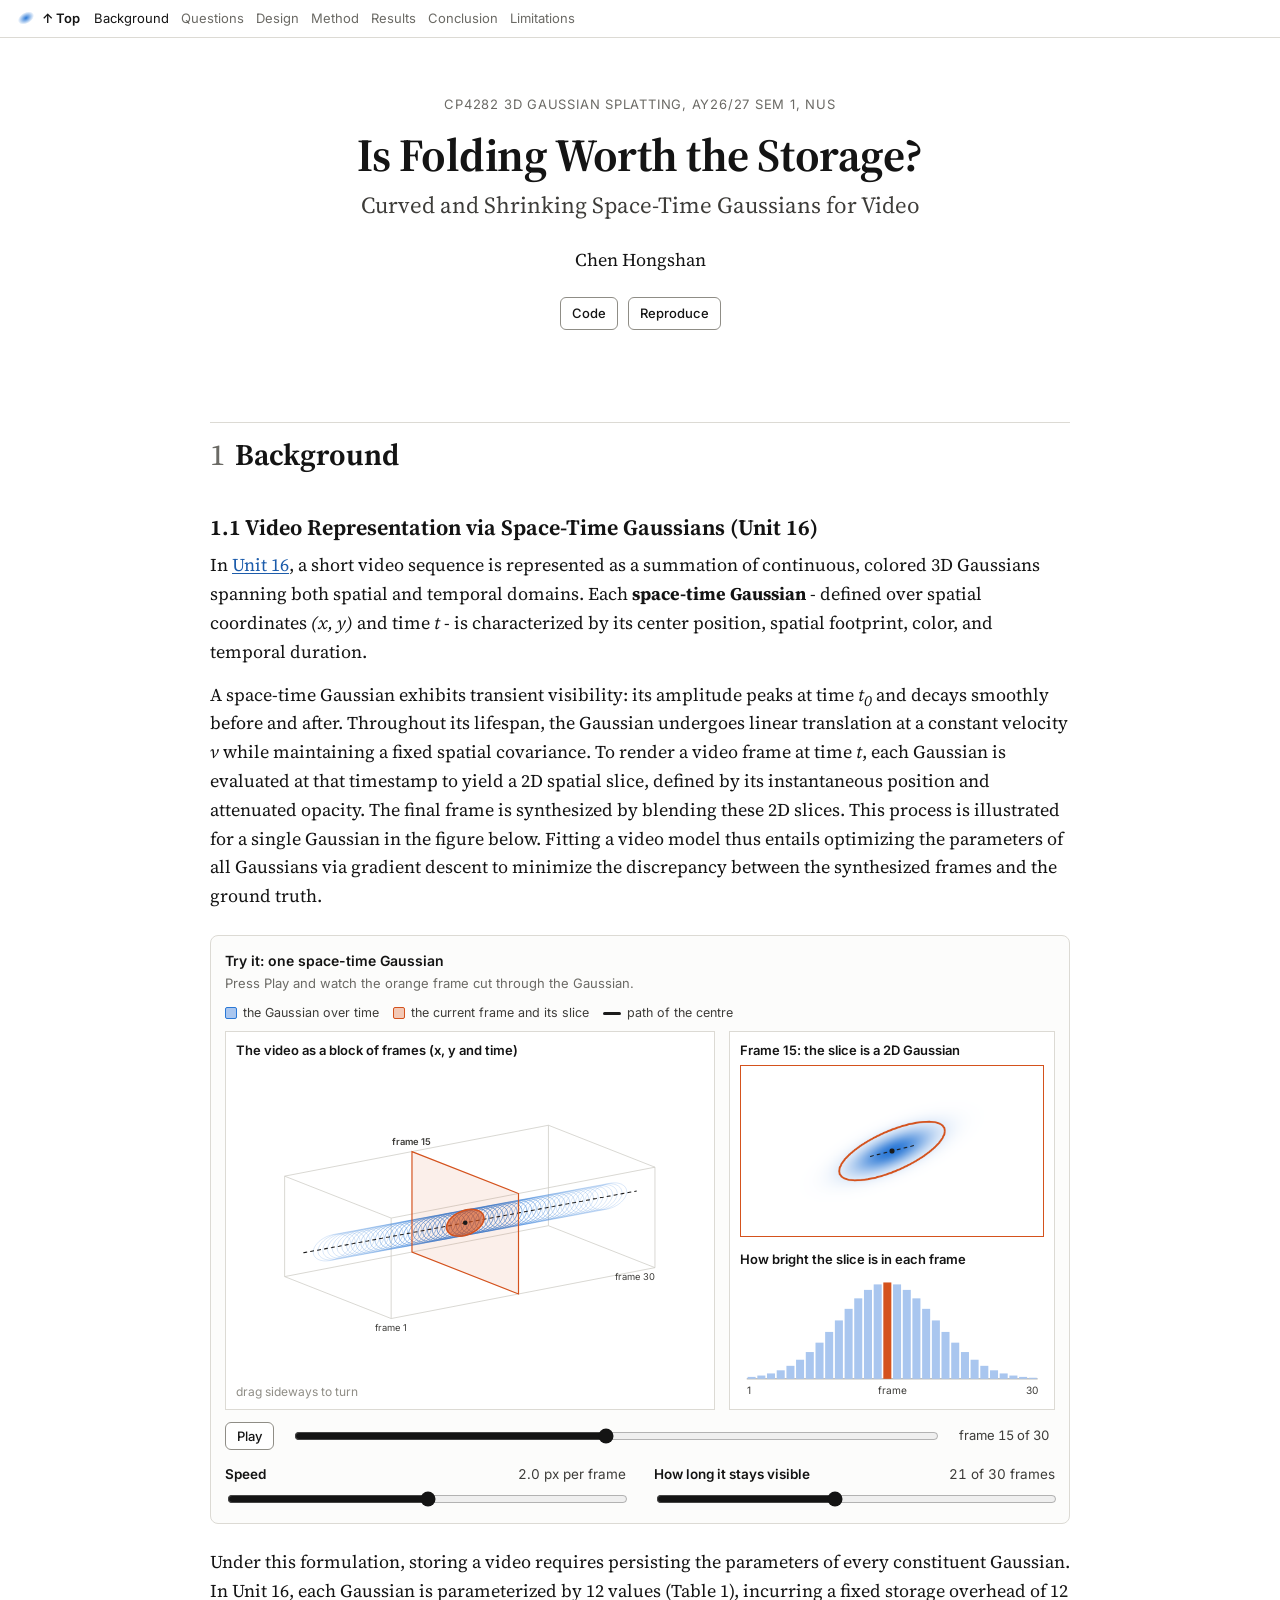
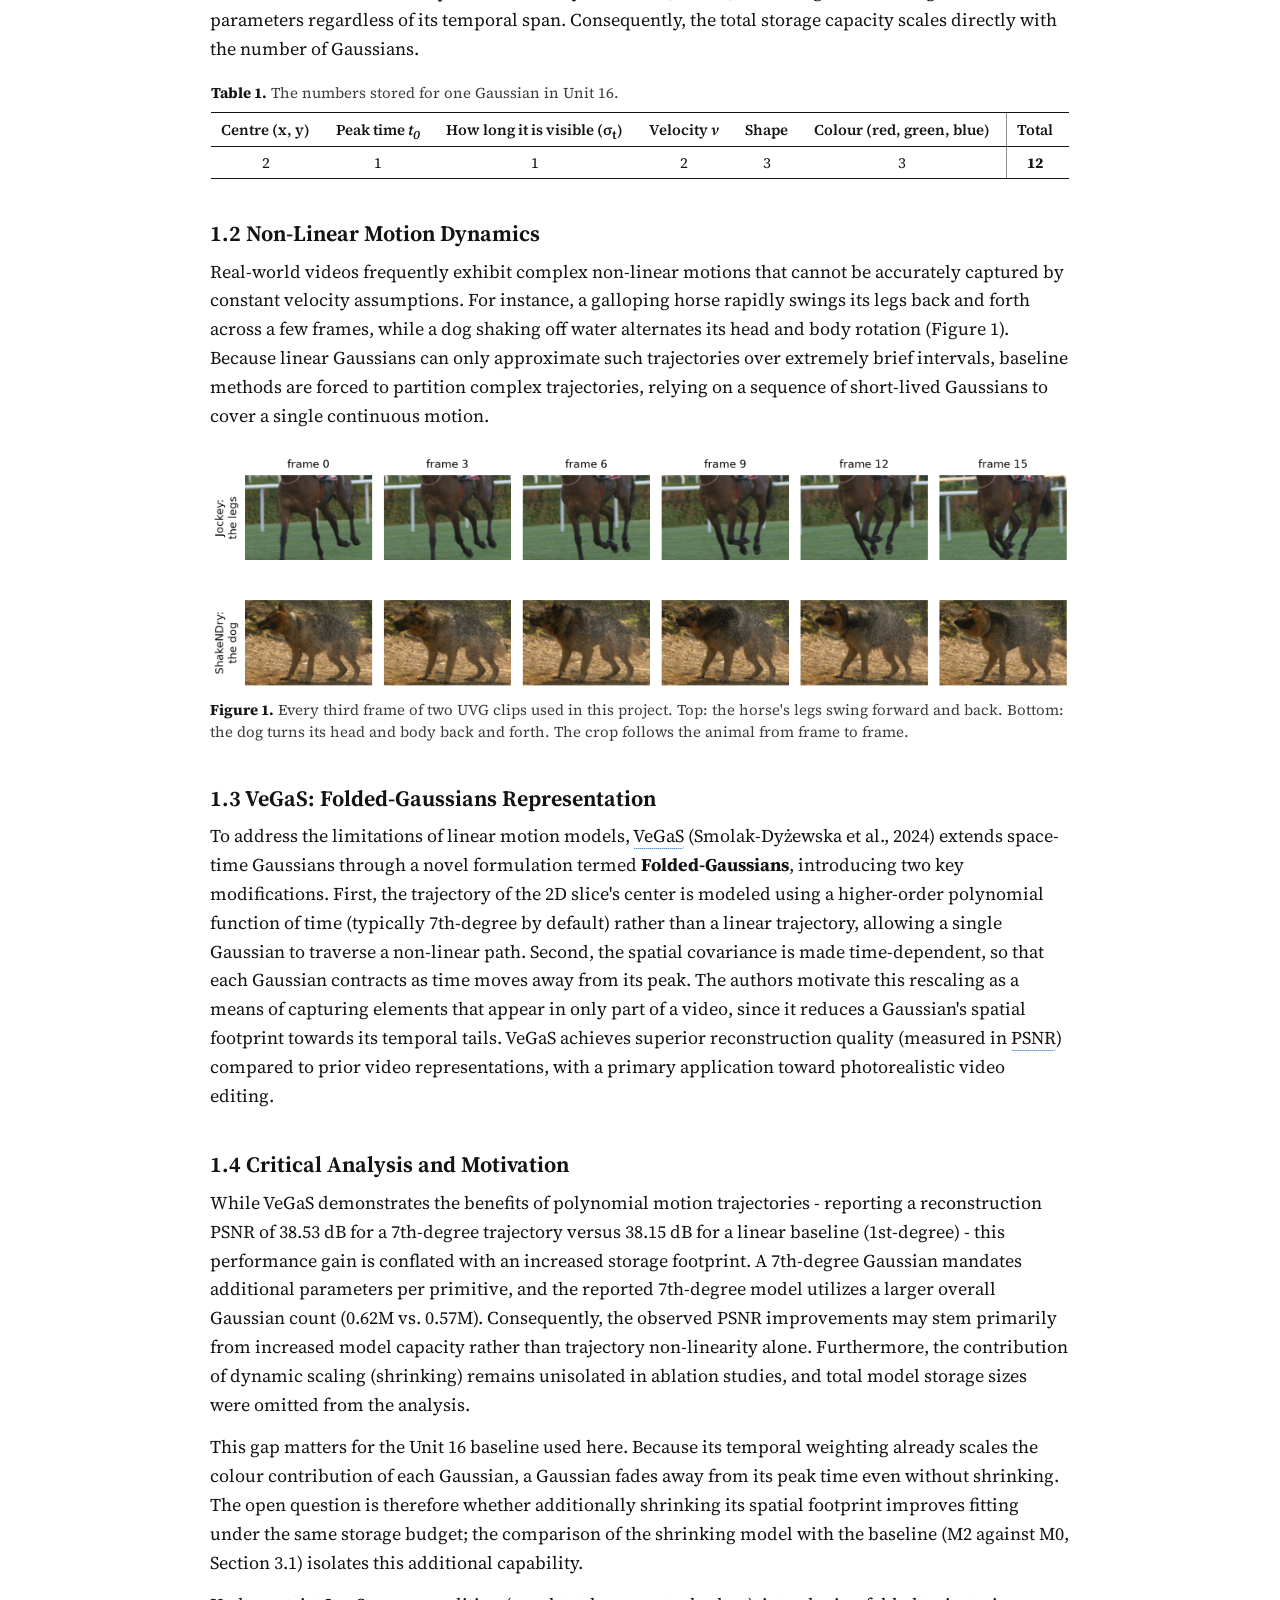
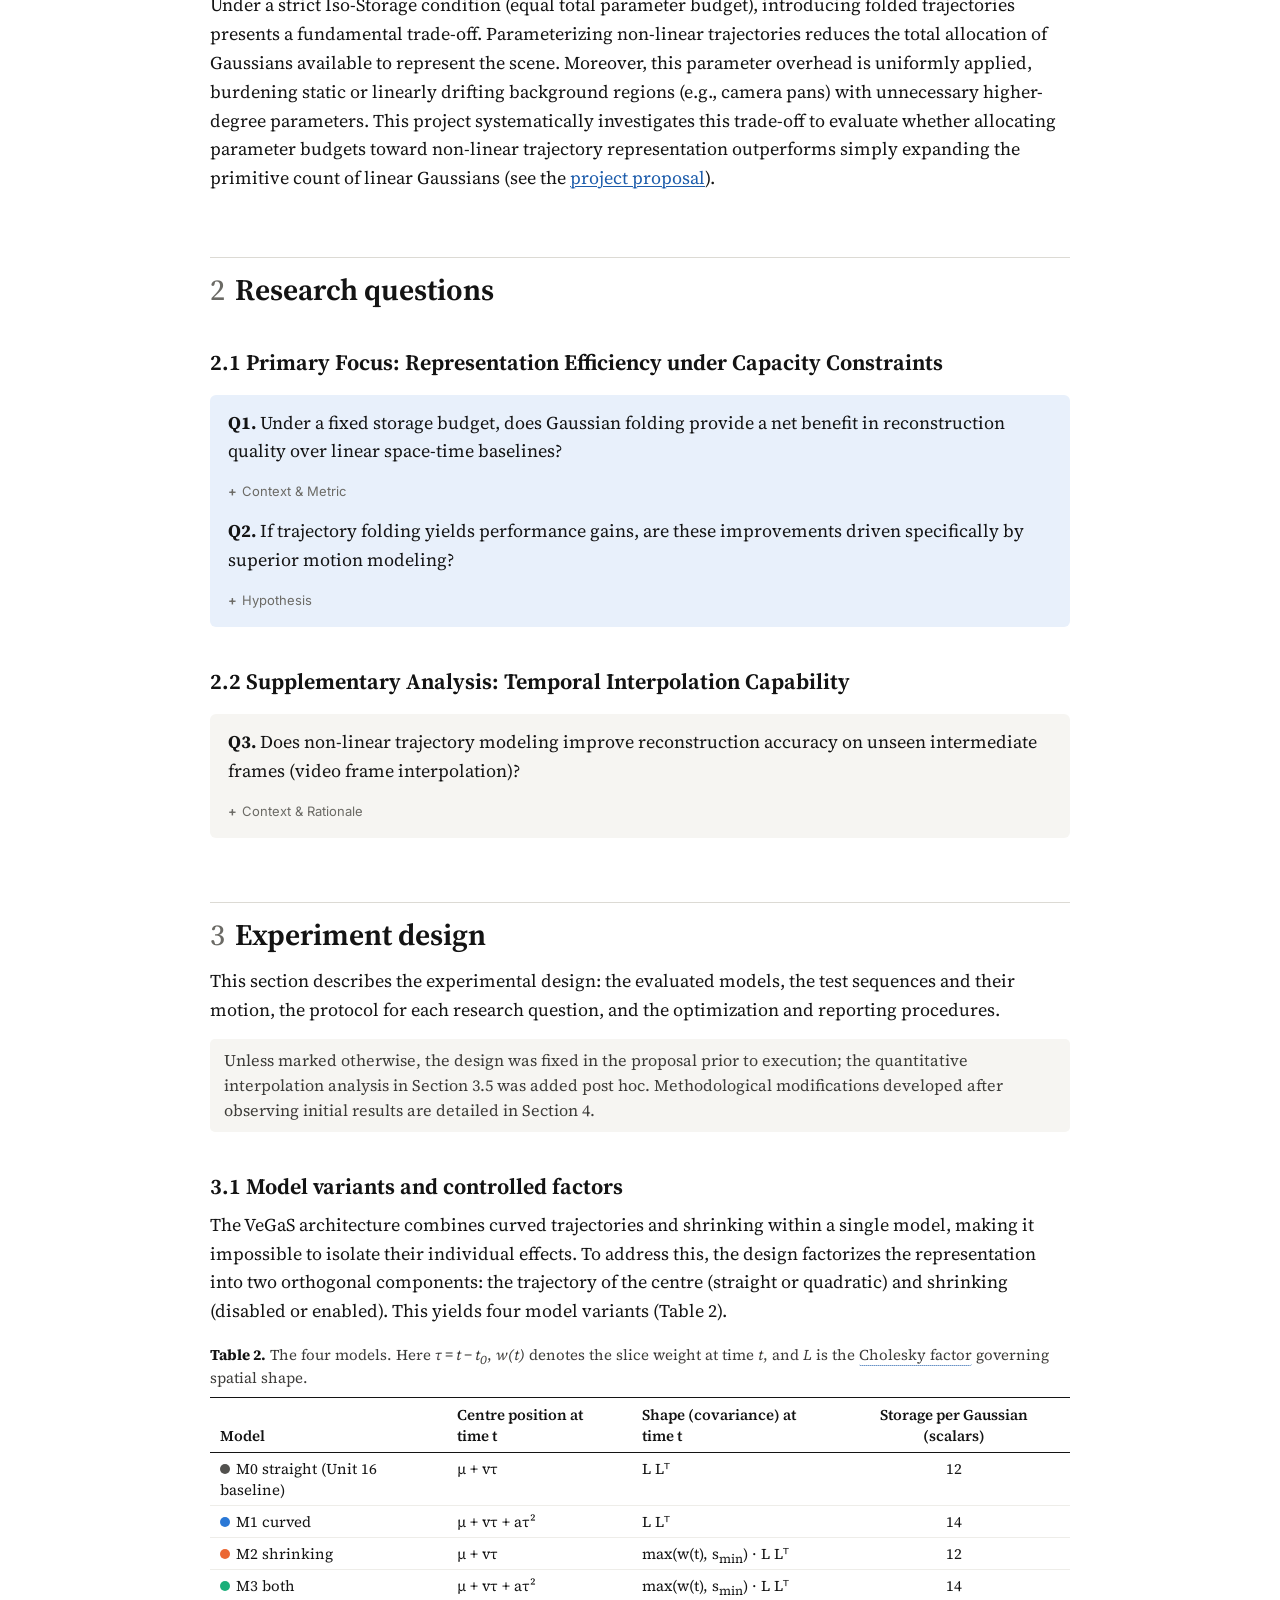
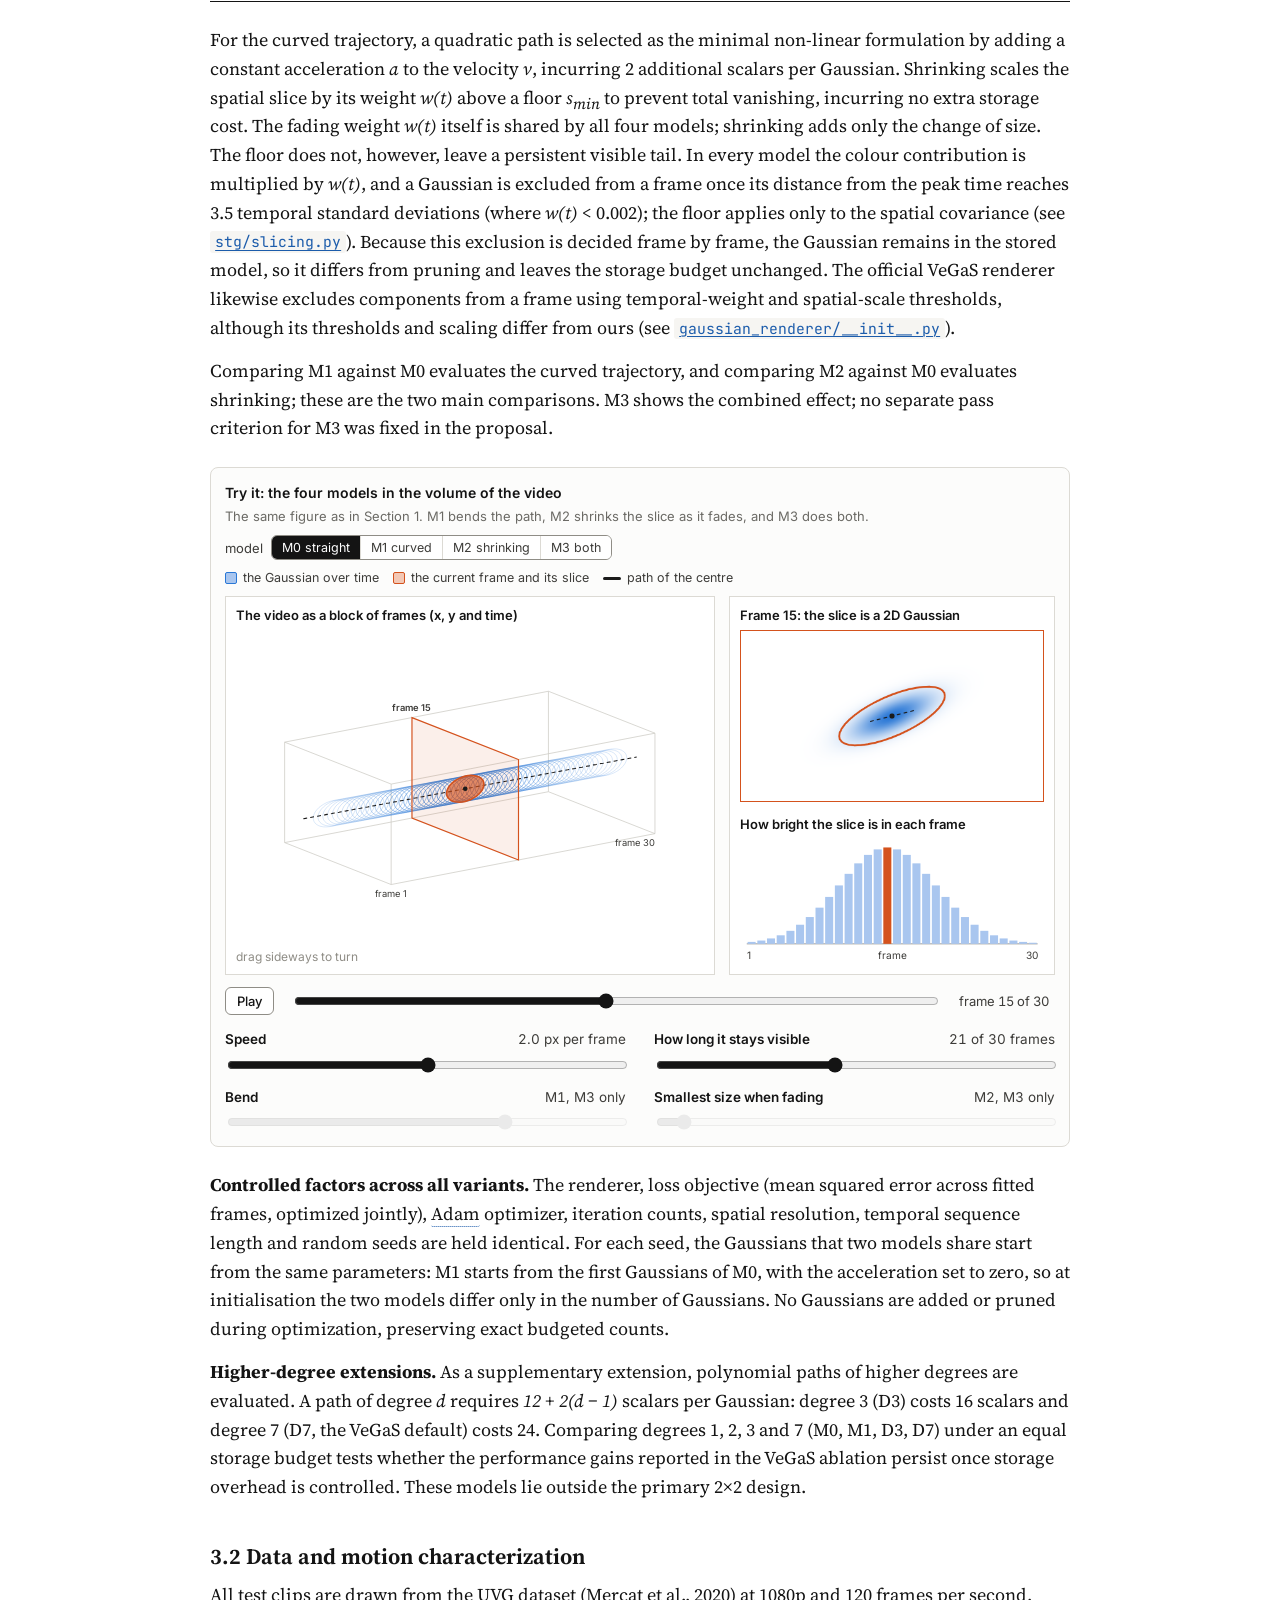
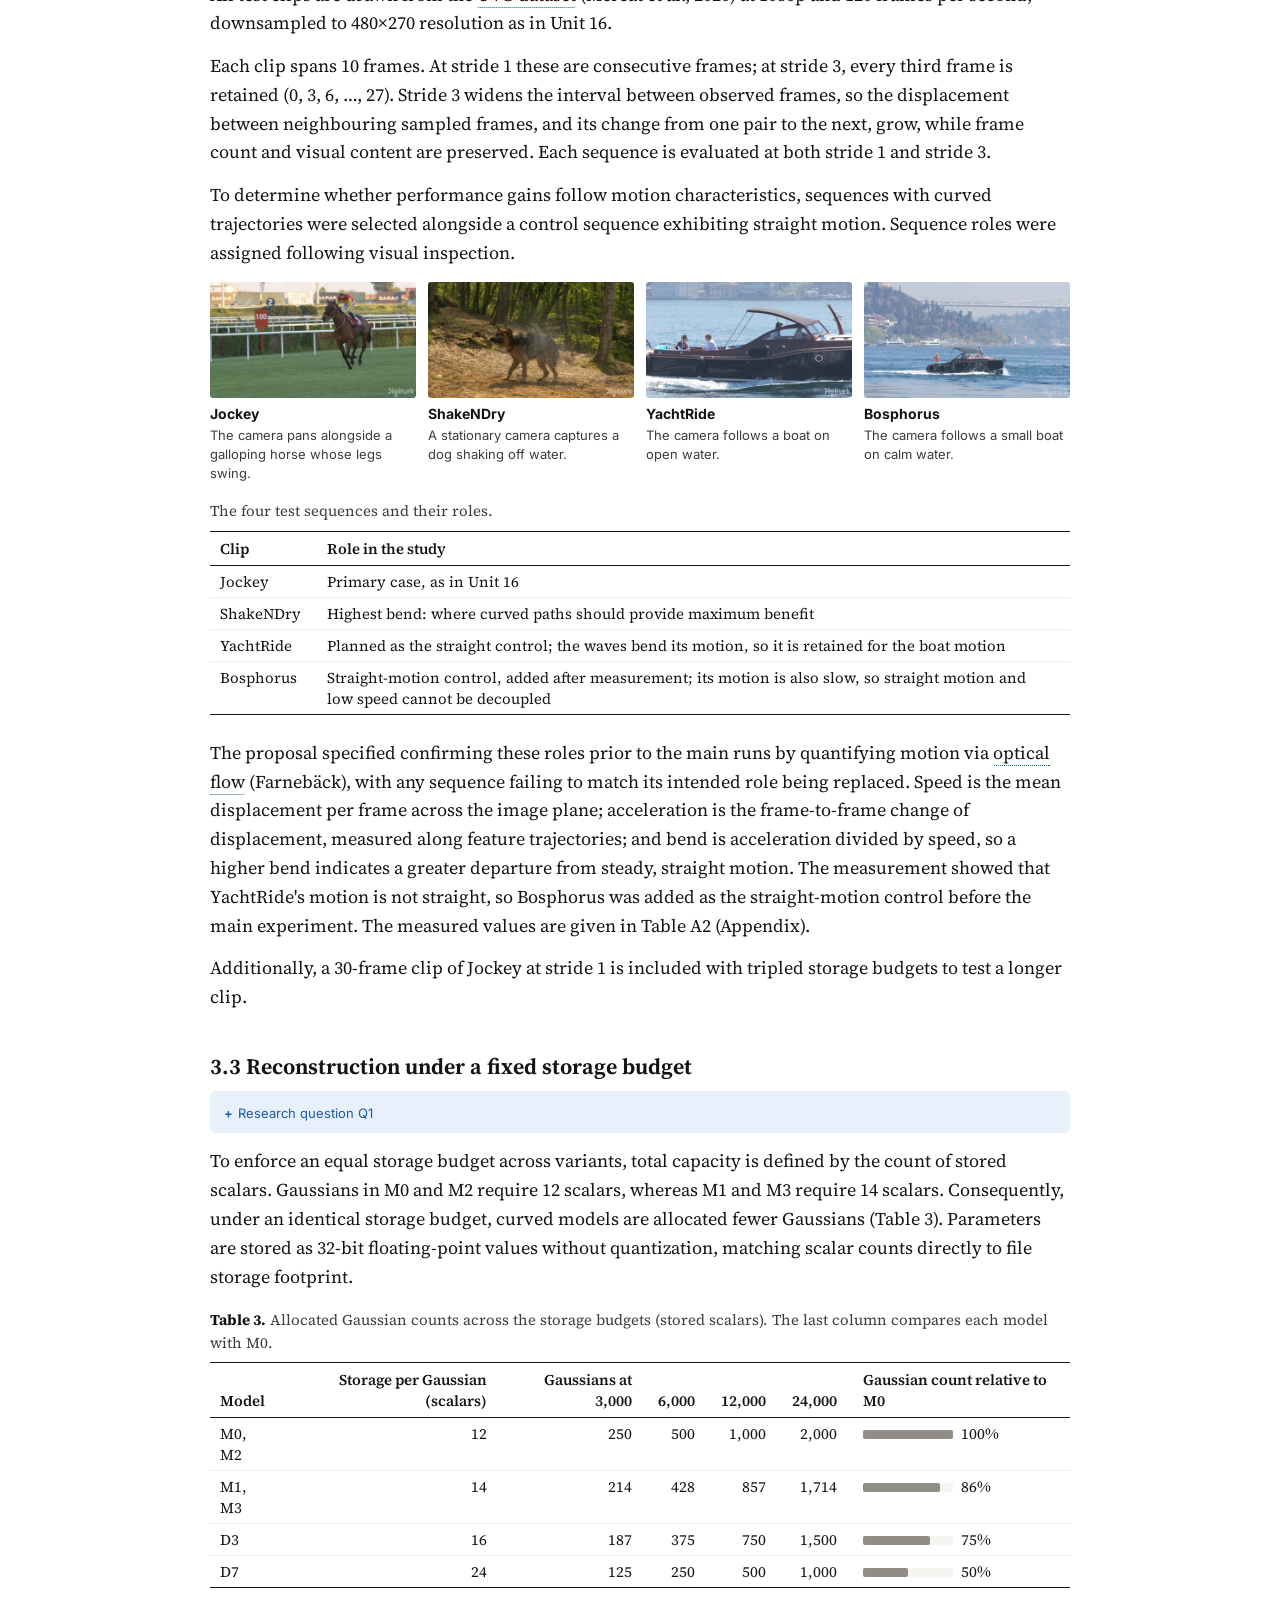
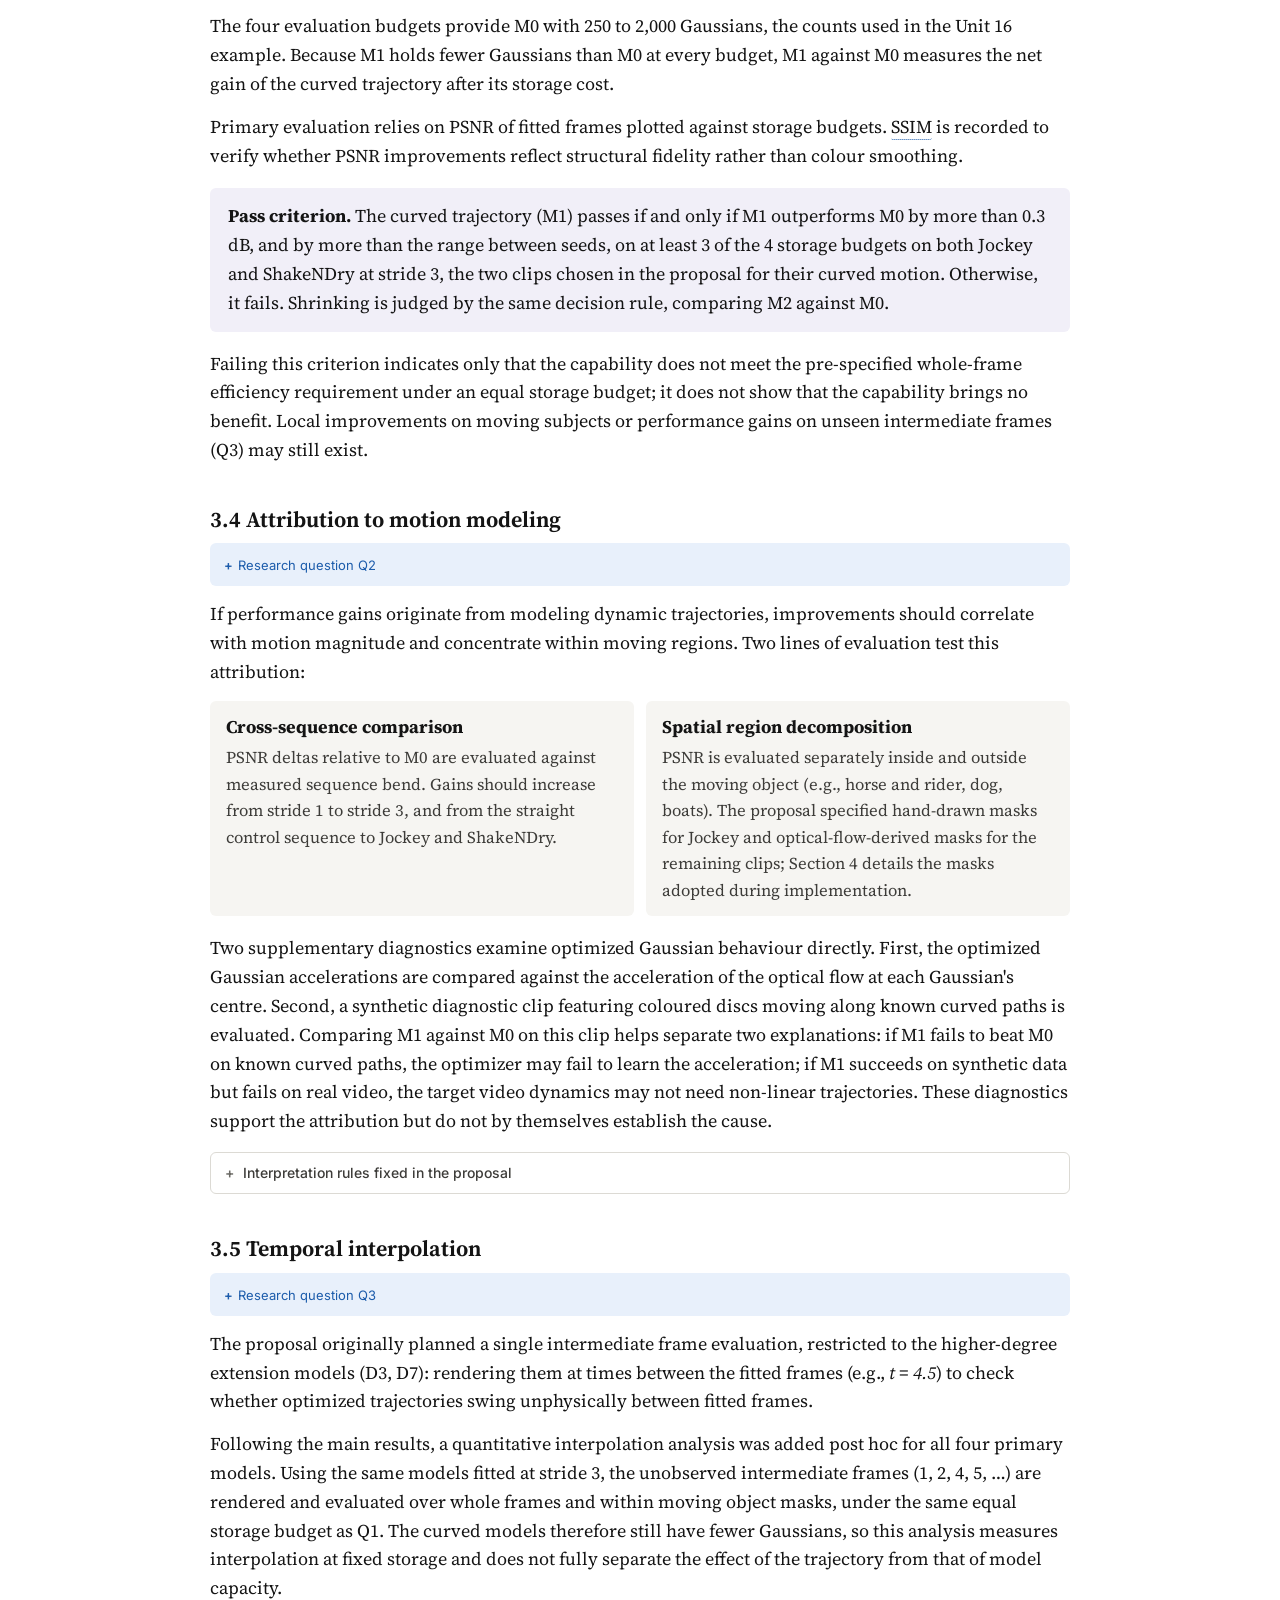
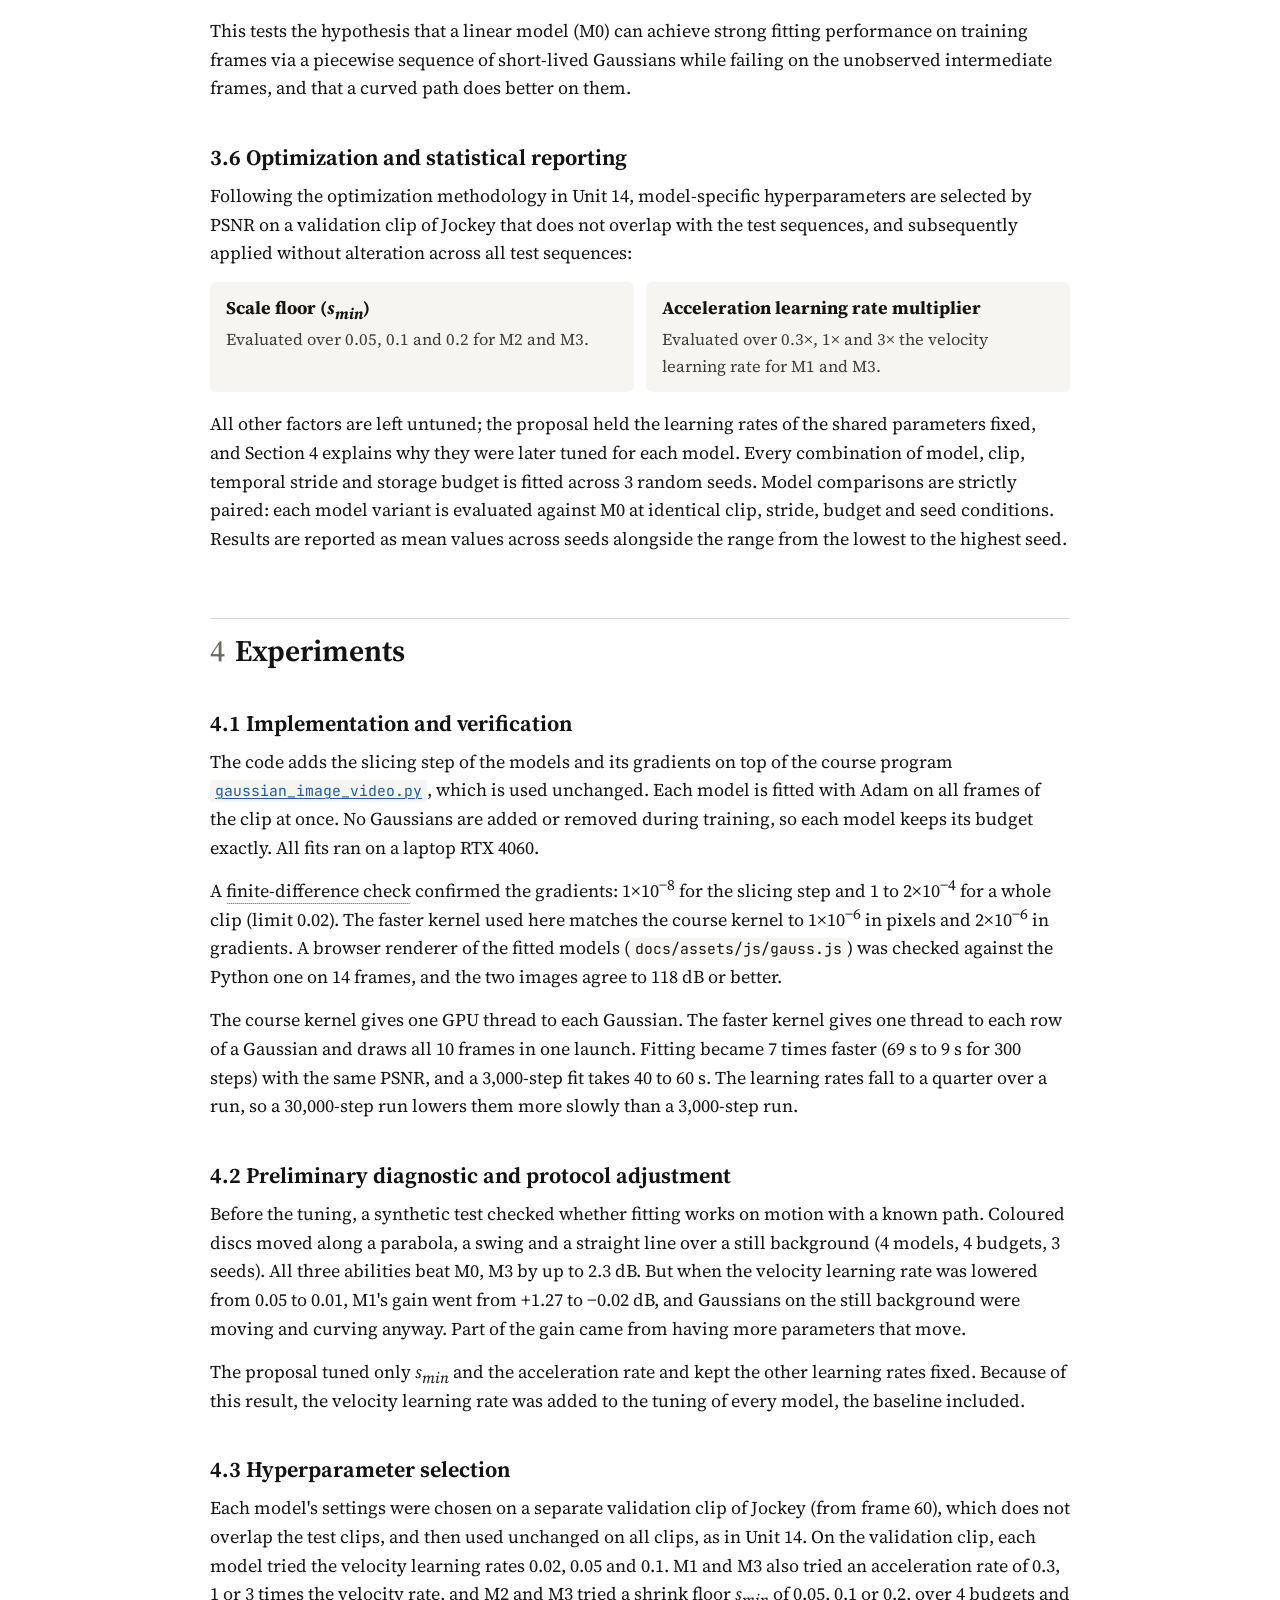
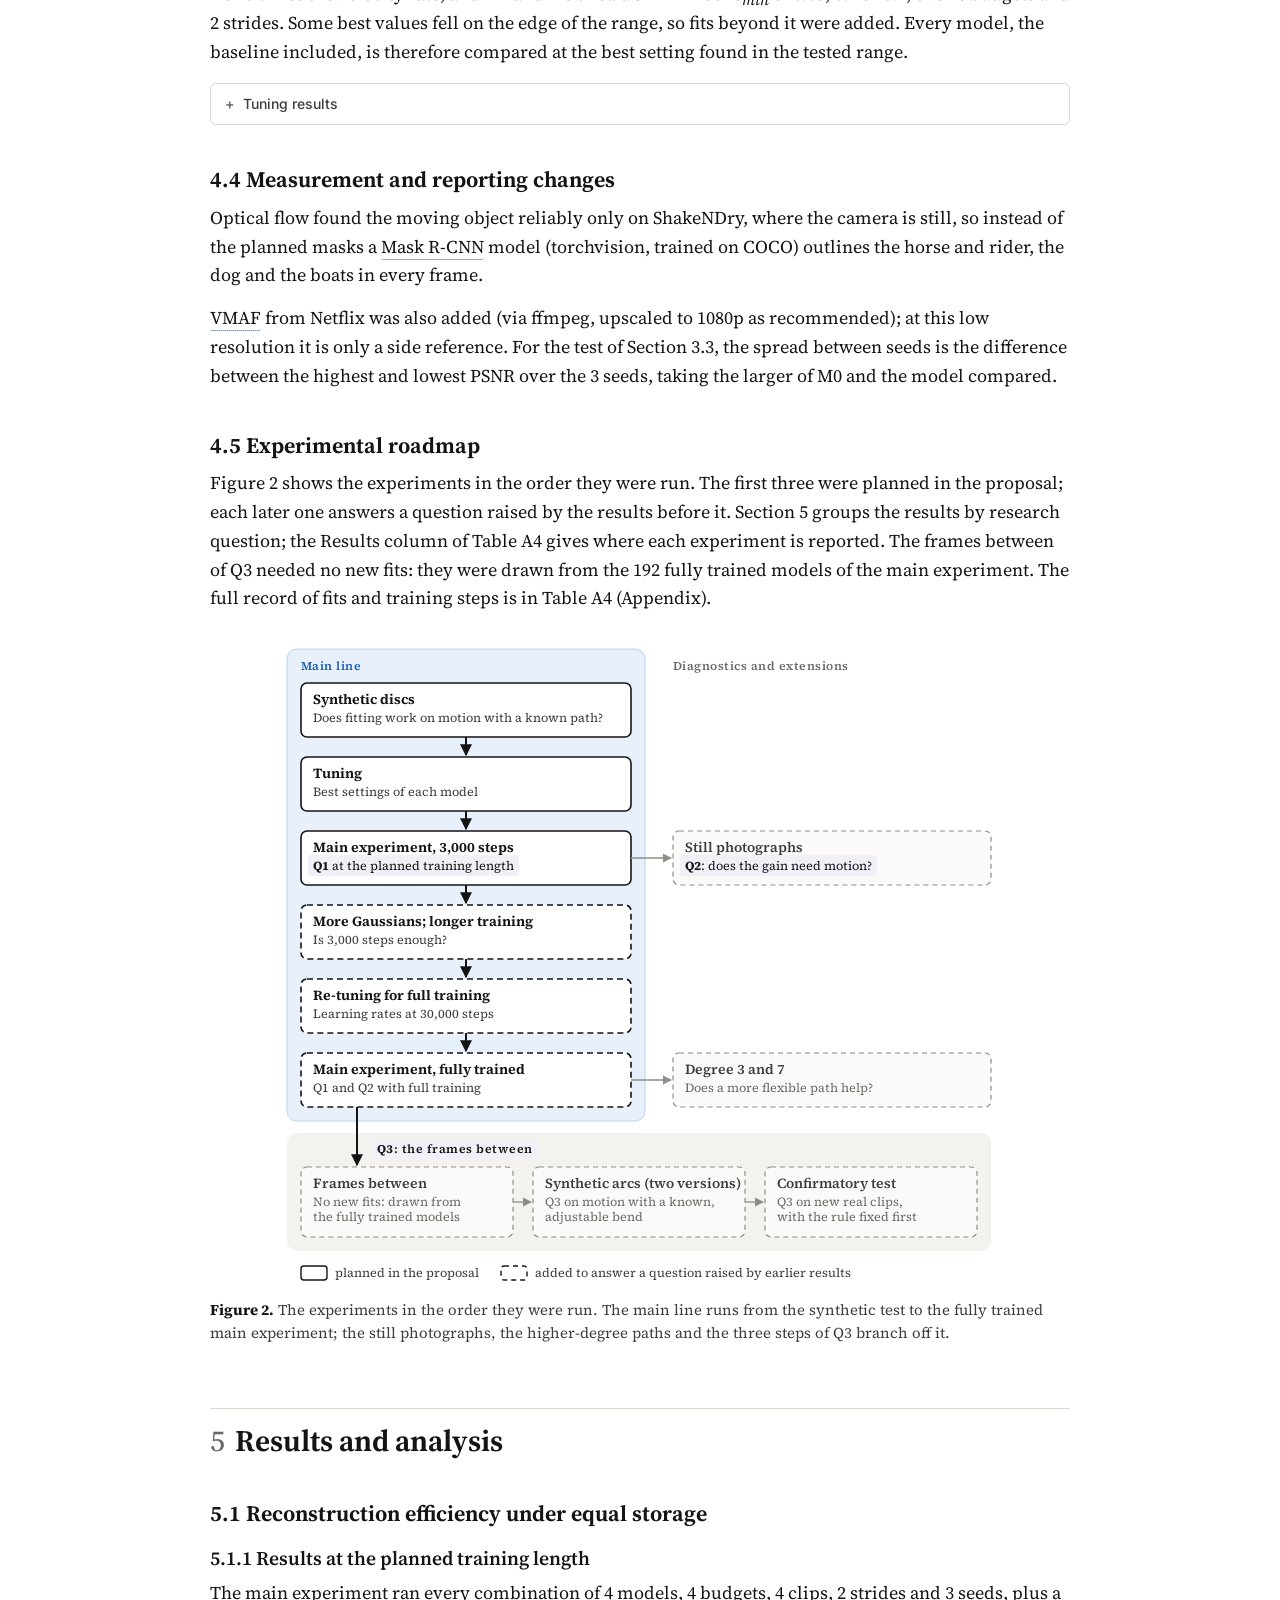
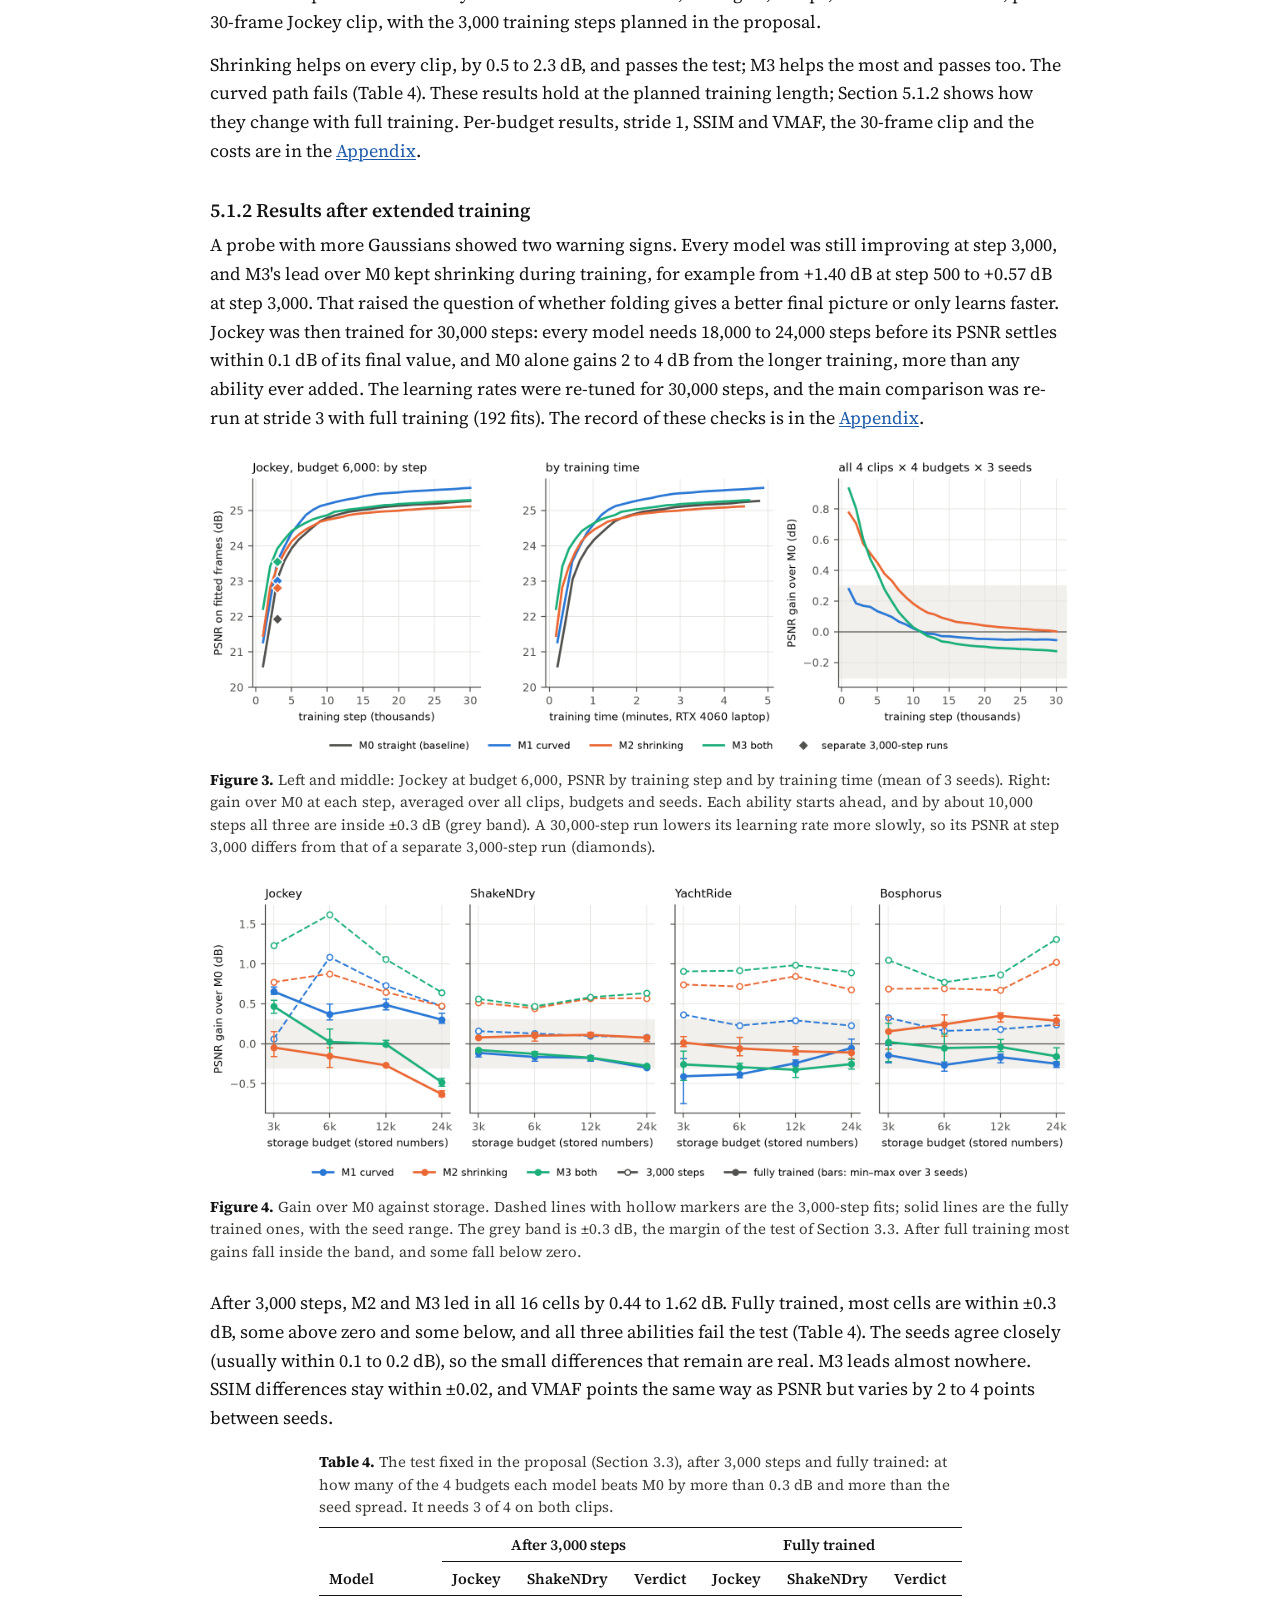
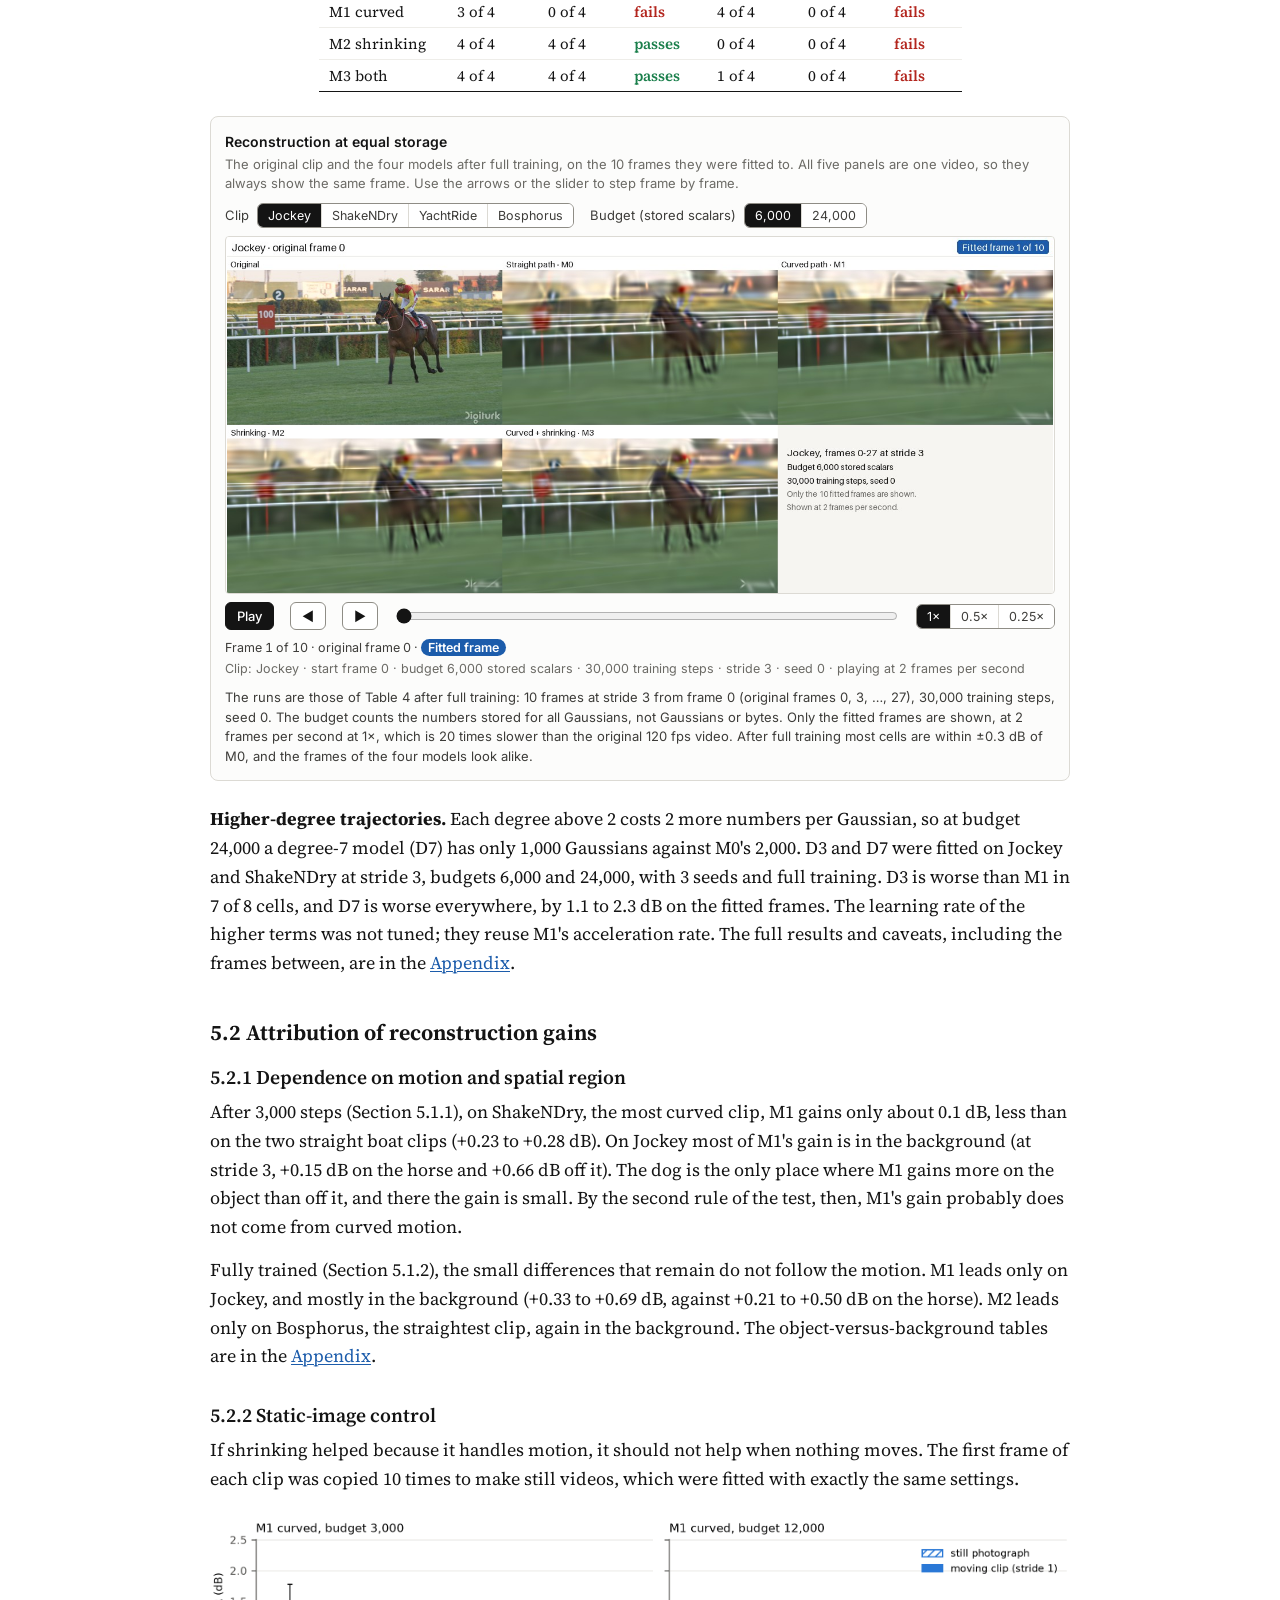
<file: docs/index.html>
<!doctype html>
<html lang="en">
<head>
<meta charset="utf-8">
<meta name="viewport" content="width=device-width, initial-scale=1">
<title>Is Folding Worth the Storage?</title>
<meta name="description" content="Curved and shrinking space-time Gaussians for video, compared at equal storage. CP4282 project.">
<link rel="preconnect" href="https://fonts.googleapis.com">
<link rel="preconnect" href="https://fonts.gstatic.com" crossorigin>
<link href="https://fonts.googleapis.com/css2?family=Inter:wght@400;500;600&family=JetBrains+Mono&family=Source+Serif+4:ital,opsz,wght@0,8..60,400;0,8..60,600;0,8..60,650;1,8..60,400&display=swap" rel="stylesheet">
<link rel="stylesheet" href="assets/style.css?v=20261107k">
<link rel="icon" href="data:image/svg+xml,%3Csvg xmlns='http://www.w3.org/2000/svg' viewBox='0 0 32 32'%3E%3Cdefs%3E%3CradialGradient id='g'%3E%3Cstop offset='0' stop-color='%232a78d6'/%3E%3Cstop offset='1' stop-color='%232a78d6' stop-opacity='0'/%3E%3C/radialGradient%3E%3C/defs%3E%3Cellipse cx='16' cy='16' rx='14' ry='9' fill='url(%23g)' transform='rotate(-30 16 16)'/%3E%3C/svg%3E">
</head>
<body>

<div class="topbar">
  <div class="inner">
    <a class="brand" href="#top" aria-label="Back to top"><svg class="brand-icon" viewBox="0 0 32 32" aria-hidden="true"><defs><radialGradient id="brand-g"><stop offset="0" stop-color="#2a78d6"/><stop offset="1" stop-color="#2a78d6" stop-opacity="0"/></radialGradient></defs><ellipse cx="16" cy="16" rx="14" ry="9" fill="url(#brand-g)" transform="rotate(-30 16 16)"/></svg>↑ Top</a>
    <nav id="toc-top">
      <a href="#background">Background</a>
      <a href="#questions">Questions</a>
      <a href="#design">Design</a>
      <a href="#method">Method</a>
      <a href="#results">Results</a>
      <a href="#conclusion">Conclusion</a>
      <a href="#limitations">Limitations</a>
    </nav>
  </div>
</div>

<aside class="side side-left" aria-label="Contents">
  <svg class="bone" aria-hidden="true"></svg>
  <nav id="toc">
    <a href="#background"><span class="n">1</span>Background</a>
    <a href="#questions"><span class="n">2</span>Research questions</a>
    <a href="#design"><span class="n">3</span>Experiment design</a>
    <a href="#method"><span class="n">4</span>Experiments</a>
    <a href="#results"><span class="n">5</span>Results and analysis</a>
    <a href="#conclusion"><span class="n">6</span>Conclusion</a>
    <a href="#limitations"><span class="n">7</span>Limitations and AI use</a>
    <a href="#reproduce"><span class="n"></span>Appendix</a>
  </nav>
</aside>
<aside class="side side-right" aria-label="On this page">
  <div class="side-title">On this page</div>
  <nav id="otp"></nav>
  <div class="side-title side-title-2">In this section</div>
  <nav id="its"></nav>
</aside>

<main id="top">

<section class="chapter">
<header class="title">
  <div class="venue">CP4282 3D Gaussian Splatting, AY26/27 sem 1, NUS</div>
  <h1>Is Folding Worth the Storage?</h1>
  <p class="subtitle">Curved and Shrinking Space-Time Gaussians for Video</p>
  <div class="authors">Chen Hongshan</div>
  <div class="links">
    <a class="btn" href="https://github.com/ChenHongshan333/cp4282-project">Code</a>
    <a class="btn" href="#reproduce">Reproduce</a>
  </div>
</header>
</section>

<!-- ================================================================ 1 BACKGROUND -->
<section class="chapter" id="background">
<h2><span class="num">1</span>Background</h2>

<h3>1.1 Video Representation via Space-Time Gaussians (Unit 16)</h3>
<p>In <a href="https://weitsang.github.io/gaussian-splatting-notes/unit-16/">Unit 16</a>, a short video sequence is represented as a summation of continuous, colored 3D Gaussians spanning both spatial and temporal domains. Each <b>space-time Gaussian</b> - defined over spatial coordinates <span class="math">(x, y)</span> and time <span class="math">t</span> - is characterized by its center position, spatial footprint, color, and temporal duration.</p>
<p>A space-time Gaussian exhibits transient visibility: its amplitude peaks at time <span class="math">t<sub>0</sub></span> and decays smoothly before and after. Throughout its lifespan, the Gaussian undergoes linear translation at a constant velocity <span class="math">v</span> while maintaining a fixed spatial covariance. To render a video frame at time <span class="math">t</span>, each Gaussian is evaluated at that timestamp to yield a 2D spatial slice, defined by its instantaneous position and attenuated opacity. The final frame is synthesized by blending these 2D slices. This process is illustrated for a single Gaussian in the figure below. Fitting a video model thus entails optimizing the parameters of all Gaussians via gradient descent to minimize the discrepancy between the synthesized frames and the ground truth.</p>

<div class="widget w-volume" id="w-volume-m0">
  <div class="wtitle">Try it: one space-time Gaussian</div>
  <div class="whelp">Press Play and watch the orange frame cut through the Gaussian.</div>
  <div class="legend">
    <span class="key"><span class="swatch" style="background:#a9c6ef;border:1px solid #2a78d6"></span>the Gaussian over time</span>
    <span class="key"><span class="swatch" style="background:#f3c8b5;border:1px solid #d4521d"></span>the current frame and its slice</span>
    <span class="key"><span class="line" style="background:#1b1b1b"></span>path of the centre</span>
  </div>
  <div class="vol-grid">
    <div class="vol-main"><div class="vlabel">The video as a block of frames (x, y and time)</div><svg class="vol-svg" viewBox="0 0 600 300" role="img" aria-label="A space-time Gaussian in the block of frames"></svg></div>
    <div class="vol-side">
      <div class="vlabel vol-frame-label"></div>
      <canvas class="vol-slice" width="480" height="270"></canvas>
      <div class="vlabel">How bright the slice is in each frame</div>
      <svg class="vol-weight" viewBox="0 0 360 150" role="img" aria-label="How bright the slice is in each frame"></svg>
    </div>
  </div>
  <div class="controls vol-time"><button class="btn vol-play">Play</button><input type="range" class="long" data-k="frame" min="1" max="30" step="1" value="15"><output data-out="frame"></output></div>
  <div class="sliders">
    <label><span><span>Speed</span> <output data-out="speed"></output></span><input type="range" data-k="speed" min="0" max="4" step="0.1" value="2"></label>
    <label><span><span>How long it stays visible</span> <output data-out="sigma"></output></span><input type="range" data-k="sigma" min="1" max="10" step="0.5" value="5"></label>
  </div>
</div>

<p>Under this formulation, storing a video requires persisting the parameters of every constituent Gaussian. In Unit 16, each Gaussian is parameterized by 12 values (Table 1), incurring a fixed storage overhead of 12 parameters regardless of its temporal span. Consequently, the total storage capacity scales directly with the number of Gaussians.</p>
<div class="table-wrap" data-short="Numbers per Gaussian">
<table class="across">
<caption><b>Table 1.</b> The numbers stored for one Gaussian in Unit 16.</caption>
<thead><tr><th>Centre (x, y)</th><th>Peak time <span class="math">t<sub>0</sub></span></th><th>How long it is visible (σ<sub>t</sub>)</th><th>Velocity <span class="math">v</span></th><th>Shape</th><th>Colour (red, green, blue)</th><th>Total</th></tr></thead>
<tbody>
<tr><td>2</td><td>1</td><td>1</td><td>2</td><td>3</td><td>3</td><td><b>12</b></td></tr>
</tbody>
</table>
</div>

<h3>1.2 Non-Linear Motion Dynamics</h3>
<p>Real-world videos frequently exhibit complex non-linear motions that cannot be accurately captured by constant velocity assumptions. For instance, a galloping horse rapidly swings its legs back and forth across a few frames, while a dog shaking off water alternates its head and body rotation (Figure 1). Because linear Gaussians can only approximate such trajectories over extremely brief intervals, baseline methods are forced to partition complex trajectories, relying on a sequence of short-lived Gaussians to cover a single continuous motion.</p>
<figure data-short="Horse legs and shaking dog">
  <img src="figures/motion.png" alt="The legs of a galloping horse and a shaking dog over six frames">
  <figcaption><b>Figure 1.</b> Every third frame of two UVG clips used in this project. Top: the horse's legs swing forward and back. Bottom: the dog turns its head and body back and forth. The crop follows the animal from frame to frame.</figcaption>
</figure>

<h3>1.3 VeGaS: Folded-Gaussians Representation</h3>
<p>To address the limitations of linear motion models, <span class="term" data-term="vegas" tabindex="0" role="button" aria-expanded="false">VeGaS</span> (Smolak-Dyżewska et al., 2024) extends space-time Gaussians through a novel formulation termed <b>Folded-Gaussians</b>, introducing two key modifications. First, the trajectory of the 2D slice's center is modeled using a higher-order polynomial function of time (typically 7th-degree by default) rather than a linear trajectory, allowing a single Gaussian to traverse a non-linear path. Second, the spatial covariance is made time-dependent, so that each Gaussian contracts as time moves away from its peak. The authors motivate this rescaling as a means of capturing elements that appear in only part of a video, since it reduces a Gaussian's spatial footprint towards its temporal tails. VeGaS achieves superior reconstruction quality (measured in <span class="term" data-term="psnr" tabindex="0" role="button" aria-expanded="false">PSNR</span>) compared to prior video representations, with a primary application toward photorealistic video editing.</p>

<h3>1.4 Critical Analysis and Motivation</h3>
<p>While VeGaS demonstrates the benefits of polynomial motion trajectories - reporting a reconstruction PSNR of 38.53 dB for a 7th-degree trajectory versus 38.15 dB for a linear baseline (1st-degree) - this performance gain is conflated with an increased storage footprint. A 7th-degree Gaussian mandates additional parameters per primitive, and the reported 7th-degree model utilizes a larger overall Gaussian count (0.62M vs. 0.57M). Consequently, the observed PSNR improvements may stem primarily from increased model capacity rather than trajectory non-linearity alone. Furthermore, the contribution of dynamic scaling (shrinking) remains unisolated in ablation studies, and total model storage sizes were omitted from the analysis.</p>
<p>This gap matters for the Unit 16 baseline used here. Because its temporal weighting already scales the colour contribution of each Gaussian, a Gaussian fades away from its peak time even without shrinking. The open question is therefore whether additionally shrinking its spatial footprint improves fitting under the same storage budget; the comparison of the shrinking model with the baseline (M2 against M0, Section 3.1) isolates this additional capability.</p>
<p>Under a strict Iso-Storage condition (equal total parameter budget), introducing folded trajectories presents a fundamental trade-off. Parameterizing non-linear trajectories reduces the total allocation of Gaussians available to represent the scene. Moreover, this parameter overhead is uniformly applied, burdening static or linearly drifting background regions (e.g., camera pans) with unnecessary higher-degree parameters. This project systematically investigates this trade-off to evaluate whether allocating parameter budgets toward non-linear trajectory representation outperforms simply expanding the primitive count of linear Gaussians (see the <a href="assets/CP4282_project_proposal_hongshan.pdf">project proposal</a>).</p>
</section>

<!-- ================================================================ 2 QUESTIONS -->
<section class="chapter" id="questions">
<h2><span class="num">2</span>Research questions</h2>
<h3>2.1 Primary Focus: Representation Efficiency under Capacity Constraints</h3>
<div class="callout finding">
<p><b>Q1.</b> Under a fixed storage budget, does Gaussian folding provide a net benefit in reconstruction quality over linear space-time baselines?</p>
<details class="why"><summary>Context &amp; Metric</summary><p>Treating fitted Gaussians as a compact scene representation, each model is evaluated by its reconstruction PSNR on training frames under an identical total parameter/storage footprint. This explicitly tests whether parameterizing dynamic trajectories (curved paths, dynamic temporal scaling, or both) outweighs the loss of spatial resolution caused by reducing the total primitive count.</p></details>
<p><b>Q2.</b> If trajectory folding yields performance gains, are these improvements driven specifically by superior motion modeling?</p>
<details class="why"><summary>Hypothesis</summary><p>If gains stem from faithful physical trajectory modeling rather than generic capacity allocation, the PSNR advantage should scale with scene motion magnitude (higher velocity and curvature) and concentrate overwhelmingly within dynamic foreground regions rather than static/linearly drifting backgrounds.</p></details>
</div>
<h3>2.2 Supplementary Analysis: Temporal Interpolation Capability</h3>
<div class="callout">
<p><b>Q3.</b> Does non-linear trajectory modeling improve reconstruction accuracy on unseen intermediate frames (video frame interpolation)?</p>
<details class="why"><summary>Context &amp; Rationale</summary><p>When trained on temporally sub-sampled frames (e.g., at a stride of 3: frames <span class="math">0, 3, 6, …</span>), a linear baseline may approximate complex curves on the training frames with a sequence of short-lived Gaussians. If so, it should draw the unobserved intermediate timestamps (<span class="math">1, 2, 4, 5, …</span>) poorly, while a model that has captured the motion should not. These frames are scored with the same models and the same storage as in Q1, so a gain here is direct evidence on whether folded models capture the underlying motion dynamics (informing Q2).</p></details>
</div>
</section>

<!-- ================================================================ 3 DESIGN -->
<section class="chapter" id="design">
<h2><span class="num">3</span>Experiment design</h2>
<p>This section describes the experimental design: the evaluated models, the test sequences and their motion, the protocol for each research question, and the optimization and reporting procedures.</p>
<p class="note">Unless marked otherwise, the design was fixed in the proposal prior to execution; the quantitative interpolation analysis in Section 3.5 was added post hoc. Methodological modifications developed after observing initial results are detailed in Section 4.</p>

<h3>3.1 Model variants and controlled factors</h3>
<p>The VeGaS architecture combines curved trajectories and shrinking within a single model, making it impossible to isolate their individual effects. To address this, the design factorizes the representation into two orthogonal components: the trajectory of the centre (straight or quadratic) and shrinking (disabled or enabled). This yields four model variants (Table 2).</p>
<div class="table-wrap" data-short="The four models">
<table class="mid-num">
<caption><b>Table 2.</b> The four models. Here <span class="math">τ = t − t<sub>0</sub></span>, <span class="math">w(t)</span> denotes the slice weight at time <span class="math">t</span>, and <span class="math">L</span> is the <span class="term" data-term="cholesky" tabindex="0" role="button" aria-expanded="false">Cholesky factor</span> governing spatial shape.</caption>
<thead><tr><th>Model</th><th>Centre position at time t</th><th>Shape (covariance) at time t</th><th class="num">Storage per Gaussian (scalars)</th></tr></thead>
<tbody>
<tr><td><span class="chip" style="background:var(--m0)"></span>M0 straight (Unit 16 baseline)</td><td>μ + vτ</td><td>L Lᵀ</td><td class="num">12</td></tr>
<tr><td><span class="chip" style="background:var(--m1)"></span>M1 curved</td><td>μ + vτ + aτ²</td><td>L Lᵀ</td><td class="num">14</td></tr>
<tr><td><span class="chip" style="background:var(--m2)"></span>M2 shrinking</td><td>μ + vτ</td><td>max(w(t), s<sub>min</sub>) · L Lᵀ</td><td class="num">12</td></tr>
<tr><td><span class="chip" style="background:var(--m3)"></span>M3 both</td><td>μ + vτ + aτ²</td><td>max(w(t), s<sub>min</sub>) · L Lᵀ</td><td class="num">14</td></tr>
</tbody>
</table>
</div>
<p>For the curved trajectory, a quadratic path is selected as the minimal non-linear formulation by adding a constant acceleration <span class="math">a</span> to the velocity <span class="math">v</span>, incurring 2 additional scalars per Gaussian. Shrinking scales the spatial slice by its weight <span class="math">w(t)</span> above a floor <span class="math">s<sub>min</sub></span> to prevent total vanishing, incurring no extra storage cost. The fading weight <span class="math">w(t)</span> itself is shared by all four models; shrinking adds only the change of size. The floor does not, however, leave a persistent visible tail. In every model the colour contribution is multiplied by <span class="math">w(t)</span>, and a Gaussian is excluded from a frame once its distance from the peak time reaches 3.5 temporal standard deviations (where <span class="math">w(t)</span> &lt; 0.002); the floor applies only to the spatial covariance (see <a href="https://github.com/ChenHongshan333/cp4282-project/blob/master/stg/slicing.py"><code>stg/slicing.py</code></a>). Because this exclusion is decided frame by frame, the Gaussian remains in the stored model, so it differs from pruning and leaves the storage budget unchanged. The official VeGaS renderer likewise excludes components from a frame using temporal-weight and spatial-scale thresholds, although its thresholds and scaling differ from ours (see <a href="https://github.com/gmum/VeGaS/blob/main/gaussian_renderer/__init__.py"><code>gaussian_renderer/__init__.py</code></a>).</p>
<p>Comparing M1 against M0 evaluates the curved trajectory, and comparing M2 against M0 evaluates shrinking; these are the two main comparisons. M3 shows the combined effect; no separate pass criterion for M3 was fixed in the proposal.</p>

<div class="widget w-volume" id="w-volume-models">
  <div class="wtitle">Try it: the four models in the volume of the video</div>
  <div class="whelp">The same figure as in Section 1. M1 bends the path, M2 shrinks the slice as it fades, and M3 does both.</div>
  <div class="controls"><div class="control"><span class="clabel">model</span><div class="seg vol-model"><button data-v="M0" aria-pressed="true">M0 straight</button><button data-v="M1" aria-pressed="false">M1 curved</button><button data-v="M2" aria-pressed="false">M2 shrinking</button><button data-v="M3" aria-pressed="false">M3 both</button></div></div></div>
  <div class="legend">
    <span class="key"><span class="swatch" style="background:#a9c6ef;border:1px solid #2a78d6"></span>the Gaussian over time</span>
    <span class="key"><span class="swatch" style="background:#f3c8b5;border:1px solid #d4521d"></span>the current frame and its slice</span>
    <span class="key"><span class="line" style="background:#1b1b1b"></span>path of the centre</span>
  </div>
  <div class="vol-grid">
    <div class="vol-main"><div class="vlabel">The video as a block of frames (x, y and time)</div><svg class="vol-svg" viewBox="0 0 600 300" role="img" aria-label="A space-time Gaussian of the chosen model in the block of frames"></svg></div>
    <div class="vol-side">
      <div class="vlabel vol-frame-label"></div>
      <canvas class="vol-slice" width="480" height="270"></canvas>
      <div class="vlabel">How bright the slice is in each frame <span class="vol-weight-key" style="font-weight:400;color:var(--muted)">(line: size of the slice)</span></div>
      <svg class="vol-weight" viewBox="0 0 360 150" role="img" aria-label="How bright the slice is in each frame"></svg>
    </div>
  </div>
  <div class="controls vol-time"><button class="btn vol-play">Play</button><input type="range" class="long" data-k="frame" min="1" max="30" step="1" value="15"><output data-out="frame"></output></div>
  <div class="sliders">
    <label><span><span>Speed</span> <output data-out="speed"></output></span><input type="range" data-k="speed" min="0" max="4" step="0.1" value="2"></label>
    <label><span><span>How long it stays visible</span> <output data-out="sigma"></output></span><input type="range" data-k="sigma" min="1" max="10" step="0.5" value="5"></label>
    <label><span><span>Bend</span> <output data-out="bend"></output></span><input type="range" data-k="bend" min="0" max="0.4" step="0.01" value="0.28"></label>
    <label><span><span>Smallest size when fading</span> <output data-out="smin"></output></span><input type="range" data-k="smin" min="0.05" max="1" step="0.05" value="0.1"></label>
  </div>
</div>

<p><b>Controlled factors across all variants.</b> The renderer, loss objective (mean squared error across fitted frames, optimized jointly), <span class="term" data-term="adam" tabindex="0" role="button" aria-expanded="false">Adam</span> optimizer, iteration counts, spatial resolution, temporal sequence length and random seeds are held identical. For each seed, the Gaussians that two models share start from the same parameters: M1 starts from the first Gaussians of M0, with the acceleration set to zero, so at initialisation the two models differ only in the number of Gaussians. No Gaussians are added or pruned during optimization, preserving exact budgeted counts.</p>
<p><b>Higher-degree extensions.</b> As a supplementary extension, polynomial paths of higher degrees are evaluated. A path of degree <span class="math">d</span> requires <span class="math">12 + 2(d − 1)</span> scalars per Gaussian: degree 3 (D3) costs 16 scalars and degree 7 (D7, the VeGaS default) costs 24. Comparing degrees 1, 2, 3 and 7 (M0, M1, D3, D7) under an equal storage budget tests whether the performance gains reported in the VeGaS ablation persist once storage overhead is controlled. These models lie outside the primary 2×2 design.</p>

<h3>3.2 Data and motion characterization</h3>
<p>All test clips are drawn from the <span class="term" data-term="uvg" tabindex="0" role="button" aria-expanded="false">UVG dataset</span> (Mercat et al., 2020) at 1080p and 120 frames per second, downsampled to 480×270 resolution as in Unit 16.</p>
<p>Each clip spans 10 frames. At stride 1 these are consecutive frames; at stride 3, every third frame is retained (0, 3, 6, …, 27). Stride 3 widens the interval between observed frames, so the displacement between neighbouring sampled frames, and its change from one pair to the next, grow, while frame count and visual content are preserved. Each sequence is evaluated at both stride 1 and stride 3.</p>
<p>To determine whether performance gains follow motion characteristics, sequences with curved trajectories were selected alongside a control sequence exhibiting straight motion. Sequence roles were assigned following visual inspection.</p>
<div class="cards">
  <div class="card"><img src="figures/clip_jockey.webp" alt="Jockey frame" loading="lazy"><b>Jockey</b><span>The camera pans alongside a galloping horse whose legs swing.</span></div>
  <div class="card"><img src="figures/clip_shakendry.webp" alt="ShakeNDry frame" loading="lazy"><b>ShakeNDry</b><span>A stationary camera captures a dog shaking off water.</span></div>
  <div class="card"><img src="figures/clip_yachtride.webp" alt="YachtRide frame" loading="lazy"><b>YachtRide</b><span>The camera follows a boat on open water.</span></div>
  <div class="card"><img src="figures/clip_bosphorus.webp" alt="Bosphorus frame" loading="lazy"><b>Bosphorus</b><span>The camera follows a small boat on calm water.</span></div>
</div>
<div class="table-wrap">
<table>
<caption>The four test sequences and their roles.</caption>
<thead><tr><th>Clip</th><th>Role in the study</th></tr></thead>
<tbody>
<tr><td>Jockey</td><td>Primary case, as in Unit 16</td></tr>
<tr><td>ShakeNDry</td><td>Highest bend: where curved paths should provide maximum benefit</td></tr>
<tr><td>YachtRide</td><td>Planned as the straight control; the waves bend its motion, so it is retained for the boat motion</td></tr>
<tr><td>Bosphorus</td><td>Straight-motion control, added after measurement; its motion is also slow, so straight motion and low speed cannot be decoupled</td></tr>
</tbody>
</table>
</div>
<p>The proposal specified confirming these roles prior to the main runs by quantifying motion via <span class="term" data-term="flow" tabindex="0" role="button" aria-expanded="false">optical flow</span> (Farnebäck), with any sequence failing to match its intended role being replaced. Speed is the mean displacement per frame across the image plane; acceleration is the frame-to-frame change of displacement, measured along feature trajectories; and bend is acceleration divided by speed, so a higher bend indicates a greater departure from steady, straight motion. The measurement showed that YachtRide's motion is not straight, so Bosphorus was added as the straight-motion control before the main experiment. The measured values are given in Table A2 (Appendix).</p>
<p>Additionally, a 30-frame clip of Jockey at stride 1 is included with tripled storage budgets to test a longer clip.</p>

<h3>3.3 Reconstruction under a fixed storage budget</h3>
<details class="why rq"><summary>Research question Q1</summary><p>Under a fixed storage budget, does Gaussian folding provide a net benefit in reconstruction quality over linear space-time baselines?</p></details>
<p>To enforce an equal storage budget across variants, total capacity is defined by the count of stored scalars. Gaussians in M0 and M2 require 12 scalars, whereas M1 and M3 require 14 scalars. Consequently, under an identical storage budget, curved models are allocated fewer Gaussians (Table 3). Parameters are stored as 32-bit floating-point values without quantization, matching scalar counts directly to file storage footprint.</p>
<div class="table-wrap" data-short="Gaussians per budget">
<table class="budget">
<caption><b>Table 3.</b> Allocated Gaussian counts across the storage budgets (stored scalars). The last column compares each model with M0.</caption>
<thead><tr><th>Model</th><th class="num">Storage per Gaussian (scalars)</th><th class="num">Gaussians at 3,000</th><th class="num">6,000</th><th class="num">12,000</th><th class="num">24,000</th><th>Gaussian count relative to M0</th></tr></thead>
<tbody>
<tr><td>M0, M2</td><td class="num">12</td><td class="num">250</td><td class="num">500</td><td class="num">1,000</td><td class="num">2,000</td><td><span class="rbar"><i style="width:100%"></i></span>100%</td></tr>
<tr><td>M1, M3</td><td class="num">14</td><td class="num">214</td><td class="num">428</td><td class="num">857</td><td class="num">1,714</td><td><span class="rbar"><i style="width:86%"></i></span>86%</td></tr>
<tr><td>D3</td><td class="num">16</td><td class="num">187</td><td class="num">375</td><td class="num">750</td><td class="num">1,500</td><td><span class="rbar"><i style="width:75%"></i></span>75%</td></tr>
<tr><td>D7</td><td class="num">24</td><td class="num">125</td><td class="num">250</td><td class="num">500</td><td class="num">1,000</td><td><span class="rbar"><i style="width:50%"></i></span>50%</td></tr>
</tbody>
</table>
</div>
<p>The four evaluation budgets provide M0 with 250 to 2,000 Gaussians, the counts used in the Unit 16 example. Because M1 holds fewer Gaussians than M0 at every budget, M1 against M0 measures the net gain of the curved trajectory after its storage cost.</p>
<p>Primary evaluation relies on PSNR of fitted frames plotted against storage budgets. <span class="term" data-term="ssim" tabindex="0" role="button" aria-expanded="false">SSIM</span> is recorded to verify whether PSNR improvements reflect structural fidelity rather than colour smoothing.</p>
<div class="rule">
<p><b>Pass criterion.</b> The curved trajectory (M1) passes if and only if M1 outperforms M0 by more than 0.3 dB, and by more than the range between seeds, on at least 3 of the 4 storage budgets on both Jockey and ShakeNDry at stride 3, the two clips chosen in the proposal for their curved motion. Otherwise, it fails. Shrinking is judged by the same decision rule, comparing M2 against M0.</p>
</div>
<p>Failing this criterion indicates only that the capability does not meet the pre-specified whole-frame efficiency requirement under an equal storage budget; it does not show that the capability brings no benefit. Local improvements on moving subjects or performance gains on unseen intermediate frames (Q3) may still exist.</p>

<h3>3.4 Attribution to motion modeling</h3>
<details class="why rq"><summary>Research question Q2</summary><p>If trajectory folding yields performance gains, are these improvements driven specifically by superior motion modeling?</p></details>
<p>If performance gains originate from modeling dynamic trajectories, improvements should correlate with motion magnitude and concentrate within moving regions. Two lines of evaluation test this attribution:</p>
<div class="evi">
<div class="evi-card"><b>Cross-sequence comparison</b><p>PSNR deltas relative to M0 are evaluated against measured sequence bend. Gains should increase from stride 1 to stride 3, and from the straight control sequence to Jockey and ShakeNDry.</p></div>
<div class="evi-card"><b>Spatial region decomposition</b><p>PSNR is evaluated separately inside and outside the moving object (e.g., horse and rider, dog, boats). The proposal specified hand-drawn masks for Jockey and optical-flow-derived masks for the remaining clips; Section 4 details the masks adopted during implementation.</p></div>
</div>
<p>Two supplementary diagnostics examine optimized Gaussian behaviour directly. First, the optimized Gaussian accelerations are compared against the acceleration of the optical flow at each Gaussian's centre. Second, a synthetic diagnostic clip featuring coloured discs moving along known curved paths is evaluated. Comparing M1 against M0 on this clip helps separate two explanations: if M1 fails to beat M0 on known curved paths, the optimizer may fail to learn the acceleration; if M1 succeeds on synthetic data but fails on real video, the target video dynamics may not need non-linear trajectories. These diagnostics support the attribution but do not by themselves establish the cause.</p>
<details class="more supp"><summary>Interpretation rules fixed in the proposal</summary><div class="body">
<ol>
<li>If a modeling capability passes only on specific clips or exclusively at stride 3, it provides targeted benefit for those motion profiles rather than a general improvement.</li>
<li>If M1 yields gains on the straight-motion control clip, the improvement is likely not caused by curved motion, requiring identification of the underlying cause before drawing conclusions.</li>
<li>If performance gains appear inside the moving object mask without increasing whole-frame PSNR, the improvement is local and fails to justify its storage overhead at the frame level.</li>
</ol>
</div></details>

<h3>3.5 Temporal interpolation</h3>
<details class="why rq"><summary>Research question Q3</summary><p>Does non-linear trajectory modeling improve reconstruction accuracy on unseen intermediate frames (video frame interpolation)?</p></details>
<p>The proposal originally planned a single intermediate frame evaluation, restricted to the higher-degree extension models (D3, D7): rendering them at times between the fitted frames (e.g., <span class="math">t = 4.5</span>) to check whether optimized trajectories swing unphysically between fitted frames.</p>
<p>Following the main results, a quantitative interpolation analysis was added post hoc for all four primary models. Using the same models fitted at stride 3, the unobserved intermediate frames (1, 2, 4, 5, …) are rendered and evaluated over whole frames and within moving object masks, under the same equal storage budget as Q1. The curved models therefore still have fewer Gaussians, so this analysis measures interpolation at fixed storage and does not fully separate the effect of the trajectory from that of model capacity.</p>
<p>This tests the hypothesis that a linear model (M0) can achieve strong fitting performance on training frames via a piecewise sequence of short-lived Gaussians while failing on the unobserved intermediate frames, and that a curved path does better on them.</p>

<h3>3.6 Optimization and statistical reporting</h3>
<p>Following the optimization methodology in Unit 14, model-specific hyperparameters are selected by PSNR on a validation clip of Jockey that does not overlap with the test sequences, and subsequently applied without alteration across all test sequences:</p>
<div class="evi">
<div class="evi-card"><b>Scale floor (<span class="math">s<sub>min</sub></span>)</b><p>Evaluated over 0.05, 0.1 and 0.2 for M2 and M3.</p></div>
<div class="evi-card"><b>Acceleration learning rate multiplier</b><p>Evaluated over 0.3×, 1× and 3× the velocity learning rate for M1 and M3.</p></div>
</div>
<p>All other factors are left untuned; the proposal held the learning rates of the shared parameters fixed, and Section 4 explains why they were later tuned for each model. Every combination of model, clip, temporal stride and storage budget is fitted across 3 random seeds. Model comparisons are strictly paired: each model variant is evaluated against M0 at identical clip, stride, budget and seed conditions. Results are reported as mean values across seeds alongside the range from the lowest to the highest seed.</p>
</section>

<!-- ================================================================ 4 METHOD -->
<section class="chapter" id="method">
<h2><span class="num">4</span>Experiments</h2>

<h3>4.1 Implementation and verification</h3>
<p>The code adds the slicing step of the models and its gradients on top of the course program <a href="https://github.com/ChenHongshan333/cp4282-project/blob/master/gaussian_image_video.py"><code>gaussian_image_video.py</code></a>, which is used unchanged. Each model is fitted with Adam on all frames of the clip at once. No Gaussians are added or removed during training, so each model keeps its budget exactly. All fits ran on a laptop RTX 4060.</p>
<p>A <span class="term" data-term="fd" tabindex="0" role="button" aria-expanded="false">finite-difference check</span> confirmed the gradients: 1×10<sup>−8</sup> for the slicing step and 1 to 2×10<sup>−4</sup> for a whole clip (limit 0.02). The faster kernel used here matches the course kernel to 1×10<sup>−6</sup> in pixels and 2×10<sup>−6</sup> in gradients. A browser renderer of the fitted models (<code>docs/assets/js/gauss.js</code>) was checked against the Python one on 14 frames, and the two images agree to 118 dB or better.</p>
<p>The course kernel gives one GPU thread to each Gaussian. The faster kernel gives one thread to each row of a Gaussian and draws all 10 frames in one launch. Fitting became 7 times faster (69 s to 9 s for 300 steps) with the same PSNR, and a 3,000-step fit takes 40 to 60 s. The learning rates fall to a quarter over a run, so a 30,000-step run lowers them more slowly than a 3,000-step run.</p>

<h3>4.2 Preliminary diagnostic and protocol adjustment</h3>
<p>Before the tuning, a synthetic test checked whether fitting works on motion with a known path. Coloured discs moved along a parabola, a swing and a straight line over a still background (4 models, 4 budgets, 3 seeds). All three abilities beat M0, M3 by up to 2.3 dB. But when the velocity learning rate was lowered from 0.05 to 0.01, M1's gain went from +1.27 to −0.02 dB, and Gaussians on the still background were moving and curving anyway. Part of the gain came from having more parameters that move.</p>
<p>The proposal tuned only <span class="math">s<sub>min</sub></span> and the acceleration rate and kept the other learning rates fixed. Because of this result, the velocity learning rate was added to the tuning of every model, the baseline included.</p>

<h3>4.3 Hyperparameter selection</h3>
<p>Each model's settings were chosen on a separate validation clip of Jockey (from frame 60), which does not overlap the test clips, and then used unchanged on all clips, as in Unit 14. On the validation clip, each model tried the velocity learning rates 0.02, 0.05 and 0.1. M1 and M3 also tried an acceleration rate of 0.3, 1 or 3 times the velocity rate, and M2 and M3 tried a shrink floor <span class="math">s<sub>min</sub></span> of 0.05, 0.1 or 0.2, over 4 budgets and 2 strides. Some best values fell on the edge of the range, so fits beyond it were added. Every model, the baseline included, is therefore compared at the best setting found in the tested range.</p>
<details class="more" id="tuning-results"><summary>Tuning results</summary><div class="body">
<div class="table-wrap"><table>
<caption><b>Table A1.</b> Settings used for the 3,000-step experiments, with the mean validation PSNR over 8 cases.</caption>
<thead><tr><th>Model</th><th class="num">Velocity rate</th><th class="num">s<sub>min</sub></th><th class="num">Acceleration ratio</th><th class="num">Validation PSNR</th><th class="num">Over M0</th></tr></thead>
<tbody>
<tr><td>M0</td><td class="num">0.1</td><td class="num">—</td><td class="num">—</td><td class="num">23.77</td><td class="num">—</td></tr>
<tr><td>M1</td><td class="num">0.2</td><td class="num">—</td><td class="num">0.3</td><td class="num">24.14</td><td class="num">+0.37</td></tr>
<tr><td>M2</td><td class="num">0.2</td><td class="num">0.1</td><td class="num">—</td><td class="num">24.76</td><td class="num">+0.99</td></tr>
<tr><td>M3</td><td class="num">0.1</td><td class="num">0.1</td><td class="num">0.3</td><td class="num">24.86</td><td class="num">+1.09</td></tr>
</tbody></table></div>
<p>The settings matter little: the best and worst setting of a model differ by 0.3 to 0.6 dB. The best values for M0 and M3 lie inside the tested range, so the baseline got its own best setting.</p>
</div></details>

<h3>4.4 Measurement and reporting changes</h3>
<p>Optical flow found the moving object reliably only on ShakeNDry, where the camera is still, so instead of the planned masks a <span class="term" data-term="maskrcnn" tabindex="0" role="button" aria-expanded="false">Mask R-CNN</span> model (torchvision, trained on COCO) outlines the horse and rider, the dog and the boats in every frame.</p>
<p><span class="term" data-term="vmaf" tabindex="0" role="button" aria-expanded="false">VMAF</span> from Netflix was also added (via ffmpeg, upscaled to 1080p as recommended); at this low resolution it is only a side reference. For the test of Section 3.3, the spread between seeds is the difference between the highest and lowest PSNR over the 3 seeds, taking the larger of M0 and the model compared.</p>

<h3>4.5 Experimental roadmap</h3>
<p>Figure 2 shows the experiments in the order they were run. The first three were planned in the proposal; each later one answers a question raised by the results before it. Section 5 groups the results by research question; the Results column of Table A4 gives where each experiment is reported. The frames between of Q3 needed no new fits: they were drawn from the 192 fully trained models of the main experiment. The full record of fits and training steps is in Table A4 (Appendix).</p>
<figure class="roadmap" data-short="Experiment roadmap">
  <svg viewBox="0 0 734 650" style="max-width:734px;margin:0 auto" role="img" aria-label="Roadmap of the experiments: the main line from the synthetic discs to the fully trained main experiment, with the still photographs, degree 3 and 7, and the three steps of Q3 as branches"><defs><marker id="rm-arrow" viewBox="0 0 10 10" refX="9" refY="5" markerWidth="7" markerHeight="7" orient="auto-start-reverse"><path d="M0 0L10 5L0 10z" fill="#8f8d86"/></marker><marker id="rm-arrow-main" viewBox="0 0 10 10" refX="9" refY="5" markerWidth="6" markerHeight="6" orient="auto-start-reverse"><path d="M0 0L10 5L0 10z" fill="#141414"/></marker></defs><rect x="14" y="10" width="358" height="472" rx="10" fill="#e8f0fb" stroke="#bcd2ef"/><text x="28" y="31" class="rm-lane rm-lane-main">Main line</text><text x="400" y="31" class="rm-lane">Diagnostics and extensions</text><rect x="28" y="44" width="330" height="54" rx="6" fill="#ffffff" stroke="#141414" stroke-width="1.6"/><text x="40" y="65" class="rm-name">Synthetic discs</text><text x="40" y="83" class="rm-q">Does fitting work on motion with a known path?</text><rect x="28" y="118" width="330" height="54" rx="6" fill="#ffffff" stroke="#141414" stroke-width="1.6"/><text x="40" y="139" class="rm-name">Tuning</text><text x="40" y="157" class="rm-q">Best settings of each model</text><rect x="28" y="192" width="330" height="54" rx="6" fill="#ffffff" stroke="#141414" stroke-width="1.6"/><text x="40" y="213" class="rm-name">Main experiment, 3,000 steps</text><text x="40" y="231" class="rm-q rm-hl"><tspan class="rm-qtag">Q1</tspan> at the planned training length</text><rect x="28" y="266" width="330" height="54" rx="6" fill="#ffffff" stroke="#141414" stroke-width="1.6" stroke-dasharray="6 4"/><text x="40" y="287" class="rm-name">More Gaussians; longer training</text><text x="40" y="305" class="rm-q">Is 3,000 steps enough?</text><rect x="28" y="340" width="330" height="54" rx="6" fill="#ffffff" stroke="#141414" stroke-width="1.6" stroke-dasharray="6 4"/><text x="40" y="361" class="rm-name">Re-tuning for full training</text><text x="40" y="379" class="rm-q">Learning rates at 30,000 steps</text><rect x="28" y="414" width="330" height="54" rx="6" fill="#ffffff" stroke="#141414" stroke-width="1.6" stroke-dasharray="6 4"/><text x="40" y="435" class="rm-name">Main experiment, fully trained</text><text x="40" y="453" class="rm-q">Q1 and Q2 with full training</text><line x1="193.0" y1="98" x2="193.0" y2="116" stroke="#141414" stroke-width="2" marker-end="url(#rm-arrow-main)"/><line x1="193.0" y1="172" x2="193.0" y2="190" stroke="#141414" stroke-width="2" marker-end="url(#rm-arrow-main)"/><line x1="193.0" y1="246" x2="193.0" y2="264" stroke="#141414" stroke-width="2" marker-end="url(#rm-arrow-main)"/><line x1="193.0" y1="320" x2="193.0" y2="338" stroke="#141414" stroke-width="2" marker-end="url(#rm-arrow-main)"/><line x1="193.0" y1="394" x2="193.0" y2="412" stroke="#141414" stroke-width="2" marker-end="url(#rm-arrow-main)"/><rect x="400" y="192" width="318" height="54" rx="6" fill="#fbfaf8" stroke="#8f8d86" stroke-width="1.2" stroke-dasharray="5 4"/><text x="412" y="213" class="rm-name rm-side">Still photographs</text><text x="412" y="231" class="rm-q rm-side rm-hl"><tspan class="rm-qtag">Q2</tspan>: does the gain need motion?</text><line x1="358" y1="219.0" x2="398" y2="219.0" stroke="#8f8d86" stroke-width="1.3" marker-end="url(#rm-arrow)"/><rect x="400" y="414" width="318" height="54" rx="6" fill="#fbfaf8" stroke="#8f8d86" stroke-width="1.2" stroke-dasharray="5 4"/><text x="412" y="435" class="rm-name rm-side">Degree 3 and 7</text><text x="412" y="453" class="rm-q rm-side">Does a more flexible path help?</text><line x1="358" y1="441.0" x2="398" y2="441.0" stroke="#8f8d86" stroke-width="1.3" marker-end="url(#rm-arrow)"/><rect x="14" y="494" width="704" height="118" rx="10" fill="#f3f2ee"/><text x="104" y="514" class="rm-lane rm-hl"><tspan class="rm-qtag">Q3</tspan>: the frames between</text><line x1="84" y1="468" x2="84" y2="526" stroke="#141414" stroke-width="2" marker-end="url(#rm-arrow-main)"/><rect x="28" y="528" width="212" height="70" rx="6" fill="#fbfaf8" stroke="#8f8d86" stroke-width="1.2" stroke-dasharray="5 4"/><text x="40" y="549" class="rm-name rm-side">Frames between</text><text x="40" y="567" class="rm-q rm-side">No new fits: drawn from</text><text x="40" y="582" class="rm-q rm-side">the fully trained models</text><rect x="260" y="528" width="212" height="70" rx="6" fill="#fbfaf8" stroke="#8f8d86" stroke-width="1.2" stroke-dasharray="5 4"/><text x="272" y="549" class="rm-name rm-side">Synthetic arcs (two versions)</text><text x="272" y="567" class="rm-q rm-side">Q3 on motion with a known,</text><text x="272" y="582" class="rm-q rm-side">adjustable bend</text><rect x="492" y="528" width="212" height="70" rx="6" fill="#fbfaf8" stroke="#8f8d86" stroke-width="1.2" stroke-dasharray="5 4"/><text x="504" y="549" class="rm-name rm-side">Confirmatory test</text><text x="504" y="567" class="rm-q rm-side">Q3 on new real clips,</text><text x="504" y="582" class="rm-q rm-side">with the rule fixed first</text><line x1="240" y1="563.0" x2="258" y2="563.0" stroke="#8f8d86" stroke-width="1.3" marker-end="url(#rm-arrow)"/><line x1="472" y1="563.0" x2="490" y2="563.0" stroke="#8f8d86" stroke-width="1.3" marker-end="url(#rm-arrow)"/><rect x="28" y="627" width="26" height="14" rx="3" fill="#fff" stroke="#141414" stroke-width="1.4"/><text x="62" y="638" class="rm-q">planned in the proposal</text><rect x="228" y="627" width="26" height="14" rx="3" fill="#fff" stroke="#141414" stroke-width="1.4" stroke-dasharray="5 4"/><text x="262" y="638" class="rm-q">added to answer a question raised by earlier results</text></svg>
  <figcaption><b>Figure 2.</b> The experiments in the order they were run. The main line runs from the synthetic test to the fully trained main experiment; the still photographs, the higher-degree paths and the three steps of Q3 branch off it.</figcaption>
</figure>
</section>

<!-- ================================================================ 5 RESULTS -->
<section class="chapter" id="results">
<h2><span class="num">5</span>Results and analysis</h2>

<h3 data-nav="5.1 Reconstruction efficiency">5.1 Reconstruction efficiency under equal storage</h3>
<h4>5.1.1 Results at the planned training length</h4>
<p>The main experiment ran every combination of 4 models, 4 budgets, 4 clips, 2 strides and 3 seeds, plus a 30-frame Jockey clip, with the 3,000 training steps planned in the proposal.</p>
<p>Shrinking helps on every clip, by 0.5 to 2.3 dB, and passes the test; M3 helps the most and passes too. The curved path fails (Table 4). These results hold at the planned training length; Section 5.1.2 shows how they change with full training. Per-budget results, stride 1, SSIM and VMAF, the 30-frame clip and the costs are in the <a href="#app-recon-3k">Appendix</a>.</p>

<h4>5.1.2 Results after extended training</h4>
<p>A probe with more Gaussians showed two warning signs. Every model was still improving at step 3,000, and M3's lead over M0 kept shrinking during training, for example from +1.40 dB at step 500 to +0.57 dB at step 3,000. That raised the question of whether folding gives a better final picture or only learns faster. Jockey was then trained for 30,000 steps: every model needs 18,000 to 24,000 steps before its PSNR settles within 0.1 dB of its final value, and M0 alone gains 2 to 4 dB from the longer training, more than any ability ever added. The learning rates were re-tuned for 30,000 steps, and the main comparison was re-run at stride 3 with full training (192 fits). The record of these checks is in the <a href="#app-convergence">Appendix</a>.</p>
<figure data-short="PSNR during training">
  <img src="figures/training.png" alt="PSNR against training step and training time, and the gain over M0 by step">
  <figcaption><b>Figure 3.</b> Left and middle: Jockey at budget 6,000, PSNR by training step and by training time (mean of 3 seeds). Right: gain over M0 at each step, averaged over all clips, budgets and seeds. Each ability starts ahead, and by about 10,000 steps all three are inside ±0.3 dB (grey band). A 30,000-step run lowers its learning rate more slowly, so its PSNR at step 3,000 differs from that of a separate 3,000-step run (diamonds).</figcaption>
</figure>
<figure data-short="Gain against storage">
  <img src="figures/gain_budget.png" alt="Gain over M0 against storage: 3,000 steps against fully trained">
  <figcaption><b>Figure 4.</b> Gain over M0 against storage. Dashed lines with hollow markers are the 3,000-step fits; solid lines are the fully trained ones, with the seed range. The grey band is ±0.3 dB, the margin of the test of Section 3.3. After full training most gains fall inside the band, and some fall below zero.</figcaption>
</figure>
<p>After 3,000 steps, M2 and M3 led in all 16 cells by 0.44 to 1.62 dB. Fully trained, most cells are within ±0.3 dB, some above zero and some below, and all three abilities fail the test (Table 4). The seeds agree closely (usually within 0.1 to 0.2 dB), so the small differences that remain are real. M3 leads almost nowhere. SSIM differences stay within ±0.02, and VMAF points the same way as PSNR but varies by 2 to 4 points between seeds.</p>
<div class="table-wrap" data-short="The test at both training lengths"><table class="mid-num">
<caption><b>Table 4.</b> The test fixed in the proposal (Section 3.3), after 3,000 steps and fully trained: at how many of the 4 budgets each model beats M0 by more than 0.3 dB and more than the seed spread. It needs 3 of 4 on both clips.</caption>
<thead><tr><th rowspan="2">Model</th><th colspan="3" style="text-align:center">After 3,000 steps</th><th colspan="3" style="text-align:center">Fully trained</th></tr>
<tr><th class="num">Jockey</th><th class="num">ShakeNDry</th><th>Verdict</th><th class="num">Jockey</th><th class="num">ShakeNDry</th><th>Verdict</th></tr></thead>
<tbody>
<tr><td>M1 curved</td><td class="num">3 of 4</td><td class="num">0 of 4</td><td><span class="fail">fails</span></td><td class="num">4 of 4</td><td class="num">0 of 4</td><td><span class="fail">fails</span></td></tr>
<tr><td>M2 shrinking</td><td class="num">4 of 4</td><td class="num">4 of 4</td><td><span class="pass">passes</span></td><td class="num">0 of 4</td><td class="num">0 of 4</td><td><span class="fail">fails</span></td></tr>
<tr><td>M3 both</td><td class="num">4 of 4</td><td class="num">4 of 4</td><td><span class="pass">passes</span></td><td class="num">1 of 4</td><td class="num">0 of 4</td><td><span class="fail">fails</span></td></tr>
</tbody>
</table></div>
<div class="widget recon" id="v-equal" data-recon="equal" data-clip="Jockey">
  <div class="wtitle">Reconstruction at equal storage</div>
  <div class="whelp">The original clip and the four models after full training, on the 10 frames they were fitted to. All five panels are one video, so they always show the same frame. Use the arrows or the slider to step frame by frame.</div>
  <div class="controls"><div class="control"><span class="clabel">Clip</span><div class="seg" data-key="clip" role="group" aria-label="Clip"><button data-value="Jockey" aria-pressed="true">Jockey</button><button data-value="ShakeNDry" aria-pressed="false">ShakeNDry</button><button data-value="YachtRide" aria-pressed="false">YachtRide</button><button data-value="Bosphorus" aria-pressed="false">Bosphorus</button></div></div><div class="control"><span class="clabel">Budget (stored scalars)</span><div class="seg" data-key="budget" role="group" aria-label="Budget (stored scalars)"><button data-value="6000" aria-pressed="true">6,000</button><button data-value="24000" aria-pressed="false">24,000</button></div></div></div>
  <div class="recon-view"><video muted playsinline loop preload="none" disablepictureinpicture tabindex="0" width="1440" height="622" aria-label="Synchronised video of the original and the reconstructions"></video></div>
  <div class="controls recon-bar">
    <button class="btn primary r-play" disabled>Play</button>
    <button class="btn r-prev" aria-label="Previous frame" title="Previous frame (←)" disabled>&#9664;</button>
    <button class="btn r-next" aria-label="Next frame" title="Next frame (→)" disabled>&#9654;</button>
    <input type="range" class="r-seek" min="0" max="9" step="1" value="0" aria-label="Frame" disabled>
    <div class="seg r-speed" role="group" aria-label="Playback speed"><button data-rate="1" aria-pressed="true">1&times;</button><button data-rate="0.5" aria-pressed="false">0.5&times;</button><button data-rate="0.25" aria-pressed="false">0.25&times;</button></div>
  </div>
  <div class="status r-readout" aria-live="polite"></div>
  <div class="r-meta"></div>
  <p class="r-note">The runs are those of Table 4 after full training: 10 frames at stride 3 from frame 0 (original frames 0, 3, &hellip;, 27), 30,000 training steps, seed 0. The budget counts the numbers stored for all Gaussians, not Gaussians or bytes. Only the fitted frames are shown, at 2 frames per second at 1&times;, which is 20 times slower than the original 120 fps video. After full training most cells are within ±0.3 dB of M0, and the frames of the four models look alike.</p>
</div>
<p><b>Higher-degree trajectories.</b> Each degree above 2 costs 2 more numbers per Gaussian, so at budget 24,000 a degree-7 model (D7) has only 1,000 Gaussians against M0's 2,000. D3 and D7 were fitted on Jockey and ShakeNDry at stride 3, budgets 6,000 and 24,000, with 3 seeds and full training. D3 is worse than M1 in 7 of 8 cells, and D7 is worse everywhere, by 1.1 to 2.3 dB on the fitted frames. The learning rate of the higher terms was not tuned; they reuse M1's acceleration rate. The full results and caveats, including the frames between, are in the <a href="#app-degree">Appendix</a>.</p>

<h3 data-nav="5.2 Attribution of gains">5.2 Attribution of reconstruction gains</h3>
<h4>5.2.1 Dependence on motion and spatial region</h4>
<p>After 3,000 steps (Section 5.1.1), on ShakeNDry, the most curved clip, M1 gains only about 0.1 dB, less than on the two straight boat clips (+0.23 to +0.28 dB). On Jockey most of M1's gain is in the background (at stride 3, +0.15 dB on the horse and +0.66 dB off it). The dog is the only place where M1 gains more on the object than off it, and there the gain is small. By the second rule of the test, then, M1's gain probably does not come from curved motion.</p>
<p>Fully trained (Section 5.1.2), the small differences that remain do not follow the motion. M1 leads only on Jockey, and mostly in the background (+0.33 to +0.69 dB, against +0.21 to +0.50 dB on the horse). M2 leads only on Bosphorus, the straightest clip, again in the background. The object-versus-background tables are in the <a href="#app-regions">Appendix</a>.</p>

<h4>5.2.2 Static-image control</h4>
<p>If shrinking helped because it handles motion, it should not help when nothing moves. The first frame of each clip was copied 10 times to make still videos, which were fitted with exactly the same settings.</p>
<figure data-short="Gains on still photos">
  <img src="figures/still.png" alt="Gains of M1 and M2 over M0 on still photographs and on the same clips in motion">
  <figcaption><b>Figure 5.</b> Gain of M1 (top) and M2 (bottom) over M0 after 3,000 steps at budgets of 3,000 and 12,000, on the still photograph (hatched) and on the same clip in motion at stride 1 (solid). Each gain is the model's PSNR minus that of M0 with the same seed; bars show the mean over 3 seeds and lines the lowest and highest. Both models gain about as much on a still photo as on the video. The in-motion gain of M1 on ShakeNDry quoted below (+0.09 dB) is the mean over all four budgets (Table A6), whereas the figure shows two of them.</figcaption>
</figure>
<p>On a still photo, M2 beats M0 by 0.6 to 1.9 dB, close to its 0.4 to 2.3 dB on the moving clips, on all 4 photos and all 3 seeds. The curved path also gains about the same with and without motion; on ShakeNDry it is +0.09 dB in motion and +0.09 to +0.13 dB still. Neither gain comes from motion. The full results are in the <a href="#app-regions">Appendix</a>.</p>

<h4>5.2.3 Learned Gaussian motion and interpretation</h4>
<p>The accelerations that M1's Gaussians learned were also compared with the motion that optical flow measures at each Gaussian's centre. Almost every Gaussian curves: over its life, its acceleration moves it 12 to 35 pixels off a straight line (median). On a nearly still background the learned acceleration is more than 10 times the real one, and its direction matches the real motion about half the time, which is what chance gives. Velocity behaves the same way. The diagnostic tables, and the checks of lifetimes and of where shrinking helps, are in the <a href="#app-learned">Appendix</a>.</p>
<p>The reading here is that with few Gaussians, letting each one change over time lets it do the work of several, at different places or sizes in different frames. This helps whether or not anything moves. Section 5.1.2 shows the same pattern over training: each ability starts ahead and its lead fades, which by the rule fixed before the 10,000-step run counts as faster learning.</p>

<h3 data-nav="5.3 Temporal interpolation">5.3 Temporal interpolation</h3>
<p>As noted in Section 3.5, this analysis was added after the main results.</p>
<h4>5.3.1 Real-video interpolation</h4>
<p>At stride 3, a model is fitted to frames 0, 3, 6, … and never sees frames 1, 2, 4, 5, …; its Gaussians can still be drawn at those times. An exploratory look at the fully trained models found that on the shaking dog, M1 and M3 drew these frames between 0.2 and 0.5 dB better than M0, while on the fitted frames they were level. This was found after looking at the data, and it covered a small region (<a href="#app-explore">Appendix</a>).</p>
<p>To test it, a rule was fixed before running anything else and applied to three real clips not used before: ShakeNDry from frame 30, where the dog is still shaking, and Jockey from frames 120 and 200, where the horse is galloping. M0 and M1 were fitted at strides 3 and 5 and budgets 6,000 and 24,000, with 3 seeds and full training. Only the moving object in the frames between is scored. A cell passes if M1 beats M0 for all 3 seeds, and with 9 or more of the 12 cells passing, the curved path counts as a real gain for the frames between. It was also predicted that the gain would be larger at stride 5 than at stride 3. The full rule is in the <a href="#app-confirm">Appendix</a>.</p>
<figure data-short="Confirmatory test on new real clips">
  <img src="figures/confirm.png" alt="M1 minus M0 on the frames between for the 12 cells of the confirmatory test: the moving object above, the whole frame below">
  <figcaption><b>Figure 6.</b> The confirmatory test: M1 − M0 on the frames between, on the moving object (top) and over the whole frame (bottom), on the same scale, for the 12 cells (3 clips × 2 strides × 2 budgets). Dots are the mean of 3 seeds; bars show the range from the lowest to the highest seed, not a confidence interval. On the moving object, green cells have all 3 seeds above zero (9 of the 12) and red open cells do not; the whole frame (grey) is not part of the test.</figcaption>
</figure>
<p>On the moving object, M1 draws the frames between about 0.5 dB better than M0 on average; the cell means range from −0.1 to +0.9 dB, and 11 of the 12 are positive. In 9 of the 12 cells all three seeds are positive, which meets the threshold of 9 fixed in advance. Over the whole frame there is no consistent gain (−1.04 to +0.48 dB): M1 draws the horse and the dog a little better between frames and the moving background a little worse, so under the proposal's rule the gain is local. The fitted frames show no gain either (Section 5.1.2). The predicted larger gain at stride 5 did not appear (+0.49 dB at stride 5 against +0.47 dB at stride 3).</p>
<div class="widget recon" id="v-confirm" data-recon="confirm" data-clip="Jockey">
  <div class="wtitle">Real-video interpolation examples</div>
  <div class="whelp">The original, M0 and M1 from the confirmatory test on every frame from the first fitted frame to the last: the fitted frames and the unseen frames between them, labelled in the banner. The lower row enlarges the same fixed region in every panel.</div>
  <div class="controls"><div class="control"><span class="clabel">Clip</span><div class="seg" data-key="clip" role="group" aria-label="Clip"><button data-value="Jockey" aria-pressed="true">Jockey, from frame 120</button><button data-value="ShakeNDry" aria-pressed="false">ShakeNDry, from frame 30</button></div></div><div class="control"><span class="clabel">Budget (stored scalars)</span><div class="seg" data-key="budget" role="group" aria-label="Budget (stored scalars)"><button data-value="6000" aria-pressed="true">6,000</button><button data-value="24000" aria-pressed="false">24,000</button></div></div></div>
  <div class="recon-view"><video muted playsinline loop preload="none" disablepictureinpicture tabindex="0" width="1440" height="622" aria-label="Synchronised video of the original and the reconstructions"></video></div>
  <div class="controls recon-bar">
    <button class="btn primary r-play" disabled>Play</button>
    <button class="btn r-prev" aria-label="Previous frame" title="Previous frame (←)" disabled>&#9664;</button>
    <button class="btn r-next" aria-label="Next frame" title="Next frame (→)" disabled>&#9654;</button>
    <input type="range" class="r-seek" min="0" max="27" step="1" value="0" aria-label="Frame" disabled>
    <div class="seg r-speed" role="group" aria-label="Playback speed"><button data-rate="1" aria-pressed="true">1&times;</button><button data-rate="0.5" aria-pressed="false">0.5&times;</button><button data-rate="0.25" aria-pressed="false">0.25&times;</button></div>
  </div>
  <div class="status r-readout" aria-live="polite"></div>
  <div class="r-meta"></div>
  <p class="r-note">The runs are the stride-3 runs of Figure 6 (30,000 training steps, seed 0); each clip has 10 fitted frames, so 28 original frames from the first to the last. An unseen frame is drawn by the model itself at its own time: original frame <i>s</i> + 3<i>k</i> + <i>j</i> of a clip starting at frame <i>s</i> is rendered at clip time <i>k</i> + <i>j</i>/3. No frames are blended or interpolated by the player. The enlarged region is 240 &times; 135 pixels, scaled 2&times; with no smoothing: the horse's legs (x 240&ndash;479, y 135&ndash;269) and the dog (x 110&ndash;349, y 103&ndash;237). Played at 6 frames per second at 1&times;, 20 times slower than the original 120 fps video. The gain on the moving object is small (about 0.5 dB on average) and may be hard to see at this size; Figure 6 gives the measured values.</p>
</div>
<p>The paths of the Gaussians give no direct support for this gain: on the dog, M1's Gaussians bend the right way about as often as chance, and their path errors are as large as the error of the optical-flow measurement (<a href="#app-dogpaths">Appendix</a>). Because flow tracking limits this check, the controlled test below uses a clip whose path is known.</p>

<h4>5.3.2 Controlled motion test</h4>
<p>Synthetic clips show a striped ball moving at a fixed speed over a still background. Its path is an arc that turns by 0°, 90°, 180°, 270° or 360° over the clip, and nothing else changes between the clips (Figure 7). M0 and M1 were fitted at budgets 6,000 and 24,000, with 3 seeds and full training. The predictions were written down before running; they and their outcome are in the <a href="#app-arcs">Appendix</a>.</p>
<figure data-short="True paths of the ball">
  <img src="figures/arc_motion.gif" alt="The five synthetic clips played frame by frame: the striped ball moves along arcs that turn by 0, 90, 180, 270 and 360 degrees">
  <figcaption><b>Figure 7.</b> The five synthetic clips, played frame by frame (frames 0 to 27, all panels at the same pixel scale). The ball and its stripes are drawn by the code that generates the clips; for display, they are shown over a light background instead of the clips' own. The grey line is the true path of the ball's centre, and the blue dots mark the fitted frames (0, 3, …, 27), and a dot is ringed when the ball reaches it. The timeline below the panels shows the current frame, with the fitted frames in blue; the frames in between are never fitted. The ball (radius 8 pixels) moves 3 pixels per frame, so 9 pixels between fitted frames.</figcaption>
</figure>
<div class="widget recon" id="v-arcs" data-recon="arcs">
  <div class="wtitle">Synthetic reconstruction comparison</div>
  <div class="whelp">What M0 and M1 actually draw on the straight path (0&deg;, top) and the full turn (360&deg;, bottom), on all frames: the fitted frames and the unseen frames between them, labelled in the banner.</div>
  <div class="controls"><div class="control"><span class="clabel">Budget (stored scalars)</span><div class="seg" data-key="budget" role="group" aria-label="Budget (stored scalars)"><button data-value="6000" aria-pressed="true">6,000</button><button data-value="24000" aria-pressed="false">24,000</button></div></div></div>
  <div class="recon-view"><video muted playsinline loop preload="none" disablepictureinpicture tabindex="0" width="1440" height="622" aria-label="Synchronised video of the original and the reconstructions"></video></div>
  <div class="controls recon-bar">
    <button class="btn primary r-play" disabled>Play</button>
    <button class="btn r-prev" aria-label="Previous frame" title="Previous frame (←)" disabled>&#9664;</button>
    <button class="btn r-next" aria-label="Next frame" title="Next frame (→)" disabled>&#9654;</button>
    <input type="range" class="r-seek" min="0" max="27" step="1" value="0" aria-label="Frame" disabled>
    <div class="seg r-speed" role="group" aria-label="Playback speed"><button data-rate="1" aria-pressed="true">1&times;</button><button data-rate="0.5" aria-pressed="false">0.5&times;</button><button data-rate="0.25" aria-pressed="false">0.25&times;</button></div>
  </div>
  <div class="status r-readout" aria-live="polite"></div>
  <div class="r-meta"></div>
  <p class="r-note">The runs are those of Figure 8 for 0&deg; and 360&deg; (the slow arcs, 30,000 training steps, seed 0), fitted to frames 0, 3, &hellip;, 27. The original is drawn by the code that generates the clips, on the clips' own background; an unseen frame <i>f</i> is rendered by the model at clip time <i>f</i>/3. Each panel shows the same 160 &times; 90-pixel box around the path, scaled 3&times; with no smoothing. Played at 6 frames per second at 1&times;.</p>
</div>
<figure class="w-90" data-short="Gain against the bend of the arc">
  <img src="figures/arc.png" alt="Gain of M1 over M0 on the ball against the bend of the path">
  <figcaption><b>Figure 8.</b> M1 against M0 on the ball, by how far the path turns, with the seed range. On the fitted frames (left) the gain stays near 1 dB at every bend. On the frames between (right) it rises from about 0 on a straight line to about 9 dB for a full turn.</figcaption>
</figure>
<p>On the frames between, the gain grows with the bend at both budgets: M1 is slightly behind on the straight line (it has 14% fewer Gaussians, and the seed ranges cross zero), and at a full turn even the worst seed gains 7.8 or 8.9 dB. On the fitted frames the gain stays near 1 dB whatever the bend, because the straight model passes the arc from one short Gaussian to the next and still fits every fitted frame. M1's Gaussians on the ball bend the right way 91% to 100% of the time, and their acceleration is close to the true one.</p>
<p>The curved path works through motion, but only between the fitted frames, which compression never looks at. With a known, strongly bending path the gain is large; on the real clips it is small (about 0.5 dB on the moving object) and does not reach the whole frame.</p>
<p>This is the second version of the test; the first version and the precondition added before the second are in the <a href="#app-arc-dev">Appendix</a>.</p>
</section>

<!-- ================================================================ 6 CONCLUSION -->
<section class="chapter" id="conclusion">
<h2><span class="num">6</span>Conclusion</h2>
<div class="callout finding qa" id="answer-q1" data-nav="Q1 Reconstruction efficiency">
<p class="qa-q"><span class="qa-tag">Q1</span>Under a fixed storage budget, does Gaussian folding provide a net benefit in reconstruction quality over linear space-time baselines?</p>
<p class="qa-a"><b>Answer.</b> For the clips, budgets and settings tested here, folding does not give a lasting gain in reconstruction efficiency at equal storage. After the planned 3,000 steps, shrinking (M2) and both abilities together (M3) beat the straight-line baseline by 0.5 to 2.3 dB and pass the test fixed in the proposal, while the curved path (M1) does not. With full training the baseline catches up. No ability keeps a steady whole-frame gain on the fitted frames, and all three fail the test.</p>
</div>
<div class="callout finding qa" id="answer-q2" data-nav="Q2 Source of the early gains">
<p class="qa-q"><span class="qa-tag">Q2</span>If trajectory folding yields performance gains, are these improvements driven specifically by superior motion modeling?</p>
<p class="qa-a"><b>Answer.</b> The evidence does not support attributing the early gains mainly to the recovery of real motion; it is more consistent with faster optimization. Similar gains appear on still photographs, the learned accelerations do not consistently follow the real motion, the few leads left after full training sit in the background, and the early leads shrink as training continues. Within a short, fixed number of training steps, shrinking therefore does give a better picture.</p>
</div>
<div class="callout finding qa" id="answer-q3" data-nav="Q3 Temporal interpolation">
<p class="qa-q"><span class="qa-tag">Q3</span>Does non-linear trajectory modeling improve reconstruction accuracy on unseen intermediate frames (video frame interpolation)?</p>
<p class="qa-a"><b>Answer.</b> A curved path improves the frames between, with stronger evidence on synthetic motion than on real video. On synthetic arcs with known motion, the gain on the frames between grows with the bend, up to about 9 dB, and the learned Gaussians bend with the known motion, which supports a motion-based mechanism in that setting. On new real clips, the moving object is drawn about 0.5 dB better on average in the unseen frames between, which meets the threshold fixed before the test. The whole frame does not improve consistently, and the path diagnostics on the real clips do not directly confirm the same mechanism. This is a local interpolation gain, separate from the reconstruction efficiency addressed in Q1.</p>
</div>
<br>
<p>Figure 9 below repeats the roadmap of Figure 2 with the finding of each step. Click a box to see what it found and where it is reported.</p>
<figure class="roadmap" data-short="Findings on the roadmap">
  <div class="rm-findings"></div>
  <figcaption><b>Figure 9.</b> The roadmap of Figure 2, with the finding of each step.</figcaption>
</figure>
</section>

<!-- ================================================================ 7 LIMITATIONS -->
<section class="chapter" id="limitations">
<h2><span class="num">7</span>Limitations and AI use</h2>
<h3>Limitations</h3>
<p><b>Scope of evaluation.</b> The models were compared with 250 to 2,000 Gaussians per 10-frame clip (at most 0.015 per pixel, against about 0.65 for VeGaS), on short, small (480×270) clips from 4 UVG sequences. A probe with up to 64,000 Gaussians ran only for 3,000 steps (Table A10), and no fully trained comparison was run at that capacity. The conclusions apply to the clips, budgets and resolution tested and do not extend directly to larger models, higher resolutions or other videos.</p>
<p><b>Optimization coverage.</b> Settings were selected on one Jockey validation clip (Section 4.3) and checked on one ShakeNDry clip. For full training the velocity learning rate was re-tuned, while the acceleration ratio and <span class="math">s<sub>min</sub></span> kept their 3,000-step values; the higher-degree terms reuse M1's acceleration rate. Each model is compared at the best setting found in the tested range, which need not be its optimum, and the D3 and D7 results reflect their narrower tuning.</p>
<p><b>Motion attribution and generalization.</b> The object outlines come from Mask R-CNN and were checked by eye. The optical flow has 3 to 6 pixels of error, so the path diagnostics cannot settle whether Gaussians on real clips follow the physical motion; their lack of direct support does not show that no motion was learned. Bosphorus is both straight and slow, and the two cannot be separated on it. The real-video gain on the frames between, found in an exploratory analysis and confirmed on three new clips under a rule fixed beforehand, is small and local; it does not show that the Gaussians recover accurate physical motion, or that the gain holds for a broad range of videos.</p>
<p>The changes from the plan in the proposal are recorded in the <a href="#app-changes">Appendix</a>.</p>
<h3>AI use</h3>
<p>I used Claude (Anthropic) to discuss the experimental design, write and check code, run and analyse experiments, and draft the text and figures of this page. I made and checked the decisions on the research questions, the models, the clips, the budgets, the tests and the conclusions.</p>
</section>

<!-- ================================================================ APPENDIX -->
<section class="chapter" id="reproduce">
<h2>Appendix</h2>
<p>The appendix has four groups: A covers the setup and reproducibility of the experiments, and B to D hold the full material for Q1 to Q3 (Sections 5.1 to 5.3). The references follow.</p>

<div class="gs-scale" id="colour-scale">
<span class="gs-head">ΔPSNR vs M0 (dB) <span class="term gs-info" data-term="gscale" tabindex="0" role="button" aria-expanded="false" aria-label="About the colour scale">?</span></span>
<span class="gs-band" aria-hidden="true"><span class="gs-bar"><i class="gs-n2"></i><i class="gs-n1"></i><i class="gs-0"></i><i class="gs-p1"></i><i class="gs-p2"></i></span><span class="gs-ticks"><b style="left:20%">−1</b><b style="left:40%">−0.3</b><b style="left:60%">+0.3</b><b style="left:80%">+1</b></span></span>
</div>
<div class="app-group" id="app-group-a">
<h3 id="app-setup" data-nav="A. Setup and reproducibility">A. Experimental setup and reproducibility</h3>
<p>How the results can be reproduced, how the motion of the clips was measured, how the settings were chosen, and which experiments were run (Sections 3 and 4).</p>
<h4 id="app-repro">A.1 Reproduction commands</h4>
<p>All code is in <code>stg/</code>; the course program <code>gaussian_image_video.py</code> is unchanged. <code>stg/sweep.py</code> lists every experiment, and an experiment resumes where it stopped.</p>
<pre><code>python -m stg.check --device cuda                          # gradient checks                (4.1)
python -m stg.sweep --stage test --all --device cuda       # main experiment, 3,000 steps   (5.1.1)
python -m stg.sweep --stage still --all --device cuda      # still photographs              (5.2.2)
python -m stg.sweep --stage long_test --all --device cuda  # main experiment, fully trained (5.1.2)
python -m stg.sweep --stage poly --all --device cuda       # degree 3 and 7                 (5.1.2)
python -m stg.unseen runs/long_test                        # frames between                 (5.3.1)
python -m stg.sweep --stage arc_slow --all --device cuda   # synthetic arcs                 (5.3.2)
python -m stg.sweep --stage confirm --all --device cuda    # confirmatory test              (5.3.1)
python -m stg.export_site                                  # data of this page
python -m stg.appendix_tables                              # appendix tables and CSV files
python -m stg.figures --crops                              # figures and tables of this page</code></pre>
<p class="dl">Data: <a href="data/csv/fits.csv" download>fits.csv</a> (every one of the 1,496 fits, per seed: its settings, PSNR, SSIM and VMAF on the fitted frames, PSNR on the object, the background and the frames between, and its timing). The tables of B to D and their CSV files are computed from it. The same fits, with the PSNR of each fit during training, are in <a href="data/runs.json" download>runs.json</a> (2.1 MB), the file read by the scripts above.</p>
<h4 id="app-motion">A.2 Data and motion measurements</h4>
<div class="table-wrap tside" data-short="Motion of the test clips"><table>
<caption><b>Table A2.</b> Motion of the test clips over the whole frame, camera motion included (pixels per frame, and per frame²).</caption>
<thead><tr><th>Clip</th><th class="num">Stride</th><th class="num">Speed</th><th class="num">Acceleration</th><th class="num">Bend</th></tr></thead>
<tbody>
<tr><td>Jockey</td><td class="num">1</td><td class="num">3.09</td><td class="num">0.15</td><td class="num">0.05</td></tr>
<tr><td>Jockey</td><td class="num">3</td><td class="num">7.69</td><td class="num">1.12</td><td class="num">0.15</td></tr>
<tr class="hl"><td>ShakeNDry</td><td class="num">1</td><td class="num">0.20</td><td class="num">0.17</td><td class="num">0.84</td></tr>
<tr class="hl"><td>ShakeNDry</td><td class="num">3</td><td class="num">0.41</td><td class="num">0.55</td><td class="num">1.35</td></tr>
<tr><td>YachtRide</td><td class="num">1</td><td class="num">1.17</td><td class="num">0.17</td><td class="num">0.14</td></tr>
<tr><td>YachtRide</td><td class="num">3</td><td class="num">3.07</td><td class="num">0.64</td><td class="num">0.21</td></tr>
<tr><td>Bosphorus</td><td class="num">1</td><td class="num">0.40</td><td class="num">0.04</td><td class="num">—</td></tr>
<tr><td>Bosphorus</td><td class="num">3</td><td class="num">1.29</td><td class="num">0.09</td><td class="num">—</td></tr>
</tbody></table>
<p class="tside-text">The optical flow measurement of Section 3.2. Acceleration increases by 3 to 7 times at stride 3.</p>
</div>
<h4 id="app-tuning">A.3 Hyperparameter selection</h4>
<p>The settings for the 3,000-step experiments were chosen on the validation clip as described in Section 4.3, with the results in <a href="#tuning-results">Table A1</a>. For full training, the velocity learning rate was chosen again on the same clip, after the checks of training length in <a href="#app-convergence">Appendix B</a>.</p>
<div class="table-wrap" data-short="Learning rate re-tuned" data-gain-cols="5"><table class="data">
<caption><b>Table A3.</b> The velocity learning rate re-tuned for 30,000 steps on the validation clip (Jockey from frame 60, stride 3, seed 0): PSNR at each rate, the chosen rate, and the gap to M0 at the chosen rates.</caption>
<thead><tr><th rowspan="2" class="num">Budget</th><th colspan="3" class="num">PSNR at velocity rate (dB)</th><th rowspan="2" class="num">Chosen rate</th><th rowspan="2" class="num">Gap to M0 (dB)</th></tr><tr><th class="num">0.05</th><th class="num">0.1</th><th class="num">0.2</th></tr></thead>
<tbody>
<tr class="group"><td colspan="6">M0</td></tr>
<tr><td class="num">6,000</td><td class="num">25.79</td><td class="num">25.74</td><td class="num">25.82</td><td class="num">0.2</td><td class="num">—</td></tr>
<tr><td class="num">24,000</td><td class="num">29.13</td><td class="num">29.15</td><td class="num">29.32</td><td class="num">0.2</td><td class="num">—</td></tr>
<tr class="group"><td colspan="6">M1</td></tr>
<tr><td class="num">6,000</td><td class="num">25.63</td><td class="num">25.64</td><td class="num">25.68</td><td class="num">0.05</td><td class="num">−0.19</td></tr>
<tr><td class="num">24,000</td><td class="num">28.95</td><td class="num">28.80</td><td class="num">28.82</td><td class="num">0.05</td><td class="num">−0.37</td></tr>
<tr class="group"><td colspan="6">M2</td></tr>
<tr><td class="num">6,000</td><td class="num">25.60</td><td class="num">25.74</td><td class="num">25.55</td><td class="num">0.1</td><td class="num">−0.08</td></tr>
<tr><td class="num">24,000</td><td class="num">28.40</td><td class="num">28.67</td><td class="num">28.55</td><td class="num">0.1</td><td class="num">−0.65</td></tr>
<tr class="group"><td colspan="6">M3</td></tr>
<tr><td class="num">6,000</td><td class="num">25.67</td><td class="num">25.47</td><td class="num">25.60</td><td class="num">0.2</td><td class="num">−0.22</td></tr>
<tr><td class="num">24,000</td><td class="num">28.16</td><td class="num">28.26</td><td class="num">28.36</td><td class="num">0.2</td><td class="num">−0.96</td></tr>
</tbody></table></div>
<p>The learning rate moves the result by about 0.1 dB with no pattern, far less than the gaps between models. These rates were checked on another clip (ShakeNDry from frame 100, budget 6,000): the two rates tried per model differ by only 0.02 to 0.05 dB, so the rates chosen on Jockey carry over.</p>
<h4 id="app-record">A.4 Record of experiments</h4>
<div class="table-wrap" data-short="Record of experiments"><table>
<caption><b>Table A4.</b> The experiments in the order they were run. The first three were planned in the proposal; each later one answers a question raised by the results before it. Section 5 groups the results by research question; the last column gives where each experiment is reported.</caption>
<thead><tr><th>Experiment</th><th>What it answers</th><th class="num">Fits</th><th class="num">Training steps</th><th>Results</th></tr></thead>
<tbody>
<tr><td>Synthetic discs</td><td>Does fitting work on motion with a known path?</td><td class="num">48</td><td class="num">3,000</td><td>4.2</td></tr>
<tr><td>Tuning</td><td>Best settings of each model</td><td class="num">448</td><td class="num">3,000</td><td>4.3</td></tr>
<tr><td>Main experiment</td><td>Q1 at the planned training length</td><td class="num">432</td><td class="num">3,000</td><td>5.1.1</td></tr>
<tr><td>Still photographs</td><td>Q2: does the gain need motion?</td><td class="num">96</td><td class="num">3,000</td><td>5.2.2</td></tr>
<tr><td>More Gaussians; longer training</td><td>Is 3,000 steps enough?</td><td class="num">32</td><td class="num">3,000 to 30,000</td><td>5.1.2</td></tr>
<tr><td>Re-tuning for full training</td><td>Learning rates at 30,000 steps</td><td class="num">32</td><td class="num">30,000</td><td>5.1.2</td></tr>
<tr><td>Main experiment, fully trained</td><td>Q1 and Q2 with full training</td><td class="num">192</td><td class="num">30,000</td><td>5.1.2</td></tr>
<tr><td>Degree 3 and 7</td><td>Does a more flexible path help?</td><td class="num">24</td><td class="num">30,000</td><td>5.1.2</td></tr>
<tr><td>Synthetic arcs (two versions)</td><td>Q3 on motion with a known, adjustable bend</td><td class="num">120</td><td class="num">30,000</td><td>5.3.2</td></tr>
<tr><td>Confirmatory test</td><td>Q3 on new real clips, with the rule fixed first</td><td class="num">72</td><td class="num">30,000</td><td>5.3.1</td></tr>
<tr><td><b>Total</b></td><td></td><td class="num"><b>1,496</b></td><td></td><td>about 68 hours</td></tr>
</tbody>
</table></div>
<h4 id="app-changes">A.5 Changes from the proposal</h4>
<p>How the experiments differ from the plan in the proposal. The experiments themselves, in the order they were run, are in Table A4.</p>
<h5>Changes to the method</h5>
<ul>
<li>Bosphorus was added as a fourth clip after measuring the motion, because YachtRide's waves are not straight (Section 3.2).</li>
<li>The velocity learning rate was tuned for every model, the baseline included, after the synthetic test showed that M1's gain depended on it (Section 4.2).</li>
<li>The object outlines were made with Mask R-CNN instead of hand-drawn horse masks and flow masks; flow masks worked only on the still-camera clip (Section 4.4).</li>
</ul>
<h5>Added tests</h5>
<ul>
<li>Full training (30,000 steps) was added after 3,000 steps was found to be far too short. The 3,000-step results are reported as a comparison at equal training steps (Section 5.1).</li>
<li>The synthetic arcs and the confirmatory test were added to answer Q3, after the main results (Section 3.5). The dog result that led to the confirmatory test was found after looking at the data; Q3 is treated as supplementary, and a separate rule was fixed before the confirmatory runs (Section 5.3.1).</li>
</ul>
<h5>Reduced or not run</h5>
<ul>
<li>The degree extension was run on 2 clips and 2 budgets of 10 frames, not on the 30-frame clip.</li>
<li>Stride 2, HoneyBee, and a fully trained run with many Gaussians (1 to 2 hours per fit) were not run. A probe with up to 64,000 Gaussians was run for 3,000 steps only, where M3 stayed ahead by 0.4 to 0.8 dB (Table A10).</li>
</ul>
</div>

<div class="app-group" id="app-group-b">
<h3 id="app-recon" data-nav="B. Reconstruction efficiency (Q1)">B. Reconstruction efficiency (Q1)</h3>
<p>Full results for Section 5.1, after 3,000 steps and fully trained, with the checks of training length, the higher-degree paths, the longer clip and the cost. <a class="gs-link" href="#colour-scale">Colour scale</a></p>
<figure data-short="PSNR against storage">
  <img src="figures/rd.png" alt="PSNR against storage for the four models, after 3,000 steps (top) and fully trained (bottom)">
  <figcaption><b>Figure A1.</b> PSNR on the fitted frames against storage, at stride 3 (mean of 3 seeds). After 3,000 steps (top row), M3 and M2 lie above the baseline on every clip. Fully trained (bottom row, Section 5.1.2), the four lines nearly meet.</figcaption>
</figure>
<h4 id="app-recon-3k">B.1 Results after 3,000 steps</h4>
<p>The test of Section 3.3 at each budget, then the gains on all four clips at both strides, and the SSIM and VMAF gains.</p>
<div class="table-wrap" data-short="Test per budget, 3,000 steps" data-atable="t3k_test" data-caption="<b>Table A5.</b> The test of Section 3.3 after 3,000 steps, at stride 3: the gain over M0 at each budget (mean of 3 seeds). Shaded bold cells meet the criterion, more than 0.3 dB and more than the seed spread. A model passes with 3 or more budgets on both clips."></div>
<div class="tpair" style="--min: 414px">
<div class="table-wrap" data-short="Gain by clip and stride" data-atable="t3k_avg" data-gain-cols="1,2,3" data-caption="<b>Table A6.</b> Gain over M0 after 3,000 steps by clip and stride (dB), mean over the 4 budgets and 3 seeds."></div>
<div class="table-wrap" data-short="SSIM and VMAF" data-atable="t3k_other" data-caption="<b>Table A7.</b> SSIM and VMAF gains over M0 after 3,000 steps, mean over the 4 budgets and 3 seeds. They rank the models in the same order as PSNR (M3, M2, M1, M0), so the PSNR gain shows up in structure as well."></div>
</div>
<p class="dl">Data: <a href="data/csv/gains_3000_steps.csv" download>gains_3000_steps.csv</a> (every clip, stride, budget and model after 3,000 steps: the mean, lowest and highest gain over the seeds, the seed spread, the test, and the object, background, SSIM and VMAF gains).</p>
<h4 id="app-recon-full">B.2 Results after full training</h4>
<p>The same test when fully trained, then the gain in every clip and budget with its seed range.</p>
<div class="table-wrap" data-short="Test per budget, fully trained" data-atable="full_test" data-caption="<b>Table A8.</b> The test of Section 3.3 when fully trained, at stride 3, as in Table A5, with the seed spread of these fits. Shaded bold cells meet the criterion."></div>
<div class="table-wrap" data-short="Every cell, fully trained" data-gain-cols="2,5,8" data-atable="full_cells" data-caption="<b>Table A9.</b> Gain over M0 when fully trained (stride 3), by clip and budget: mean, lowest and highest over 3 seeds (dB). The gains after 3,000 steps at each budget are in gains_3000_steps.csv."></div>
<p class="dl">Data: <a href="data/csv/gains_full_training.csv" download>gains_full_training.csv</a> (every clip, budget and model when fully trained, with the seed range, the test, and the gains on the frames between).</p>
<h4 id="app-convergence">B.3 Training convergence checks</h4>
<p>These checks found that 3,000 steps is far from full training, and led to the fully trained comparison of Section 5.1.2.</p>
<div class="table-wrap" data-short="More Gaussians" data-gain-cols="3,4"><table>
<caption><b>Table A10.</b> More Gaussians, 3,000 steps, Jockey stride 3, seed 0. M3's lead over M0 at step 500 and at step 3,000.</caption>
<thead><tr><th class="num">Gaussians (M0)</th><th class="num">M0 PSNR</th><th class="num">M3 PSNR</th><th class="num">M3 − M0, step 500</th><th class="num">M3 − M0, step 3,000</th></tr></thead>
<tbody>
<tr><td class="num">4,000</td><td class="num">27.61</td><td class="num">28.18</td><td class="num">+1.40</td><td class="num">+0.57</td></tr>
<tr><td class="num">8,000</td><td class="num">29.70</td><td class="num">30.10</td><td class="num">+1.45</td><td class="num">+0.40</td></tr>
<tr><td class="num">16,000</td><td class="num">32.32</td><td class="num">32.71</td><td class="num">+1.37</td><td class="num">+0.39</td></tr>
<tr><td class="num">32,000</td><td class="num">35.38</td><td class="num">35.93</td><td class="num">+1.68</td><td class="num">+0.55</td></tr>
<tr><td class="num">64,000</td><td class="num">38.89</td><td class="num">39.67</td><td class="num">+2.17</td><td class="num">+0.78</td></tr>
</tbody></table></div>
<div class="table-wrap tside" data-short="3,000 against 10,000 steps" data-gain-cols="3,4,5"><table>
<caption><b>Table A11.</b> Gain over M0 after 3,000 and after 10,000 steps (dB).</caption>
<thead><tr><th class="num">Budget</th><th>Steps</th><th class="num">M0 PSNR</th><th class="num">M1</th><th class="num">M2</th><th class="num">M3</th></tr></thead>
<tbody>
<tr><td class="num">6,000</td><td>3,000</td><td class="num">22.07</td><td class="num">+1.15</td><td class="num">+0.80</td><td class="num">+1.44</td></tr>
<tr><td class="num">6,000</td><td>10,000</td><td class="num">24.73</td><td class="num">+0.40</td><td class="num">−0.15</td><td class="num">+0.17</td></tr>
<tr><td class="num">24,000</td><td>3,000</td><td class="num">25.73</td><td class="num">+0.65</td><td class="num">+0.50</td><td class="num">+0.72</td></tr>
<tr><td class="num">24,000</td><td>10,000</td><td class="num">28.03</td><td class="num">+0.03</td><td class="num">−0.34</td><td class="num">−0.40</td></tr>
<tr><td class="num">192,000</td><td>3,000</td><td class="num">32.32</td><td class="num">—</td><td class="num">—</td><td class="num">+0.39</td></tr>
<tr><td class="num">192,000</td><td>10,000</td><td class="num">34.47</td><td class="num">—</td><td class="num">—</td><td class="num">−0.56</td></tr>
</tbody></table>
<p class="tside-text">Jockey (stride 3, seed 0) was then trained for 10,000 steps. It had been decided beforehand that if less than half of the lead remained, the gain would count as faster learning. None of the abilities kept half.</p>
</div>
<p>At 30,000 steps, every model had been within 0.1 dB of its final value since step 18,000 to 24,000, and the last 5,000 steps added only 0.03 to 0.08 dB. On that one test clip M1 kept about +0.4 dB, but this did not repeat on the validation clip (Table A3).</p>
<h4 id="app-degree">B.4 Higher-degree trajectories</h4>
<p>Each degree above 2 costs 2 more numbers per Gaussian, so at budget 24,000 a degree-7 model (D7) has only 1,000 Gaussians against M0's 2,000. D3 and D7 were fitted on Jockey and ShakeNDry at stride 3, budgets 6,000 and 24,000, with 3 seeds and full training. For the terms above the square, time is measured in units of half a clip (4.5 frames), so that one training step cannot throw a Gaussian thousands of pixels away.</p>
<figure data-short="Gain against path degree">
  <img src="figures/degree.png" alt="Gain over M0 against the degree of the path">
  <figcaption><b>Figure A2.</b> Gain over M0 against the degree of the path, with the seed range. The higher the degree, the worse the result, and the drop is larger on the frames between (right), which no model was fitted to.</figcaption>
</figure>
<p>On the frames between, the higher-degree paths are worse by up to 4 dB: a degree-7 path swings about between the frames it was fitted to. Figure A2 (right) shows the larger drop on the frames between. On Jockey at budget 24,000, D7 loses about 5 dB from the fitted frames to the frames between, while M0 loses 3.4 dB and M1 2.9 dB. The large drop on the frames between shows that the swinging is real.</p>
<div class="table-wrap" data-short="Gain by degree" data-gain-cols="3,6,9" data-atable="poly" data-caption="<b>Table A12.</b> Gain over M0 by degree of the path, fully trained, stride 3: mean, lowest and highest over 3 seeds (dB)."></div>
<ul>
<li>Two causes are mixed here: fewer Gaussians, and paths that swing. Comparing at equal storage includes both on purpose.</li>
<li>Tuning the learning rate of the higher terms might help D7 a little, but learning rates changed results by about 0.1 dB elsewhere, and D7 is 1 to 2 dB behind.</li>
<li>This is a smaller version of the planned extension: 2 clips and 2 budgets of 10 frames, instead of the 30-frame clip.</li>
</ul>
<p class="dl">Data: <a href="data/csv/degree.csv" download>degree.csv</a> (the gains of M1, D3 and D7 on the fitted frames, the frames between and the object).</p>
<h4 id="app-cost">B.5 Longer clip and computational cost</h4>
<div class="table-wrap" data-short="The 30-frame Jockey clip" data-gain-cols="2,3,4" data-atable="long_clip" data-caption="<b>Table A13.</b> The 30-frame Jockey clip (stride 1, budgets tripled), 3,000 steps. The gains are larger than on 10 frames; Gaussians live longer on a longer clip and their paths bend more."></div>
<div class="table-wrap" data-short="Cost" data-atable="cost" data-caption="<b>Table A14.</b> Cost at budget 24,000 (10 frames). Storage is equal by design, and every model uses about 150 MB of GPU memory."></div>
</div>

<div class="app-group" id="app-group-c">
<h3 id="app-attr" data-nav="C. Motion attribution (Q2)">C. Motion attribution (Q2)</h3>
<p>Diagnostics for Section 5.2. C.1 holds the main comparisons, where the gains lie and whether they need motion; C.2 and C.3 give the detailed records of what the Gaussians learn and how long they live. <a class="gs-link" href="#colour-scale">Colour scale</a></p>
<h4 id="app-regions">C.1 Spatial regions and static-image controls</h4>
<p>Where the gains lie in the frame, after 3,000 steps and fully trained, and the control with still photographs.</p>
<div class="table-wrap" data-short="Object vs. background, 3,000 steps" data-gain-cols="1,2,3,4,5,6" data-atable="t3k_inout" data-caption="<b>Table A15.</b> Gain over M0 after 3,000 steps inside the object outline and outside it (dB), mean over the 4 budgets and 3 seeds."></div>
<div class="table-wrap" data-short="Object vs. background, fully trained" data-gain-cols="1,2,3,4,5,6" data-atable="full_inout" data-caption="<b>Table A16.</b> Fully trained gain over M0 (stride 3) inside the object outline and outside it (dB), mean over the 4 budgets and 3 seeds."></div>
<div class="table-wrap" data-short="Still photographs" data-gain-cols="2,5,8,11" data-atable="still" data-caption="<b>Table A17.</b> Still photographs, 3,000 steps: gain over M0, mean, lowest and highest over 3 seeds (dB). Last column: M2's gain on the same clip in motion (stride 1)."></div>
<p class="dl">Data: <a href="data/csv/still_photographs.csv" download>still_photographs.csv</a> (the M0 PSNR and the gains of M1 to M3 on each photograph and budget).</p>
<h4 id="app-learned">C.2 Learned motion parameters</h4>
<div class="table-wrap" data-short="Learned vs. real acceleration"><table>
<caption><b>Table A18.</b> Acceleration learned by M1's Gaussians against the real acceleration (seed 0, budget 12,000, stride 3, pixels per frame², median). The last column counts Gaussians whose learned acceleration points the same way as the real one; 50% is chance.</caption>
<thead><tr><th>Clip and region</th><th class="num">Learned</th><th class="num">Real</th><th class="num">Same direction</th></tr></thead>
<tbody>
<tr><td>Jockey, horse</td><td class="num">1.33</td><td class="num">0.83</td><td class="num">63%</td></tr>
<tr><td>Jockey, background</td><td class="num">1.75</td><td class="num">0.49</td><td class="num">50%</td></tr>
<tr><td>ShakeNDry, dog</td><td class="num">3.06</td><td class="num">2.56</td><td class="num">42%</td></tr>
<tr><td>ShakeNDry, background</td><td class="num">0.77</td><td class="num">0.09</td><td class="num">51%</td></tr>
<tr><td>Bosphorus, background</td><td class="num">1.19</td><td class="num">0.07</td><td class="num">54%</td></tr>
</tbody></table></div>
<p>Fewer than 1% of Gaussians leave the acceleration unused. Velocity behaves like the acceleration: on the still dog clip and on Bosphorus, Gaussians move at 1.5 to 2 pixels per frame in directions unrelated to the real motion. Velocity follows the real motion only where that motion is large and even: the Jockey pan, and YachtRide at stride 3.</p>
<div class="table-wrap" data-short="Velocity vs. real motion"><table class="data">
<caption><b>Table A19.</b> Velocity of M0's Gaussians against the real motion (budget 12,000, median).</caption>
<thead><tr><th class="num">Stride</th><th class="num">Learned speed (px/frame)</th><th class="num">Real speed (px/frame)</th><th class="num">Direction similarity (1 = same)</th></tr></thead>
<tbody>
<tr class="group"><td colspan="4">Jockey</td></tr>
<tr><td class="num">1</td><td class="num">2.8</td><td class="num">3.7</td><td class="num">0.84</td></tr>
<tr><td class="num">3</td><td class="num">3.7</td><td class="num">5.2</td><td class="num">0.84</td></tr>
<tr class="group"><td colspan="4">YachtRide</td></tr>
<tr><td class="num">1</td><td class="num">1.9</td><td class="num">0.8</td><td class="num">0.47</td></tr>
<tr><td class="num">3</td><td class="num">2.7</td><td class="num">2.4</td><td class="num">0.78</td></tr>
<tr class="group"><td colspan="4">Bosphorus</td></tr>
<tr><td class="num">1</td><td class="num">2.0</td><td class="num">0.5</td><td class="num">−0.01</td></tr>
<tr><td class="num">3</td><td class="num">2.1</td><td class="num">1.6</td><td class="num">0.21</td></tr>
<tr class="group"><td colspan="4">ShakeNDry</td></tr>
<tr><td class="num">1</td><td class="num">1.5</td><td class="num">0.04</td><td class="num">0.50</td></tr>
<tr><td class="num">3</td><td class="num">1.6</td><td class="num">0.06</td><td class="num">0.30</td></tr>
</tbody></table></div>
<h4 id="app-lifetimes">C.3 Lifetimes and additional diagnostics</h4>
<div class="table-wrap" data-short="How long Gaussians live"><table class="data">
<caption><b>Table A20.</b> How long Gaussians live (seed 0): the duration σ<sub>t</sub>, and the number of the 10 frames in which a Gaussian is visible (weight above 0.1).</caption>
<thead><tr><th rowspan="2">Clip</th><th rowspan="2" class="num">Budget</th><th colspan="2" class="num">M0</th><th colspan="2" class="num">M1</th></tr><tr><th class="num">σ<sub>t</sub></th><th class="num">Frames visible</th><th class="num">σ<sub>t</sub></th><th class="num">Frames visible</th></tr></thead>
<tbody>
<tr><td>Jockey</td><td class="num">3,000</td><td class="num">2.67</td><td class="num">7.7</td><td class="num">3.33</td><td class="num">8.2</td></tr>
<tr><td>Jockey</td><td class="num">24,000</td><td class="num">2.19</td><td class="num">6.8</td><td class="num">2.63</td><td class="num">7.6</td></tr>
<tr><td>ShakeNDry</td><td class="num">24,000</td><td class="num">2.61</td><td class="num">7.4</td><td class="num">3.19</td><td class="num">8.0</td></tr>
<tr><td>Bosphorus</td><td class="num">24,000</td><td class="num">2.09</td><td class="num">6.6</td><td class="num">2.28</td><td class="num">6.9</td></tr>
</tbody></table></div>
<p>Curved Gaussians live 10 to 25% longer, as the proposal guessed. Even M0's Gaussians are visible in about 7 of the 10 frames, though, so a 10-frame clip leaves little room for handing motion from one Gaussian to the next. For every model the worst frame is almost always the first or last one, which has no earlier or later Gaussians to help cover it.</p>
<p>Pixels were also grouped by how much they change from one frame to the next. If shrinking removed blurry trails behind moving things, its gain would sit on the changing pixels. It does not; the gain is spread roughly in proportion to the number of pixels. On Bosphorus, for example, 73% of pixels barely change and they give 66% of the gain.</p>
</div>

<div class="app-group" id="app-group-d">
<h3 id="app-interp" data-nav="D. Temporal interpolation (Q3)">D. Temporal interpolation (Q3)</h3>
<p>Material for Section 5.3. The confirmatory test on real clips and the synthetic arcs come first; the exploratory analysis of the real clips, which led to the confirmatory test, follows. <a class="gs-link" href="#colour-scale">Colour scale</a></p>
<h4 id="app-confirm">D.1 Real-video confirmation</h4>
<div class="callout criteria"><span class="label">The rule, fixed before the runs</span>
<p>Only the moving object in the frames between is scored. There are 12 cells (3 clips × 2 strides × 2 budgets), and a cell passes if M1 beats M0 for all 3 seeds. With 9 or more passing cells, the curved path counts as a real gain for the frames between; with 3 or fewer, there is no gain; anything in between counts as partly true. It was also predicted that the gain would be larger at stride 5 than at stride 3.</p>
</div>
<p>If the curved path had no effect, a cell would pass by luck one time in eight. At stride 5 the motion may be too large for either model to follow.</p>
<div class="table-wrap" data-short="Confirmatory test, the 12 cells" data-atable="confirm" data-caption="<b>Table A21.</b> The confirmatory test, one row per cell: M1 − M0 on the moving object in the frames between, mean, lowest and highest over 3 seeds, paired by seed (dB). A cell passes when all 3 seeds are above zero; 9 of 12 cells pass."></div>
<div class="table-wrap" data-short="Other scores" data-atable="confirm_other" data-caption="<b>Table A22.</b> M1 − M0 on scores outside the rule: the lowest and highest of the 12 cell means (dB)."></div>
<p>Averaged over the six cells of each stride, the gain on the moving object in the frames between is +0.47 dB at stride 3 and +0.49 dB at stride 5.</p>
<p class="dl">Data: <a href="data/csv/confirmatory_test.csv" download>confirmatory_test.csv</a> (the 12 cells, with the mean, lowest and highest gain and the other scores).</p>
<h4 id="app-arcs">D.2 Controlled synthetic motion</h4>
<p>Before running, four predictions were written down: no gain on the straight line; a gain that grows with the bend; at the largest bend, a gain bigger than the seed spread; and M1's Gaussians on the ball bending the right way well over half the time.</p>
<p>All four predictions hold. On the straight line, M1 is slightly behind (it has 14% fewer Gaussians), and the seed ranges cross zero. The gain grows with the bend at both budgets. At a full turn even the worst seed gains 7.8 or 8.9 dB, far beyond the spread of about ±2 dB on the straight line. M1's Gaussians on the ball bend the right way 91% to 100% of the time, and their acceleration is close to the true one (at 90°, 1.50 to 1.54 against 1.57 pixels per frame²).</p>
<div class="table-wrap" data-short="The ball, second version" data-gain-cols="2,6" data-atable="arc" data-caption="<b>Table A23.</b> The ball, second version, scored on the ball: M0's PSNR, and M1 − M0 as mean, lowest and highest over 3 seeds (dB)."></div>
<div class="table-wrap" data-short="Paths on the ball"><table class="data">
<caption><b>Table A24.</b> Paths of the Gaussians on the ball (mean of 3 seeds): distance from the true path, and for M1 the share that bends the right way. Only 3 to 25 Gaussians per model sit on the ball, so these numbers are rough.</caption>
<thead><tr><th class="num">Budget</th><th class="num">M0 distance (px)</th><th class="num">M1 distance (px)</th><th class="num">M1 bends the right way</th></tr></thead>
<tbody>
<tr class="group"><td colspan="4">0° (straight)</td></tr>
<tr><td class="num">6,000</td><td class="num">0.01</td><td class="num">0.04</td><td class="num">—</td></tr>
<tr><td class="num">24,000</td><td class="num">0.03</td><td class="num">0.02</td><td class="num">—</td></tr>
<tr class="group"><td colspan="4">90°</td></tr>
<tr><td class="num">6,000</td><td class="num">1.62</td><td class="num">0.56</td><td class="num">100%</td></tr>
<tr><td class="num">24,000</td><td class="num">1.92</td><td class="num">0.63</td><td class="num">92%</td></tr>
<tr class="group"><td colspan="4">180°</td></tr>
<tr><td class="num">6,000</td><td class="num">1.58</td><td class="num">1.09</td><td class="num">100%</td></tr>
<tr><td class="num">24,000</td><td class="num">2.09</td><td class="num">0.89</td><td class="num">96%</td></tr>
<tr class="group"><td colspan="4">270°</td></tr>
<tr><td class="num">6,000</td><td class="num">3.52</td><td class="num">1.34</td><td class="num">100%</td></tr>
<tr><td class="num">24,000</td><td class="num">3.26</td><td class="num">1.82</td><td class="num">91%</td></tr>
<tr class="group"><td colspan="4">360° (full turn)</td></tr>
<tr><td class="num">6,000</td><td class="num">2.90</td><td class="num">1.52</td><td class="num">100%</td></tr>
<tr><td class="num">24,000</td><td class="num">4.20</td><td class="num">1.67</td><td class="num">96%</td></tr>
</tbody></table></div>
<p class="dl">Data: <a href="data/csv/synthetic_arcs.csv" download>synthetic_arcs.csv</a> (M0's PSNR and M1's gain on the ball, on the fitted frames and the frames between, for every turn and budget).</p>
<details class="more" id="app-arc-dev"><summary>Development of the test: the first version, the second version and its precondition</summary><div class="body">
<p>In the first version, the ball moved 30 pixels between fitted frames and its stripes were 9 pixels apart. Neither model could draw the frames between (about 10 dB on the ball, against 29 dB on the fitted frames). The ball was roughly in place but its colours were scrambled, and its Gaussians were 14 to 20 pixels off the path. The stripes moved more than half a period per step, which made the direction of motion ambiguous, so those 60 fits were discarded.</p>
<p>The second version moves the ball 9 pixels between fitted frames, makes it smaller (radius 8) and widens the stripes (period 30). A precondition was added before the runs: on the straight line, M0's frames between must come within 3 dB of its fitted frames. A pilot met it easily (0.03 dB apart, with Gaussian paths within 0.02 pixels of the truth), while a full turn cost M0 7 to 12 dB on the frames between.</p>
</div></details>
<h4 id="app-explore">D.3 Exploratory real-video analysis</h4>
<p>At stride 3, a model is fitted to frames 0, 3, 6, … and never sees frames 1, 2, 4, 5, …. Its Gaussians can still be drawn at any time, so those frames were drawn from the 192 fully trained models and compared with the real ones.</p>
<p>On the shaking dog, the curved models draw the frames between better: M1 and M3 are 0.2 to 0.5 dB ahead of M0, while on the fitted frames they are level. All 3 seeds are positive at three of the four budgets. M2, which does not curve, shows no such gain, and on the two straight boat clips the curved path makes the frames between worse. This was the first result that matched the starting expectation. It was found after looking at the data, though; it covers a small region, and at one budget the seeds disagree (−0.44 to +1.46 dB). Section 5.3 tests it on new real clips and on synthetic arcs.</p>
<figure data-short="Frames between vs. fitted frames">
  <img src="figures/unseen.png" alt="M0 frames between against fitted frames; M1 on the moving object in the frames between">
  <figcaption><b>Figure A3.</b> Left: how much worse M0 draws the frames between than the fitted frames. On the fast clips (Jockey's pan and the shaking dog), the gap grows with more Gaussians, up to 3.4 dB. Right: M1 against M0 on the moving object in the frames between, with the seed range.</figcaption>
</figure>
<p>On the two slow boat clips, the frames between are as good as the fitted ones. On the fast clips, extra Gaussians fit the fitted frames more closely without learning the motion. On Jockey, M0's frames between are worse at budget 24,000 (25.2 dB) than at 12,000 (26.1 dB). On the dog, the frames between gain only 0.5 dB from budget 3,000 to 24,000 (24.1 to 24.6 dB), while the fitted frames gain 3 dB.</p>
<div class="table-wrap" data-short="M0: fitted frames and frames between" data-atable="unseen_m0" data-caption="<b>Table A25.</b> M0 fully trained: PSNR on the fitted frames and the frames between, over the whole frame and on the object (dB, mean of 3 seeds)."></div>
<div class="table-wrap" data-short="Whole frame: fitted and between" data-gain-cols="1,2,3,4,5,6" data-atable="unseen_gain" data-caption="<b>Table A26.</b> Gain over M0 over the whole frame, on the fitted frames and on the frames between (dB, mean over the budgets and 3 seeds)."></div>
<div class="table-wrap" data-short="Object in the frames between" data-gain-cols="1,4,7,10" data-atable="unseen_obj" data-caption="<b>Table A27.</b> Gain over M0 on the moving object in the frames between: mean, lowest and highest over 3 seeds (dB). Last column: M1 on the object in the fitted frames, for comparison."></div>
<h5 id="app-dogpaths">Paths of the dog's Gaussians</h5>
<p>Points on the dog were followed with optical flow through every frame, including the ones the models never saw, and that path was compared with the path of each Gaussian on the dog (M0 and M1, all budgets, 3 seeds, Gaussians with σ<sub>t</sub> ≥ 0.5). The method was first checked on the synthetic arc (<a href="#app-arcs">above</a>), whose path is known: it gets the bending direction right 99% of the time, but positions drift by 3 to 6 pixels over 6 frames.</p>
<div class="tpair" style="--min: 414px">
<div class="table-wrap" data-short="Bending direction on the dog"><table>
<caption><b>Table A28.</b> M1's Gaussians on ShakeNDry (mean of 3 seeds): the share whose acceleration bends the same way as the real path. 50% is chance.</caption>
<thead><tr><th class="num">Budget</th><th class="num">On the dog</th><th class="num">On the background</th></tr></thead>
<tbody>
<tr><td class="num">3,000</td><td class="num">47%</td><td class="num">52%</td></tr>
<tr><td class="num">6,000</td><td class="num">47%</td><td class="num">56%</td></tr>
<tr><td class="num">12,000</td><td class="num">57%</td><td class="num">62%</td></tr>
<tr><td class="num">24,000</td><td class="num">57%</td><td class="num">57%</td></tr>
</tbody></table></div>
<div class="table-wrap" data-short="Path errors on the dog"><table class="data">
<caption><b>Table A29.</b> Mean distance between each Gaussian's path and the real path, ShakeNDry (pixels).</caption>
<thead><tr><th rowspan="2" class="num">Budget</th><th colspan="2" class="num">M0</th><th colspan="2" class="num">M1</th></tr><tr><th class="num">Dog</th><th class="num">Background</th><th class="num">Dog</th><th class="num">Background</th></tr></thead>
<tbody>
<tr><td class="num">3,000</td><td class="num">5.65</td><td class="num">0.23</td><td class="num">4.52</td><td class="num">0.22</td></tr>
<tr><td class="num">6,000</td><td class="num">6.84</td><td class="num">0.16</td><td class="num">5.06</td><td class="num">0.16</td></tr>
<tr><td class="num">12,000</td><td class="num">6.55</td><td class="num">0.12</td><td class="num">6.44</td><td class="num">0.12</td></tr>
<tr><td class="num">24,000</td><td class="num">6.58</td><td class="num">0.09</td><td class="num">7.00</td><td class="num">0.10</td></tr>
</tbody></table></div>
</div>
<p>On Jockey the share is 66% to 70% on the horse, but about the same on the background (63% to 78%), which points to the camera rather than the legs.</p>
<p>On the dog, M1's Gaussians bend the right way 47% to 57% of the time, about what chance gives, and their path errors (4.5 to 7 pixels) are about as large as the error of the measurement. Fur and spraying water make flow tracking hard, which makes this a weak check; a clip with a known path is a stronger one.</p>
<h5 id="app-crops">Rendered crops</h5>
<figure data-short="Rendered crops">
  <img src="figures/crops.png" alt="Crops of rendered frames: horse legs and dog, fitted frame and frame between" loading="lazy">
  <figcaption><b>Figure A4.</b> The horse's legs and the dog, fully trained, budget 24,000, seed 0, at a fitted frame (12) and at the next frame (13), which no model saw. The numbers are the PSNR inside each crop.</figcaption>
</figure>
</div>

<div class="app-group app-refs" id="app-group-refs">
<h3 id="references">References</h3>
<ul style="font-size:16px">
<li>CP4282 course notes, <a href="https://weitsang.github.io/gaussian-splatting-notes/unit-16/">Unit 16: 2D Gaussians for Images and Videos</a>; Unit 14: Compaction of 3DGS.</li>
<li>W. Smolak-Dyżewska, D. Malarz, K. Howil, J. Kaczmarczyk, M. Mazur, P. Spurek. <a href="https://arxiv.org/abs/2411.11024">VeGaS: Video Gaussian Splatting</a>. arXiv:2411.11024, 2024.</li>
<li>X. Zhang et al. <a href="https://arxiv.org/abs/2403.08551">GaussianImage: 1000 FPS Image Representation and Compression by 2D Gaussian Splatting</a>. ECCV 2024.</li>
<li>A. Mercat, M. Viitanen, J. Vanne. <a href="https://doi.org/10.1145/3339825.3394937">UVG dataset: 50/120fps 4K sequences for video codec analysis and development</a>. ACM MMSys 2020. (Videos under CC BY-NC 3.0.)</li>
<li>G. Farnebäck. <a href="https://doi.org/10.1007/3-540-45103-X_50">Two-frame motion estimation based on polynomial expansion</a>. SCIA 2003.</li>
<li>K. He, G. Gkioxari, P. Dollár, R. Girshick. <a href="https://arxiv.org/abs/1703.06870">Mask R-CNN</a>. ICCV 2017.</li>
<li>Z. Li, A. Aaron, I. Katsavounidis, A. Moorthy, M. Manohara. <a href="https://medium.com/netflix-techblog/toward-a-practical-perceptual-video-quality-metric-653f208b9652">Toward a practical perceptual video quality metric</a> (VMAF). Netflix Tech Blog, 2016.</li>
<li>D. P. Kingma, J. Ba. <a href="https://arxiv.org/abs/1412.6980">Adam: A method for stochastic optimization</a>. ICLR 2015.</li>
<li>Z. Wang, A. Bovik, H. Sheikh, E. P. Simoncelli. <a href="https://doi.org/10.1109/TIP.2003.819861">Image quality assessment: from error visibility to structural similarity</a>. IEEE Transactions on Image Processing, 2004.</li>
</ul>
</div>
</section>

<div id="term-defs" hidden>
<div data-def="vegas"><b>VeGaS: Video Gaussian Splatting</b> (Smolak-Dyżewska et al., 2024). A video representation built from Folded-Gaussians: the centre of each 2D slice follows a polynomial in time, and the slice shrinks as it fades. <a href="https://arxiv.org/abs/2411.11024" target="_blank" rel="noopener">Paper (arXiv) →</a></div>
<div data-def="psnr"><b>PSNR</b> (peak signal-to-noise ratio) compares a reconstruction with the original as 10·log<sub>10</sub>(MAX² / MSE), where MAX is the largest pixel value and MSE the mean squared error. Higher is better; a gain of 3 dB halves the mean squared error.</div>
<div data-def="cholesky"><b>Cholesky factor.</b> A lower-triangular matrix <i>L</i> with a positive diagonal such that <i>L L</i>ᵀ equals the covariance. Storing <i>L</i> (3 numbers for a 2D Gaussian) keeps the covariance symmetric and positive definite during optimization.</div>
<div data-def="adam"><b>Adam</b> (Kingma and Ba, 2015) is a gradient-based optimizer that scales the step of each parameter using running averages of its gradient and of the squared gradient. <a href="https://arxiv.org/abs/1412.6980" target="_blank" rel="noopener">Paper (arXiv) →</a></div>
<div data-def="uvg"><b>UVG dataset</b> (Mercat et al., 2020). Sixteen 4K test sequences captured at 50 or 120 frames per second by the Ultra Video Group, made for video codec analysis and development. <a href="https://ultravideo.fi/dataset.html" target="_blank" rel="noopener">Dataset page →</a> · <a href="https://doi.org/10.1145/3339825.3394937" target="_blank" rel="noopener">Paper →</a></div>
<div data-def="flow"><b>Optical flow</b> estimates how far each pixel moves from one frame to the next. Farnebäck's method approximates the neighbourhood of each pixel in both frames by a quadratic polynomial and reads the displacement from how the polynomial shifts. <a href="https://doi.org/10.1007/3-540-45103-X_50" target="_blank" rel="noopener">Paper (Farnebäck, 2003) →</a></div>
<div data-def="ssim"><b>SSIM</b> (structural similarity; Wang et al., 2004) compares the local brightness, contrast and structure of two images. A value of 1 means the images are identical. <a href="https://doi.org/10.1109/TIP.2003.819861" target="_blank" rel="noopener">Paper →</a></div>
<div data-def="fd"><b>Finite-difference check.</b> The hand-written gradient is compared with the change in the loss when a single parameter is nudged by a small amount. A small difference shows that the gradient is coded correctly.</div>
<div data-def="maskrcnn"><b>Mask R-CNN</b> (He et al., 2017) detects objects in an image and outlines each one with a pixel mask. The version used here comes from torchvision and is trained on the COCO data set. <a href="https://arxiv.org/abs/1703.06870" target="_blank" rel="noopener">Paper (arXiv) →</a></div>
<div data-def="vmaf"><b>VMAF</b> (Video Multimethod Assessment Fusion) is a video quality metric from Netflix. It combines several elementary quality measures with a machine-learned model trained on human ratings of video quality. <a href="https://medium.com/netflix-techblog/toward-a-practical-perceptual-video-quality-metric-653f208b9652" target="_blank" rel="noopener">Netflix Tech Blog →</a></div>
<div data-def="gscale"><b>Colour scale.</b> The background of a ΔPSNR cell shows the size and direction of the change from M0 in fixed steps, the same in every table: blue where the PSNR is higher than M0's, orange where it is lower, white within ±0.3 dB. It is not the test of Section 3.3; the cells that meet that test are marked separately, shaded green and bold, in Tables A5, A8 and A21.</div>
<div data-def="rm-discs"><b>Synthetic discs.</b> All three abilities beat M0 on moving discs, but M1's gain fell from +1.27 to −0.02 dB when the velocity learning rate was lowered, and Gaussians on the still background moved anyway. The velocity learning rate was therefore tuned for every model.<span class="rm-ev">Preliminary diagnostic: 4 models, 4 budgets, 3 seeds.</span><span class="rm-go"><a href="#method-4-2-preliminary-diagnostic-and-protocol-adjustment">Section 4.2 →</a></span></div>
<div data-def="rm-tune"><b>Tuning.</b> Each model, the baseline included, uses the best setting found in the tested range on a separate validation clip. The best and worst settings of a model differ by 0.3 to 0.6 dB.<span class="rm-ev">Validation clip, 8 cases per model.</span><span class="rm-go"><a href="#method-4-3-hyperparameter-selection">Section 4.3 →</a></span></div>
<div data-def="rm-main3k"><b>Main experiment, 3,000 steps.</b> M2 and M3 beat M0 by 0.5 to 2.3 dB on every clip and pass the test of Section 3.3; the curved path (M1) fails. Most of M1's gain lies in the background, and its learned accelerations do not consistently follow the real motion.<span class="rm-ev">Reliable: 432 fits, 3 seeds.</span><span class="rm-go">Sections <a href="#results-5-1-1-results-at-the-planned-training-length">5.1.1</a>, <a href="#results-5-2-1-dependence-on-motion-and-spatial-region">5.2.1</a> and <a href="#results-5-2-3-learned-gaussian-motion-and-interpretation">5.2.3</a> →</span></div>
<div data-def="rm-longer"><b>More Gaussians; longer training.</b> Every model was still improving at step 3,000, and no ability kept half of its lead at 10,000 steps. By the rule fixed beforehand, the early gains count as faster learning, and 3,000 steps is far from fully trained.<span class="rm-ev">Fairly reliable.</span><span class="rm-go"><a href="#results-5-1-2-results-after-extended-training">Section 5.1.2 →</a></span></div>
<div data-def="rm-retune"><b>Re-tuning for full training.</b> Every model settles after 18,000 to 24,000 steps. At 30,000 steps the learning rate moves the result by about 0.1 dB with no pattern, far less than the gaps between models, and the chosen rates carry over to another clip.<span class="rm-ev">Validation clip, seed 0; checked on ShakeNDry.</span><span class="rm-go"><a href="#app-tuning">Appendix →</a></span></div>
<div data-def="rm-full"><b>Main experiment, fully trained.</b> The baseline catches up: most cells are within ±0.3 dB, M3 leads almost nowhere, and all three abilities fail the test. The few remaining leads (M1 on Jockey, M2 on Bosphorus) are mostly in the background.<span class="rm-ev">Reliable: 192 fits, seeds agree.</span><span class="rm-go">Sections <a href="#results-5-1-2-results-after-extended-training">5.1.2</a> and <a href="#results-5-2-1-dependence-on-motion-and-spatial-region">5.2.1</a> →</span></div>
<div data-def="rm-still"><b>Still photographs.</b> Shrinking gains about as much on still photographs (0.6 to 1.9 dB) as on the moving clips, and the curved path also gains about the same with and without motion. The early gains appear without motion.<span class="rm-ev">Reliable: 4 photos, 3 seeds.</span><span class="rm-go"><a href="#results-5-2-2-static-image-control">Section 5.2.2 →</a></span></div>
<div data-def="rm-degree"><b>Degree 3 and 7.</b> Under the settings tested, a more flexible path does not help: D3 is worse than M1 in 7 of 8 cells, and D7 is worse everywhere, by 1.1 to 2.3 dB on the fitted frames.<span class="rm-ev">Fairly reliable; the higher terms were not tuned.</span><span class="rm-go"><a href="#results-5-1-2-results-after-extended-training">Section 5.1.2 →</a></span></div>
<div data-def="rm-between"><b>Frames between.</b> An exploratory look at the fully trained models found M1 and M3 drawing the dog 0.2 to 0.5 dB better between frames, while level on the fitted frames. This was found after looking at the data, on a small region. The dog's Gaussians do not visibly bend with the real motion.<span class="rm-ev">Exploratory; the path check is limited by 3 to 6 px of flow error.</span><span class="rm-go"><a href="#results-5-3-1-real-video-interpolation">Section 5.3.1 →</a></span></div>
<div data-def="rm-arcs"><b>Synthetic arcs.</b> With a known, bending path, M1's gain on the frames between grows with the bend, from about 0 on a straight line to about 9 dB for a full turn, and its Gaussians bend with the known motion. On the fitted frames the gain stays near 1 dB.<span class="rm-ev">Reliable: 4 predictions written first.</span><span class="rm-go"><a href="#results-5-3-2-controlled-motion-test">Section 5.3.2 →</a></span></div>
<div data-def="rm-confirm"><b>Confirmatory test.</b> On new real clips, M1 draws the moving object about 0.5 dB better between frames, and 9 of 12 cells have all 3 seeds above zero, meeting the threshold fixed in advance. The whole frame does not improve consistently, and the larger gain predicted at stride 5 did not appear.<span class="rm-ev">Fairly reliable: rule fixed first, 9 of 12.</span><span class="rm-go"><a href="#results-5-3-1-real-video-interpolation">Section 5.3.1 →</a></span></div>
</div>
</main>

<footer>
  Chen Hongshan · CP4282, National University of Singapore · 2026. Video frames from the UVG data set (CC BY-NC 3.0).
</footer>

<script type="module" src="assets/js/main.js?v=20261107k"></script>
<script src="assets/js/recon.js?v=20261113b" defer></script>
</body>
</html>
</file>
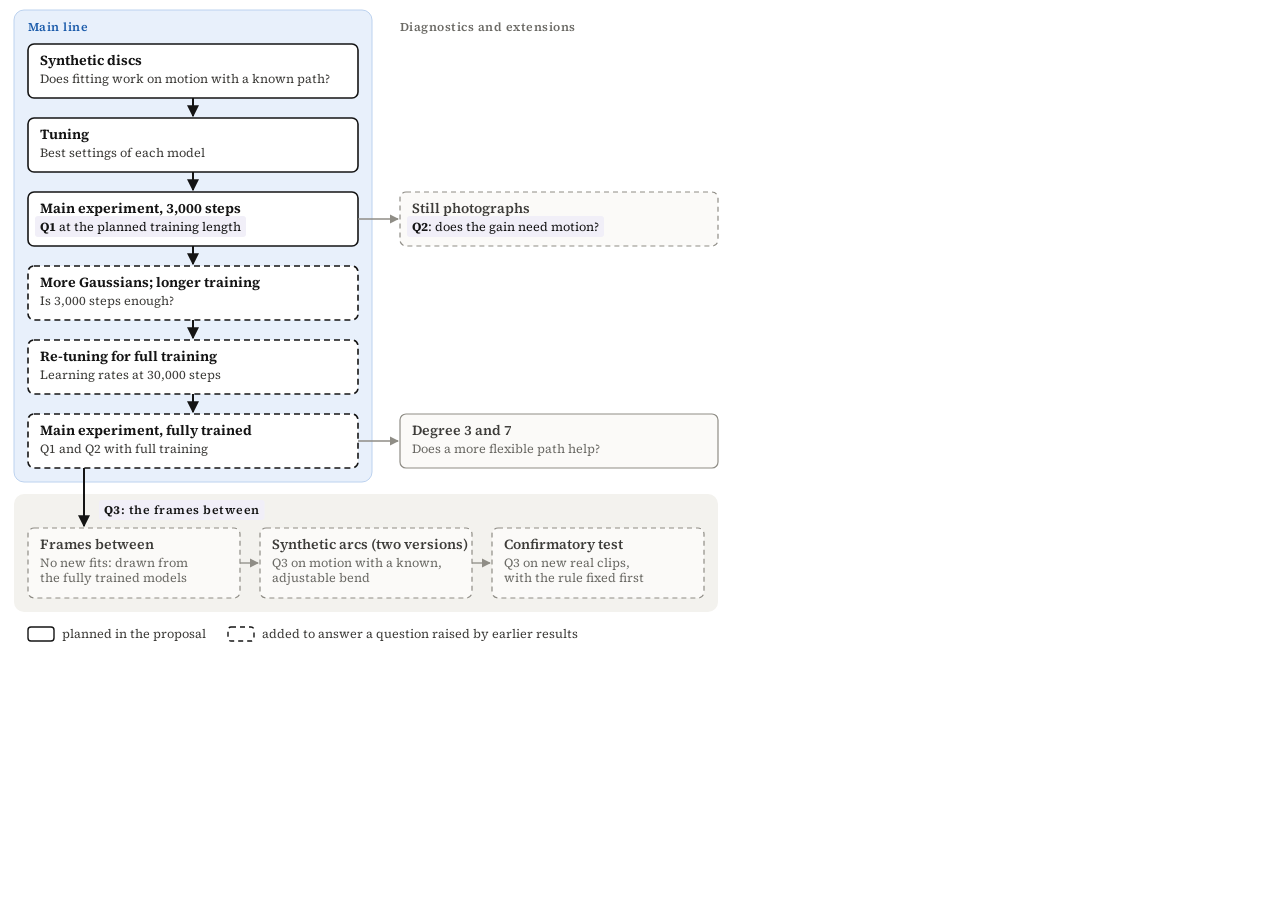
<file: report_assets/figure2_roadmap.html>
<!doctype html>
<html lang="en"><head><meta charset="utf-8"><title>roadmap</title>
<link rel="preconnect" href="https://fonts.googleapis.com"><link rel="preconnect" href="https://fonts.gstatic.com" crossorigin>
<link href="https://fonts.googleapis.com/css2?family=Source+Serif+4:ital,opsz,wght@0,8..60,400;0,8..60,600;0,8..60,650;0,8..60,700;1,8..60,400&display=swap" rel="stylesheet">
<style>:root {--ink: #141414; --ink-2: #3d3c39; --muted: #6b6a65; --accent: #1c5cab;}

html, body { margin: 0; background: #ffffff; }
svg { display: block; }
text { font-family: "Source Serif 4", "Source Serif Pro", Georgia, serif; }
.rm-name { font-size: 14px; font-weight: 650; fill: var(--ink); }
.rm-q { font-size: 12.5px; fill: var(--ink-2); }
.rm-lane { font-size: 12px; font-weight: 600; letter-spacing: 0.04em; fill: var(--muted); }
.rm-side { fill: var(--muted); }
.rm-name.rm-side { fill: var(--ink-2); font-weight: 600; }
.rm-lane-main { fill: var(--accent); }
.rm-hl { fill: var(--ink); }
.rm-qtag { font-weight: 700; }
.rm-hl-bg { fill: #f1eff8; }
/* Figure 9 only */
.rm-find { font-size: 12.5px; fill: var(--ink-2); }
.rm-ev { font-size: 11.5px; font-style: italic; fill: var(--muted); }
</style></head>
<body><div style="width:734px;height:650px"><svg viewBox="0 0 734 650" width="734" height="650" role="img" aria-label="Roadmap of the experiments: the main line from the synthetic discs to the fully trained main experiment, with the still photographs, degree 3 and 7, and the three steps of Q3 as branches"><defs><marker id="rm-arrow" viewBox="0 0 10 10" refX="9" refY="5" markerWidth="7" markerHeight="7" orient="auto-start-reverse"><path d="M0 0L10 5L0 10z" fill="#8f8d86"/></marker><marker id="rm-arrow-main" viewBox="0 0 10 10" refX="9" refY="5" markerWidth="6" markerHeight="6" orient="auto-start-reverse"><path d="M0 0L10 5L0 10z" fill="#141414"/></marker></defs><rect x="14" y="10" width="358" height="472" rx="10" fill="#e8f0fb" stroke="#bcd2ef"/><text x="28" y="31" class="rm-lane rm-lane-main">Main line</text><text x="400" y="31" class="rm-lane">Diagnostics and extensions</text><rect data-box="0" x="28" y="44" width="330" height="54" rx="6" fill="#ffffff" stroke="#141414" stroke-width="1.6"/><text data-in="0" x="40" y="65" class="rm-name">Synthetic discs</text><text data-in="0" x="40" y="83" class="rm-q">Does fitting work on motion with a known path?</text><rect data-box="1" x="28" y="118" width="330" height="54" rx="6" fill="#ffffff" stroke="#141414" stroke-width="1.6"/><text data-in="1" x="40" y="139" class="rm-name">Tuning</text><text data-in="1" x="40" y="157" class="rm-q">Best settings of each model</text><rect data-box="2" x="28" y="192" width="330" height="54" rx="6" fill="#ffffff" stroke="#141414" stroke-width="1.6"/><text data-in="2" x="40" y="213" class="rm-name">Main experiment, 3,000 steps</text><text data-in="2" x="40" y="231" class="rm-q rm-hl"><tspan class="rm-qtag">Q1</tspan> at the planned training length</text><rect data-box="3" x="28" y="266" width="330" height="54" rx="6" fill="#ffffff" stroke="#141414" stroke-width="1.6" stroke-dasharray="6 4"/><text data-in="3" x="40" y="287" class="rm-name">More Gaussians; longer training</text><text data-in="3" x="40" y="305" class="rm-q">Is 3,000 steps enough?</text><rect data-box="4" x="28" y="340" width="330" height="54" rx="6" fill="#ffffff" stroke="#141414" stroke-width="1.6" stroke-dasharray="6 4"/><text data-in="4" x="40" y="361" class="rm-name">Re-tuning for full training</text><text data-in="4" x="40" y="379" class="rm-q">Learning rates at 30,000 steps</text><rect data-box="5" x="28" y="414" width="330" height="54" rx="6" fill="#ffffff" stroke="#141414" stroke-width="1.6" stroke-dasharray="6 4"/><text data-in="5" x="40" y="435" class="rm-name">Main experiment, fully trained</text><text data-in="5" x="40" y="453" class="rm-q">Q1 and Q2 with full training</text><line x1="193.0" y1="98" x2="193.0" y2="116" stroke="#141414" stroke-width="2" marker-end="url(#rm-arrow-main)"/><line x1="193.0" y1="172" x2="193.0" y2="190" stroke="#141414" stroke-width="2" marker-end="url(#rm-arrow-main)"/><line x1="193.0" y1="246" x2="193.0" y2="264" stroke="#141414" stroke-width="2" marker-end="url(#rm-arrow-main)"/><line x1="193.0" y1="320" x2="193.0" y2="338" stroke="#141414" stroke-width="2" marker-end="url(#rm-arrow-main)"/><line x1="193.0" y1="394" x2="193.0" y2="412" stroke="#141414" stroke-width="2" marker-end="url(#rm-arrow-main)"/><rect data-box="6" x="400" y="192" width="318" height="54" rx="6" fill="#fbfaf8" stroke="#8f8d86" stroke-width="1.2" stroke-dasharray="5 4"/><text data-in="6" x="412" y="213" class="rm-name rm-side">Still photographs</text><text data-in="6" x="412" y="231" class="rm-q rm-side rm-hl"><tspan class="rm-qtag">Q2</tspan>: does the gain need motion?</text><line x1="358" y1="219.0" x2="398" y2="219.0" stroke="#8f8d86" stroke-width="1.3" marker-end="url(#rm-arrow)"/><rect data-box="7" x="400" y="414" width="318" height="54" rx="6" fill="#fbfaf8" stroke="#8f8d86" stroke-width="1.2"/><text data-in="7" x="412" y="435" class="rm-name rm-side">Degree 3 and 7</text><text data-in="7" x="412" y="453" class="rm-q rm-side">Does a more flexible path help?</text><line x1="358" y1="441.0" x2="398" y2="441.0" stroke="#8f8d86" stroke-width="1.3" marker-end="url(#rm-arrow)"/><rect x="14" y="494" width="704" height="118" rx="10" fill="#f3f2ee"/><text x="104" y="514" class="rm-lane rm-hl"><tspan class="rm-qtag">Q3</tspan>: the frames between</text><line x1="84" y1="468" x2="84" y2="526" stroke="#141414" stroke-width="2" marker-end="url(#rm-arrow-main)"/><rect data-box="8" x="28" y="528" width="212" height="70" rx="6" fill="#fbfaf8" stroke="#8f8d86" stroke-width="1.2" stroke-dasharray="5 4"/><text data-in="8" x="40" y="549" class="rm-name rm-side">Frames between</text><text data-in="8" x="40" y="567" class="rm-q rm-side">No new fits: drawn from</text><text data-in="8" x="40" y="582" class="rm-q rm-side">the fully trained models</text><rect data-box="9" x="260" y="528" width="212" height="70" rx="6" fill="#fbfaf8" stroke="#8f8d86" stroke-width="1.2" stroke-dasharray="5 4"/><text data-in="9" x="272" y="549" class="rm-name rm-side">Synthetic arcs (two versions)</text><text data-in="9" x="272" y="567" class="rm-q rm-side">Q3 on motion with a known,</text><text data-in="9" x="272" y="582" class="rm-q rm-side">adjustable bend</text><rect data-box="10" x="492" y="528" width="212" height="70" rx="6" fill="#fbfaf8" stroke="#8f8d86" stroke-width="1.2" stroke-dasharray="5 4"/><text data-in="10" x="504" y="549" class="rm-name rm-side">Confirmatory test</text><text data-in="10" x="504" y="567" class="rm-q rm-side">Q3 on new real clips,</text><text data-in="10" x="504" y="582" class="rm-q rm-side">with the rule fixed first</text><line x1="240" y1="563.0" x2="258" y2="563.0" stroke="#8f8d86" stroke-width="1.3" marker-end="url(#rm-arrow)"/><line x1="472" y1="563.0" x2="490" y2="563.0" stroke="#8f8d86" stroke-width="1.3" marker-end="url(#rm-arrow)"/><rect x="28" y="627" width="26" height="14" rx="3" fill="#fff" stroke="#141414" stroke-width="1.4"/><text x="62" y="638" class="rm-q">planned in the proposal</text><rect x="228" y="627" width="26" height="14" rx="3" fill="#fff" stroke="#141414" stroke-width="1.4" stroke-dasharray="5 4"/><text x="262" y="638" class="rm-q">added to answer a question raised by earlier results</text></svg></div>
<script>
document.fonts.ready.then(() => {
  for (const t of document.querySelectorAll("text.rm-hl")) {
    const b = t.getBBox();
    const r = document.createElementNS("http://www.w3.org/2000/svg", "rect");
    Object.entries({ x: b.x - 5, y: b.y - 2, width: b.width + 10, height: b.height + 4, rx: 3, class: "rm-hl-bg" })
      .forEach(([k, v]) => r.setAttribute(k, v));
    t.before(r);
  }
  const boxes = [...document.querySelectorAll("rect[data-box]")].map((r) => r.getBBox());
  const bad = [];
  for (const t of document.querySelectorAll("text[data-in]")) {
    const b = t.getBBox(), box = boxes[+t.dataset.in];
    if (b.x < box.x + 4 || b.x + b.width > box.x + box.width - 4 || b.y < box.y || b.y + b.height > box.y + box.height)
      bad.push(t.textContent);
  }
  const fam = getComputedStyle(document.querySelector("text")).fontFamily;
  const ok = document.fonts.check('14px "Source Serif 4"');
  document.body.setAttribute("data-check", JSON.stringify({ fontLoaded: ok, family: fam, overflow: bad }));
});
</script></body></html>
</file>
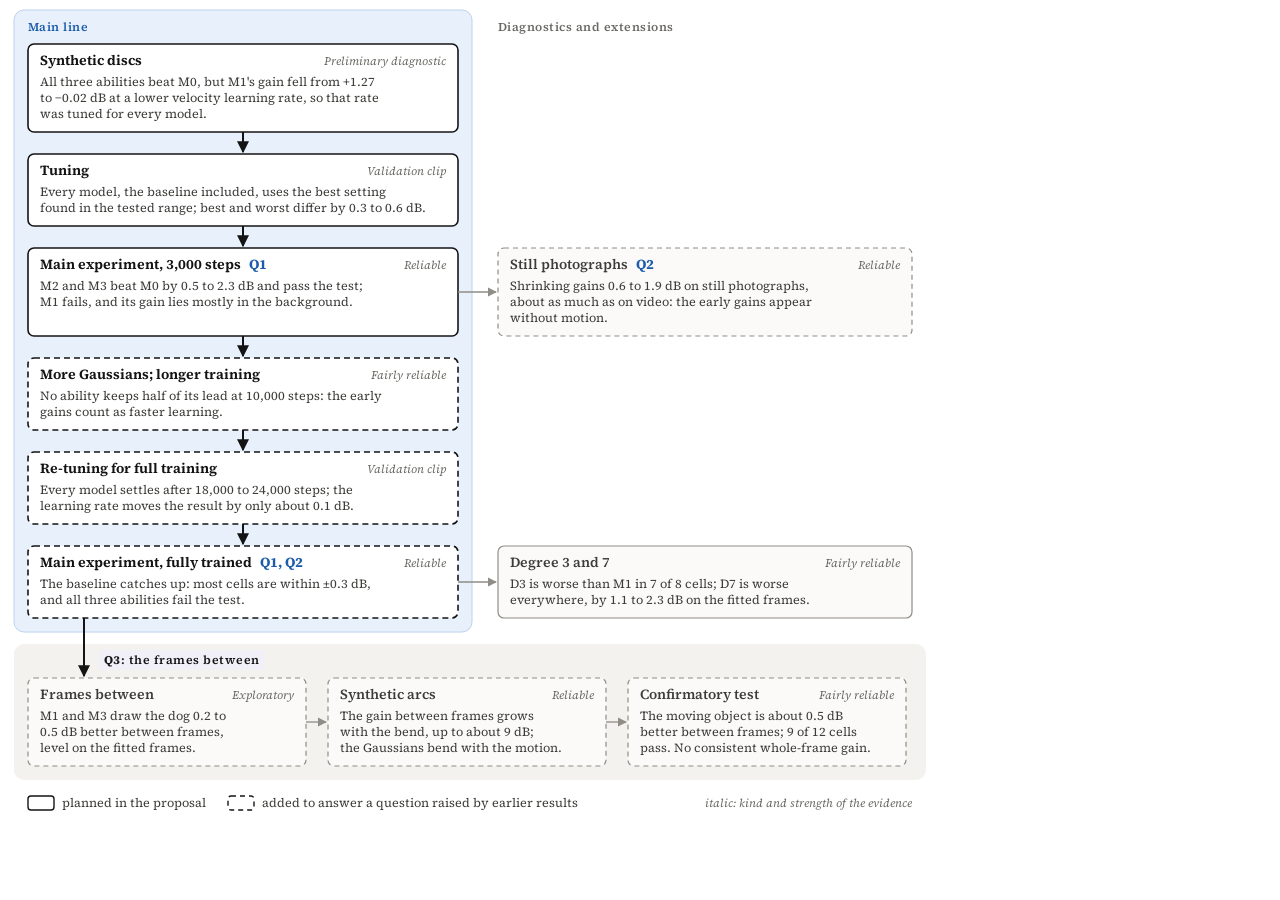
<file: report_assets/figure9_findings.html>
<!doctype html>
<html lang="en"><head><meta charset="utf-8"><title>roadmap</title>
<link rel="preconnect" href="https://fonts.googleapis.com"><link rel="preconnect" href="https://fonts.gstatic.com" crossorigin>
<link href="https://fonts.googleapis.com/css2?family=Source+Serif+4:ital,opsz,wght@0,8..60,400;0,8..60,600;0,8..60,650;0,8..60,700;1,8..60,400&display=swap" rel="stylesheet">
<style>:root {--ink: #141414; --ink-2: #3d3c39; --muted: #6b6a65; --accent: #1c5cab;}

html, body { margin: 0; background: #ffffff; }
svg { display: block; }
text { font-family: "Source Serif 4", "Source Serif Pro", Georgia, serif; }
.rm-name { font-size: 14px; font-weight: 650; fill: var(--ink); }
.rm-q { font-size: 12.5px; fill: var(--ink-2); }
.rm-lane { font-size: 12px; font-weight: 600; letter-spacing: 0.04em; fill: var(--muted); }
.rm-side { fill: var(--muted); }
.rm-name.rm-side { fill: var(--ink-2); font-weight: 600; }
.rm-lane-main { fill: var(--accent); }
.rm-hl { fill: var(--ink); }
.rm-qtag { font-weight: 700; }
.rm-hl-bg { fill: #f1eff8; }
/* Figure 9 only */
.rm-find { font-size: 12.5px; fill: var(--ink-2); }
.rm-ev { font-size: 11.5px; font-style: italic; fill: var(--muted); }
</style></head>
<body><div style="width:940px;height:826px"><svg xmlns="http://www.w3.org/2000/svg" viewBox="0 0 940 826" width="940" height="826" role="img" aria-label="Roadmap of the experiments with the finding of each step"><defs><marker id="a" viewBox="0 0 10 10" refX="9" refY="5" markerWidth="7" markerHeight="7" orient="auto-start-reverse"><path d="M0 0L10 5L0 10z" fill="#8f8d86"/></marker><marker id="am" viewBox="0 0 10 10" refX="9" refY="5" markerWidth="6" markerHeight="6" orient="auto-start-reverse"><path d="M0 0L10 5L0 10z" fill="#141414"/></marker></defs><rect x="14" y="10" width="458" height="622" rx="10" fill="#e8f0fb" stroke="#bcd2ef"/><text x="28" y="31" class="rm-lane rm-lane-main">Main line</text><text x="498" y="31" class="rm-lane">Diagnostics and extensions</text><rect data-box="0" x="28" y="44" width="430" height="88" rx="6" fill="#ffffff" stroke="#141414" stroke-width="1.6"/><text data-in="0" x="40" y="65" class="rm-name">Synthetic discs</text><text data-in="0" x="446" y="65" class="rm-ev" text-anchor="end">Preliminary diagnostic</text><text data-in="0" x="40" y="86" class="rm-find">All three abilities beat M0, but M1's gain fell from +1.27</text><text data-in="0" x="40" y="102" class="rm-find">to −0.02 dB at a lower velocity learning rate, so that rate</text><text data-in="0" x="40" y="118" class="rm-find">was tuned for every model.</text><rect data-box="1" x="28" y="154" width="430" height="72" rx="6" fill="#ffffff" stroke="#141414" stroke-width="1.6"/><text data-in="1" x="40" y="175" class="rm-name">Tuning</text><text data-in="1" x="446" y="175" class="rm-ev" text-anchor="end">Validation clip</text><text data-in="1" x="40" y="196" class="rm-find">Every model, the baseline included, uses the best setting</text><text data-in="1" x="40" y="212" class="rm-find">found in the tested range; best and worst differ by 0.3 to 0.6 dB.</text><line x1="243.0" y1="132" x2="243.0" y2="152" stroke="#141414" stroke-width="2" marker-end="url(#am)"/><rect data-box="2" x="28" y="248" width="430" height="88" rx="6" fill="#ffffff" stroke="#141414" stroke-width="1.6"/><text data-in="2" x="40" y="269" class="rm-name">Main experiment, 3,000 steps<tspan class="rm-qtag" dx="8" style="fill:var(--accent)">Q1</tspan></text><text data-in="2" x="446" y="269" class="rm-ev" text-anchor="end">Reliable</text><text data-in="2" x="40" y="290" class="rm-find">M2 and M3 beat M0 by 0.5 to 2.3 dB and pass the test;</text><text data-in="2" x="40" y="306" class="rm-find">M1 fails, and its gain lies mostly in the background.</text><line x1="243.0" y1="226" x2="243.0" y2="246" stroke="#141414" stroke-width="2" marker-end="url(#am)"/><rect data-box="3" x="498" y="248" width="414" height="88" rx="6" fill="#fbfaf8" stroke="#8f8d86" stroke-width="1.2" stroke-dasharray="5 4"/><text data-in="3" x="510" y="269" class="rm-name rm-side">Still photographs<tspan class="rm-qtag" dx="8" style="fill:var(--accent)">Q2</tspan></text><text data-in="3" x="900" y="269" class="rm-ev" text-anchor="end">Reliable</text><text data-in="3" x="510" y="290" class="rm-find">Shrinking gains 0.6 to 1.9 dB on still photographs,</text><text data-in="3" x="510" y="306" class="rm-find">about as much as on video: the early gains appear</text><text data-in="3" x="510" y="322" class="rm-find">without motion.</text><line x1="458" y1="292.0" x2="496" y2="292.0" stroke="#8f8d86" stroke-width="1.3" marker-end="url(#a)"/><rect data-box="4" x="28" y="358" width="430" height="72" rx="6" fill="#ffffff" stroke="#141414" stroke-width="1.6" stroke-dasharray="6 4"/><text data-in="4" x="40" y="379" class="rm-name">More Gaussians; longer training</text><text data-in="4" x="446" y="379" class="rm-ev" text-anchor="end">Fairly reliable</text><text data-in="4" x="40" y="400" class="rm-find">No ability keeps half of its lead at 10,000 steps: the early</text><text data-in="4" x="40" y="416" class="rm-find">gains count as faster learning.</text><line x1="243.0" y1="336" x2="243.0" y2="356" stroke="#141414" stroke-width="2" marker-end="url(#am)"/><rect data-box="5" x="28" y="452" width="430" height="72" rx="6" fill="#ffffff" stroke="#141414" stroke-width="1.6" stroke-dasharray="6 4"/><text data-in="5" x="40" y="473" class="rm-name">Re-tuning for full training</text><text data-in="5" x="446" y="473" class="rm-ev" text-anchor="end">Validation clip</text><text data-in="5" x="40" y="494" class="rm-find">Every model settles after 18,000 to 24,000 steps; the</text><text data-in="5" x="40" y="510" class="rm-find">learning rate moves the result by only about 0.1 dB.</text><line x1="243.0" y1="430" x2="243.0" y2="450" stroke="#141414" stroke-width="2" marker-end="url(#am)"/><rect data-box="6" x="28" y="546" width="430" height="72" rx="6" fill="#ffffff" stroke="#141414" stroke-width="1.6" stroke-dasharray="6 4"/><text data-in="6" x="40" y="567" class="rm-name">Main experiment, fully trained<tspan class="rm-qtag" dx="8" style="fill:var(--accent)">Q1, Q2</tspan></text><text data-in="6" x="446" y="567" class="rm-ev" text-anchor="end">Reliable</text><text data-in="6" x="40" y="588" class="rm-find">The baseline catches up: most cells are within ±0.3 dB,</text><text data-in="6" x="40" y="604" class="rm-find">and all three abilities fail the test.</text><line x1="243.0" y1="524" x2="243.0" y2="544" stroke="#141414" stroke-width="2" marker-end="url(#am)"/><rect data-box="7" x="498" y="546" width="414" height="72" rx="6" fill="#fbfaf8" stroke="#8f8d86" stroke-width="1.2"/><text data-in="7" x="510" y="567" class="rm-name rm-side">Degree 3 and 7</text><text data-in="7" x="900" y="567" class="rm-ev" text-anchor="end">Fairly reliable</text><text data-in="7" x="510" y="588" class="rm-find">D3 is worse than M1 in 7 of 8 cells; D7 is worse</text><text data-in="7" x="510" y="604" class="rm-find">everywhere, by 1.1 to 2.3 dB on the fitted frames.</text><line x1="458" y1="582.0" x2="496" y2="582.0" stroke="#8f8d86" stroke-width="1.3" marker-end="url(#a)"/><rect x="14" y="644" width="912" height="136" rx="10" fill="#f3f2ee"/><text x="104" y="664" class="rm-lane rm-hl"><tspan class="rm-qtag">Q3</tspan>: the frames between</text><line x1="84" y1="618" x2="84" y2="676" stroke="#141414" stroke-width="2" marker-end="url(#am)"/><rect data-box="8" x="28" y="678" width="278" height="88" rx="6" fill="#fbfaf8" stroke="#8f8d86" stroke-width="1.2" stroke-dasharray="5 4"/><text data-in="8" x="40" y="699" class="rm-name rm-side">Frames between</text><text data-in="8" x="294" y="699" class="rm-ev" text-anchor="end">Exploratory</text><text data-in="8" x="40" y="720" class="rm-find">M1 and M3 draw the dog 0.2 to</text><text data-in="8" x="40" y="736" class="rm-find">0.5 dB better between frames,</text><text data-in="8" x="40" y="752" class="rm-find">level on the fitted frames.</text><rect data-box="9" x="328" y="678" width="278" height="88" rx="6" fill="#fbfaf8" stroke="#8f8d86" stroke-width="1.2" stroke-dasharray="5 4"/><text data-in="9" x="340" y="699" class="rm-name rm-side">Synthetic arcs</text><text data-in="9" x="594" y="699" class="rm-ev" text-anchor="end">Reliable</text><text data-in="9" x="340" y="720" class="rm-find">The gain between frames grows</text><text data-in="9" x="340" y="736" class="rm-find">with the bend, up to about 9 dB;</text><text data-in="9" x="340" y="752" class="rm-find">the Gaussians bend with the motion.</text><line x1="306" y1="722.0" x2="326" y2="722.0" stroke="#8f8d86" stroke-width="1.3" marker-end="url(#a)"/><rect data-box="10" x="628" y="678" width="278" height="88" rx="6" fill="#fbfaf8" stroke="#8f8d86" stroke-width="1.2" stroke-dasharray="5 4"/><text data-in="10" x="640" y="699" class="rm-name rm-side">Confirmatory test</text><text data-in="10" x="894" y="699" class="rm-ev" text-anchor="end">Fairly reliable</text><text data-in="10" x="640" y="720" class="rm-find">The moving object is about 0.5 dB</text><text data-in="10" x="640" y="736" class="rm-find">better between frames; 9 of 12 cells</text><text data-in="10" x="640" y="752" class="rm-find">pass. No consistent whole-frame gain.</text><line x1="606" y1="722.0" x2="626" y2="722.0" stroke="#8f8d86" stroke-width="1.3" marker-end="url(#a)"/><rect x="28" y="796" width="26" height="14" rx="3" fill="#fff" stroke="#141414" stroke-width="1.4"/><text x="62" y="807" class="rm-q">planned in the proposal</text><rect x="228" y="796" width="26" height="14" rx="3" fill="#fff" stroke="#141414" stroke-width="1.4" stroke-dasharray="5 4"/><text x="262" y="807" class="rm-q">added to answer a question raised by earlier results</text><text x="912" y="807" class="rm-ev" text-anchor="end">italic: kind and strength of the evidence</text></svg></div>
<script>
document.fonts.ready.then(() => {
  for (const t of document.querySelectorAll("text.rm-hl")) {
    const b = t.getBBox();
    const r = document.createElementNS("http://www.w3.org/2000/svg", "rect");
    Object.entries({ x: b.x - 5, y: b.y - 2, width: b.width + 10, height: b.height + 4, rx: 3, class: "rm-hl-bg" })
      .forEach(([k, v]) => r.setAttribute(k, v));
    t.before(r);
  }
  const boxes = [...document.querySelectorAll("rect[data-box]")].map((r) => r.getBBox());
  const bad = [];
  for (const t of document.querySelectorAll("text[data-in]")) {
    const b = t.getBBox(), box = boxes[+t.dataset.in];
    if (b.x < box.x + 4 || b.x + b.width > box.x + box.width - 4 || b.y < box.y || b.y + b.height > box.y + box.height)
      bad.push(t.textContent);
  }
  const fam = getComputedStyle(document.querySelector("text")).fontFamily;
  const ok = document.fonts.check('14px "Source Serif 4"');
  document.body.setAttribute("data-check", JSON.stringify({ fontLoaded: ok, family: fam, overflow: bad }));
});
</script></body></html>
</file>
<file: docs/assets/style.css>
/* Project page: a paper laid out for the web. One width (--page) for text, figures and tables. */

:root {
  color-scheme: light;
  --bg: #ffffff;
  --surface: #fcfcfb;
  --panel: #f6f5f2;
  --rule: #dcdad4;
  --rule-strong: #8f8d86;
  --ink: #141414;
  --ink-2: #3d3c39;
  --muted: #6b6a65;
  --accent: #1c5cab;
  --accent-soft: #e8f0fb;
  --good: #1a7f4b;
  --bad: #b3261e;
  --m0: #52514e;
  --m1: #2a78d6;
  --m2: #eb6834;
  --m3: #1baf7a;
  --serif: "Source Serif 4", "Source Serif Pro", Georgia, serif;
  --sans: "Inter", system-ui, -apple-system, "Segoe UI", sans-serif;
  --mono: "JetBrains Mono", ui-monospace, Consolas, monospace;
  --page: 860px;      /* one width for text, figures and tables */
  --side: 210px;      /* width of each side column */
  --side-gap: 36px;   /* space between a side column and the page */
}

* { box-sizing: border-box; }
html { scroll-behavior: smooth; }
body {
  margin: 0;
  background: var(--bg);
  color: var(--ink);
  font-family: var(--serif);
  font-size: 18px;
  line-height: 1.6;
  -webkit-font-smoothing: antialiased;
}

a { color: var(--accent); text-decoration-thickness: 1px; text-underline-offset: 2px; }
a:hover { text-decoration-thickness: 2px; }
code, kbd { font-family: var(--mono); font-size: 0.82em; background: var(--panel); padding: 0.1em 0.35em; border-radius: 3px; }
pre { font-family: var(--mono); font-size: 13px; line-height: 1.5; background: var(--panel); padding: 12px 14px; border-radius: 6px; overflow-x: auto; }
pre code { background: none; padding: 0; font-size: inherit; }
strong { font-weight: 650; }
sub, sup { line-height: 0; }
.math { font-style: italic; white-space: nowrap; }
.math .up { font-style: normal; }

/* ---- layout ---- */
main { padding: 0 16px 80px; }
section.chapter, .col { max-width: var(--page); margin: 0 auto; }

/* ---- top bar ---- */
.topbar {
  position: sticky; top: 0; z-index: 20;
  background: rgba(255, 255, 255, 0.94);
  backdrop-filter: blur(6px);
  border-bottom: 1px solid var(--rule);
  font-family: var(--sans); font-size: 13px;
}
.topbar .inner { max-width: calc(var(--page) + 2 * (var(--side) + var(--side-gap))); margin: 0 auto; padding: 8px 16px; display: flex; gap: 14px; align-items: center; }
.topbar .brand { font-weight: 600; color: var(--ink); text-decoration: none; white-space: nowrap; }
.topbar nav { display: flex; gap: 12px; overflow-x: auto; scrollbar-width: none; flex: 1; }
.topbar nav a { color: var(--muted); text-decoration: none; white-space: nowrap; }
.topbar nav a:hover, .topbar nav a.active { color: var(--ink); }
.btn {
  font-family: var(--sans); font-size: 13px; font-weight: 500;
  border: 1px solid var(--rule-strong); background: var(--bg); color: var(--ink);
  border-radius: 6px; padding: 5px 11px; cursor: pointer; white-space: nowrap;
}
.btn:hover { background: var(--panel); }
.btn.primary { background: var(--ink); color: #fff; border-color: var(--ink); }
.btn.primary:hover { background: #333; }

/* ---- title block ---- */
header.title { text-align: center; padding: 56px 16px 28px; max-width: var(--page); margin: 0 auto; }
header.title .venue { font-family: var(--sans); font-size: 13px; letter-spacing: 0.06em; text-transform: uppercase; color: var(--muted); }
header.title h1 { font-size: clamp(30px, 4.4vw, 46px); line-height: 1.15; margin: 14px 0 6px; font-weight: 650; letter-spacing: -0.01em; }
header.title .subtitle { font-size: clamp(18px, 2.2vw, 23px); color: var(--ink-2); margin: 0 0 22px; }
header.title .authors { font-size: 18px; }
header.title .affil { font-family: var(--sans); font-size: 14px; color: var(--muted); margin-top: 4px; }
header.title .links { display: flex; gap: 10px; justify-content: center; flex-wrap: wrap; margin-top: 22px; }
header.title .links a { text-decoration: none; }

/* ---- answer box ---- */
.answer {
  border: 1px solid var(--rule); border-left: 4px solid var(--ink);
  background: var(--surface); padding: 18px 22px; border-radius: 4px; margin: 8px auto 32px;
}
.answer h2 { font-family: var(--sans); font-size: 13px; text-transform: uppercase; letter-spacing: 0.07em; color: var(--muted); margin: 0 0 8px; border: 0; padding: 0; }
.answer ol, .answer ul { margin: 0; padding-left: 22px; }
.answer li + li { margin-top: 6px; }

/* ---- headings ---- */
h2 { font-size: 30px; line-height: 1.2; margin: 64px 0 14px; padding-top: 14px; border-top: 1px solid var(--rule); font-weight: 650; }
h2 .num { color: var(--muted); font-weight: 500; margin-right: 10px; }
/* one heading scale for the whole page, all in the text face: size, weight and space set the level */
h3 { font-size: 22px; line-height: 1.3; margin: 40px 0 10px; font-weight: 650; }
h4 { font-size: 19.5px; line-height: 1.3; margin: 32px 0 8px; font-weight: 600; }
h5 { font-size: 18px; line-height: 1.35; margin: 22px 0 6px; font-weight: 600; }
h3 + h4 { margin-top: 18px; }
/* appendix: groups A-D and the references, set apart by space and a light rule */
.app-group { margin-top: 64px; padding-top: 4px; border-top: 1px solid var(--rule); }
.app-group > h3:first-child { margin-top: 18px; }
p.dl { font-size: 15px; color: var(--ink-2); }
.kicker { font-family: var(--sans); font-size: 12px; text-transform: uppercase; letter-spacing: 0.08em; color: var(--muted); margin: 0 0 -6px; }
p { margin: 0 0 14px; }
ul, ol { padding-left: 24px; }
li { margin: 3px 0; }

/* ---- callouts ---- */
.callout { border-radius: 6px; padding: 14px 18px; margin: 18px 0; background: var(--panel); }
.callout.finding { background: var(--accent-soft); }
.callout.criteria { background: #fbf7ee; }
.callout.warn { background: #fdf1ef; }
.callout > :last-child { margin-bottom: 0; }
/* Section 6: one white card per research question; the blue tag is its only colour */
.callout.qa { margin: 14px 0; background: #fff; border: 1px solid var(--rule); border-radius: 8px; padding: 16px 20px; }
.callout p.qa-q { font-size: 0.9em; font-style: italic; color: var(--ink-2); margin: 0 0 8px; }
.qa-tag { display: inline-block; font-family: var(--sans); font-style: normal; font-size: 12px; font-weight: 600; letter-spacing: 0.03em; color: var(--accent); background: #dbe7f7; border-radius: 4px; padding: 1px 7px; margin-right: 8px; vertical-align: 1px; }
.callout p.qa-a { margin-top: 0; }
.callout .label { font-family: var(--sans); font-size: 12px; font-weight: 600; text-transform: uppercase; letter-spacing: 0.06em; color: var(--ink-2); display: block; margin-bottom: 4px; }

/* ---- figures ---- */
figure { margin: 26px auto; }
figure img { width: 100%; height: auto; display: block; background: #fff; }
figcaption { font-size: 15px; line-height: 1.5; color: var(--ink-2); margin-top: 10px; }
figcaption b:first-child { color: var(--ink); }
.figrow { display: grid; grid-template-columns: repeat(auto-fit, minmax(220px, 1fr)); gap: 12px; }

/* ---- tables ---- */
.table-wrap { margin: 18px auto 24px; }
.tbox { width: fit-content; max-width: 100%; margin: 0 auto; overflow-x: auto; }
.tbox > .tcap { width: 0; min-width: 100%; }
table { border-collapse: collapse; font-family: var(--serif); font-size: 15px; line-height: 1.4; width: auto; font-variant-numeric: tabular-nums; }
caption, .tcap { caption-side: top; text-align: left; font-family: var(--serif); font-size: 15px; color: var(--ink-2); padding-bottom: 8px; line-height: 1.5; }
caption b:first-child, .tcap b:first-child { color: var(--ink); }
thead th { border-top: 1.5px solid var(--ink); border-bottom: 1px solid var(--ink); font-weight: 600; text-align: left; padding: 6px 16px 6px 10px; vertical-align: bottom; }
tbody td { padding: 5px 16px 5px 10px; border-bottom: 1px solid #eeede9; vertical-align: top; }
tbody tr:last-child td { border-bottom: 1.5px solid var(--ink); }
td.num { text-align: right; white-space: nowrap; }
th.num { text-align: right; }
/* appendix data tables: header cells may wrap; a spanning header is centred over its columns with a thin rule */
table.data th { white-space: normal; max-width: 9.5em; line-height: 1.3; }
table.data thead tr + tr th { border-top: none; }
table.data thead th.span, table.data thead th[colspan] { text-align: center; border-bottom: 1px solid var(--rule-strong); max-width: none; }
table.data thead tr:first-child th[rowspan] { border-bottom: 1px solid var(--ink); }
table.data tbody td { padding: 6px 14px 6px 10px; }
table.data tr.group td { padding-top: 14px; border-bottom: 1px solid #eeede9; }
/* appendix layout (steps 58-59). Three layouts, chosen per table:
   1. a single table or figure takes a row; a table is centred at its own width (the default .tbox), its
      caption above it, left-aligned and as wide as the table;
   2. two related tables of similar size share a row (.tpair);
   3. a narrow table with its own text puts the caption and that text on its right (.tside).
   Layouts 2 and 3 switch on the width of the appendix column (container queries), not of the screen. */
.app-group { container-type: inline-size; }
.app-group figure { margin: 30px 0; max-width: 100%; }

/* 2. pairs: equal columns, 28 px apart, captions in one row (subgrid) so both tables start at one height; each
   table keeps its own width and is never stretched to the height of its neighbour. Below 856 px (two columns
   of 414 px, the width of the wider table in each pair, plus the gap) the two become single centred tables,
   left one first. */
.tpair { display: grid; grid-template-columns: 1fr 1fr; grid-template-rows: auto auto; column-gap: 28px;
  align-items: start; margin: 22px 0 30px; }
.tpair > .table-wrap { margin: 0 0 18px; min-width: 0; display: grid; grid-row: span 2; grid-template-rows: subgrid; }
.tpair .tbox { width: 100%; min-width: 0; display: grid; grid-row: span 2; grid-template-rows: subgrid;
  grid-template-columns: minmax(0, 1fr); }
.tpair .tbox > .tcap { width: auto; min-width: 0; }
.tpair table { justify-self: start; align-self: start; }
@container (max-width: 855.98px) {
  .tpair { display: block; margin: 0; }
  .tpair > .table-wrap { display: block; margin: 18px auto 24px; }
  .tpair .tbox { display: block; width: fit-content; max-width: 100%; margin: 0 auto; }
  .tpair .tbox > .tcap { width: 0; min-width: 100%; }
}

/* 3. table left, its caption and its own text right, as one block across the text column; the table keeps its
   width (A2, A11: about 425 px), so the text needs at least 340 px beside it: below 800 px the block stacks,
   the table centred and the caption and text below it. The table-wrap keeps its id, so links still land here. */
.tside { margin: 22px 0 30px; }
.tside .tbox { display: flex; flex-direction: column; width: 100%; margin: 0; overflow-x: auto; }
.tside table { order: 1; margin: 0 auto; }               /* centred, and still scrollable when wider than the column */
.tside .tbox > .tcap { order: 2; width: auto; min-width: 0; padding: 10px 0 0; }
.tside .tside-text { margin: 6px 0 0; }
@container (min-width: 800px) {
  .tside { display: grid; grid-template-columns: auto minmax(0, 1fr); grid-template-rows: auto 1fr;
    column-gap: 32px; align-items: start; }
  .tside .tbox { display: contents; }
  .tside table { grid-column: 1; grid-row: 1 / span 2; margin: 0; }
  .tside .tbox > .tcap { grid-column: 2; grid-row: 1; padding: 0 0 8px; }
  .tside .tside-text { grid-column: 2; grid-row: 2; margin: 0; }
}
/* gain scale (step 60): soft blue for gains over M0, soft orange for losses, white within ±0.3 dB; set by
   main.js (gainScale) only in the columns a table names in data-gain-cols. Text stays dark. */
:root { --gs-p2: #cfe0f5; --gs-p1: #e9f1fb; --gs-n1: #fcefe4; --gs-n2: #f8dcc6; }
td.gs-p2, .gs-bar i.gs-p2 { background: var(--gs-p2); }
td.gs-p1, .gs-bar i.gs-p1 { background: var(--gs-p1); }
td.gs-n1, .gs-bar i.gs-n1 { background: var(--gs-n1); }
td.gs-n2, .gs-bar i.gs-n2 { background: var(--gs-n2); }
/* the one legend of the appendix (#colour-scale): a title, a five-step band, ticks at the bin edges */
/* in the text face and size of the body (step 64) */
.gs-scale { display: flex; flex-wrap: wrap; align-items: center; column-gap: 18px; row-gap: 6px; margin: 6px 0 10px;
  font-family: var(--serif); font-size: 18px; color: var(--ink); scroll-margin-top: 70px; }
.gs-head { white-space: nowrap; }
.gs-info { display: inline-block; width: 20px; height: 20px; line-height: 18px; text-align: center; margin-left: 6px;
  vertical-align: 2px; border: 1px solid var(--rule-strong); border-radius: 50%; border-bottom-style: solid;
  font-family: var(--sans); font-size: 13px; color: var(--muted); }
.gs-band { position: relative; display: inline-block; width: 300px; max-width: 100%; padding-bottom: 28px; }
.gs-bar { display: flex; height: 14px; border: 1px solid var(--rule); border-radius: 2px; overflow: hidden; background: #fff; }
.gs-bar i { flex: 1; }
.gs-bar i + i { border-left: 1px solid var(--rule); }
.gs-ticks b { position: absolute; top: 17px; transform: translateX(-50%); font-weight: 400; font-size: 18px;
  line-height: 1.3; color: var(--ink); white-space: nowrap; }
a.gs-link { white-space: nowrap; }
/* a cell that meets the criterion of Section 3.3: shaded and bold, so it does not rest on colour alone */
td.meet { background: #e6f1ea; font-weight: 650; }
td .pass { color: var(--good); font-weight: 600; }
td .fail { color: var(--bad); font-weight: 600; }
td.hl, tr.hl td { background: #f3f7fd; }
tr.group td { padding-top: 12px; font-weight: 600; border-bottom: none; color: var(--ink-2); }
/* a small bar in a table cell, for a share of 100% (Table 3) */
.rbar { display: inline-block; width: 90px; height: 9px; background: var(--panel); border-radius: 2px; margin-right: 8px; vertical-align: 0; }
.rbar i { display: block; height: 100%; background: var(--rule-strong); border-radius: 2px; }
.swatch { display: inline-block; width: 10px; height: 10px; border-radius: 2px; margin-right: 6px; vertical-align: 0; }

/* ---- details (supporting material) ---- */
details.more { border: 1px solid var(--rule); border-radius: 6px; margin: 16px 0; background: var(--bg); }
details.more > summary { cursor: pointer; padding: 9px 14px; font-family: var(--sans); font-size: 14px; font-weight: 500; color: var(--ink-2); list-style: none; }
details.more > summary::-webkit-details-marker { display: none; }
details.more > summary::before { content: "+"; display: inline-block; width: 18px; color: var(--muted); font-weight: 600; }
details.more[open] > summary::before { content: "\2212"; }
details.more > .body { padding: 2px 16px 12px; border-top: 1px solid var(--rule); }
details.more > .body > :first-child { margin-top: 12px; }

/* ---- widgets ---- */
.widget {
  border: 1px solid var(--rule); border-radius: 8px; background: var(--surface);
  padding: 14px; margin: 24px auto; font-family: var(--sans); font-size: 14px;
}
.widget .wtitle { font-weight: 600; font-size: 14px; margin-bottom: 2px; }
.widget .whelp { color: var(--muted); font-size: 13px; margin-bottom: 10px; line-height: 1.45; }
.controls { display: flex; flex-wrap: wrap; gap: 8px 18px; align-items: center; margin: 8px 0; }
.control { display: flex; align-items: center; gap: 8px; }
.control > label, .control > .clabel { color: var(--ink-2); font-size: 13px; white-space: nowrap; }
.control output { font-variant-numeric: tabular-nums; min-width: 52px; font-size: 13px; color: var(--ink); }
input[type="range"] { accent-color: var(--ink); width: 150px; }
input[type="range"].long { width: 100%; }
select { font-family: var(--sans); font-size: 13px; padding: 4px 6px; border: 1px solid var(--rule-strong); border-radius: 5px; background: #fff; color: var(--ink); }
.seg { display: inline-flex; border: 1px solid var(--rule-strong); border-radius: 6px; overflow: hidden; }
.seg button { font-family: var(--sans); font-size: 12.5px; border: 0; background: #fff; color: var(--ink-2); padding: 4px 10px; cursor: pointer; border-right: 1px solid var(--rule); }
.seg button:last-child { border-right: 0; }
.seg button[aria-pressed="true"] { background: var(--ink); color: #fff; }
.seg button:disabled { color: #b5b3ad; cursor: not-allowed; }
.check { display: inline-flex; align-items: center; gap: 5px; font-size: 13px; color: var(--ink-2); cursor: pointer; }

.panels { display: grid; grid-template-columns: repeat(3, minmax(0, 1fr)); gap: 8px; }
.panels.two { grid-template-columns: repeat(2, minmax(0, 1fr)); }
.panel { position: relative; }
.panel canvas, .panel .stack { width: 100%; height: auto; display: block; aspect-ratio: 16 / 9; background: #000; border-radius: 3px; image-rendering: auto; }
.panel .stack { position: relative; }
.panel .stack canvas { position: absolute; inset: 0; }
.panel .stack canvas.ov { background: transparent; }
.panel .cap { display: flex; justify-content: space-between; gap: 6px; font-size: 12.5px; margin-top: 4px; color: var(--ink-2); align-items: baseline; flex-wrap: wrap; }
.panel .cap .val { font-variant-numeric: tabular-nums; color: var(--ink); font-weight: 600; }
.panel .cap select { font-size: 12.5px; padding: 2px 4px; }
.lens .panel canvas { image-rendering: pixelated; }
.timeline { margin: 10px 0 2px; }
.ticks { position: relative; height: 16px; font-size: 11px; color: var(--muted); }
.ticks span { position: absolute; transform: translateX(-50%); }
.ticks i { position: absolute; top: 0; width: 1px; height: 6px; background: var(--rule-strong); }
.ticks i.fit { height: 9px; width: 2px; background: var(--ink); }
.status { font-size: 12.5px; color: var(--muted); margin-top: 6px; min-height: 18px; }
.badge { display: inline-block; font-size: 11.5px; font-weight: 600; padding: 1px 7px; border-radius: 10px; background: var(--panel); color: var(--ink-2); }
.badge.fit { background: var(--ink); color: #fff; }
.badge.between { background: #fbe9d9; color: #8a3a12; }

.chart svg { width: 100%; height: auto; display: block; font-family: var(--sans); }
.chart .axis line, .chart .axis path { stroke: var(--rule-strong); }
.chart .grid line { stroke: #ebeae6; }
.chart text { fill: var(--ink-2); font-size: 11px; }
.legend { display: flex; flex-wrap: wrap; gap: 4px 14px; font-size: 12.5px; color: var(--ink-2); margin: 4px 0; }
.legend .key { display: inline-flex; align-items: center; gap: 6px; }
.legend .line { width: 18px; height: 3px; border-radius: 2px; display: inline-block; }
.tip { position: absolute; pointer-events: none; background: #fff; border: 1px solid var(--rule-strong); border-radius: 5px; padding: 6px 8px; font-size: 12px; box-shadow: 0 2px 8px rgba(0,0,0,0.08); white-space: nowrap; z-index: 5; }
.grid2 { display: grid; grid-template-columns: 3fr 2fr; gap: 16px; align-items: start; }
.counter { font-variant-numeric: tabular-nums; }

/* storage widget */
.bars { display: grid; grid-template-columns: auto 1fr auto; gap: 6px 10px; align-items: center; font-size: 13px; }
.bars .bar { height: 14px; border-radius: 0 3px 3px 0; background: var(--m0); min-width: 2px; transition: width 0.25s; }
.bars .n { font-variant-numeric: tabular-nums; text-align: right; color: var(--ink); font-weight: 600; }

/* sequence cards */
.cards { display: grid; grid-template-columns: repeat(auto-fit, minmax(200px, 1fr)); gap: 12px; }
.card { font-family: var(--sans); font-size: 13px; line-height: 1.45; }
.card img { width: 100%; border-radius: 3px; display: block; }
.card b { display: block; margin: 6px 0 2px; font-size: 14px; }
.card span { color: var(--ink-2); }

/* model table colour chips */
.chip { display: inline-block; width: 10px; height: 10px; border-radius: 50%; margin-right: 6px; }

footer { max-width: var(--page); margin: 60px auto 0; padding: 18px 16px 40px; border-top: 1px solid var(--rule); font-family: var(--sans); font-size: 13px; color: var(--muted); }

/* ---- small screens ---- */
@media (max-width: 760px) {
  body { font-size: 17px; }
  .panels, .panels.two { grid-template-columns: 1fr; }
  .grid2 { grid-template-columns: 1fr; }
  h2 { font-size: 25px; }
  input[type="range"] { width: 120px; }
  .topbar nav { display: none; }
}

td.small { color: #a8a6a0; }

/* one Gaussian in the volume of the video (volume.js) */
.vol-grid { display: grid; grid-template-columns: 3fr 2fr; gap: 14px; margin-top: 8px; }
.vol-main, .vol-side { border: 1px solid var(--rule); background: #fff; padding: 8px 10px; }
.vlabel { font-weight: 600; font-size: 13px; color: var(--ink); margin-bottom: 4px; }
.vol-main svg { width: 100%; height: auto; display: block; }
.vol-main svg text, .vol-side svg text { font-size: 12px; fill: var(--ink-2); font-family: var(--sans); }
.vol-slice { width: 100%; height: auto; display: block; border: 1.5px solid #d4521d; margin-bottom: 12px; }
.vol-weight { width: 100%; height: auto; display: block; }
.sliders { display: grid; grid-template-columns: repeat(auto-fit, minmax(220px, 1fr)); gap: 12px 28px; margin-top: 14px; }
.sliders label { display: flex; flex-direction: column; gap: 4px; font-size: 13.5px; font-weight: 600; color: var(--ink); }
.sliders label > span { display: flex; justify-content: space-between; gap: 8px; }
.sliders output { font-weight: 400; color: var(--ink-2); font-variant-numeric: tabular-nums; }
.sliders input[type="range"] { width: 100%; }
.sliders input:disabled { opacity: 0.35; }
.legend .swatch { width: 12px; height: 12px; border-radius: 2px; margin-right: 0; }
@media (max-width: 760px) { .vol-grid { grid-template-columns: 1fr; } }
.vol-main { display: flex; flex-direction: column; }
.vol-main svg { margin: auto 0; }

/* figures narrower than the page keep their own width and are centred */
figure { text-align: left; }
figure.w-90 { max-width: 90%; }
figure.w-80 { max-width: 80%; }
figure.w-70 { max-width: 70%; }
@media (max-width: 760px) { figure.w-90, figure.w-80, figure.w-70 { max-width: 100%; } }
.vol-time { flex-wrap: nowrap; margin-top: 12px; }
.vol-time input[type="range"] { flex: 1; width: auto; min-width: 0; }
.vol-time output { min-width: 96px; font-size: 13px; font-variant-numeric: tabular-nums; color: var(--ink-2); }
.w-volume .sliders { grid-template-columns: repeat(2, minmax(0, 1fr)); }
@media (max-width: 760px) { .w-volume .sliders { grid-template-columns: 1fr; } }
/* a short table laid out across: names on top, numbers below */
table.across th, table.across td { text-align: center; }
table.across td { font-variant-numeric: tabular-nums; }
table.across th:last-child, table.across td:last-child { border-left: 1px solid var(--rule-strong); }
/* folded explanation under a research question */
details.why { margin: -4px 0 12px; }
details.why > summary { cursor: pointer; font-family: var(--sans); font-size: 13px; color: var(--muted); list-style: none; display: inline-block; }
details.why > summary::-webkit-details-marker { display: none; }
details.why > summary::before { content: "+"; display: inline-block; width: 14px; font-weight: 600; }
details.why[open] > summary::before { content: "\2212"; }
details.why > p { font-size: 0.9em; color: var(--ink-2); margin: 6px 0 0; }

/* ---- side columns: contents on the left, the headings of the current section on the right ---- */
.side { position: fixed; top: 64px; bottom: 24px; width: var(--side); font-family: var(--sans); font-size: 13.5px; line-height: 1.35; display: none; }
.side-left { left: calc(50% - var(--page) / 2 - var(--side-gap) - var(--side)); }
.side-right { right: calc(50% - var(--page) / 2 - var(--side-gap) - var(--side)); overflow-y: auto; scrollbar-width: thin; }
.side nav { display: flex; flex-direction: column; }
.side nav a { color: var(--muted); text-decoration: none; padding: 4px 0 4px 12px; }
.side nav a:hover { color: var(--ink); }
.side nav a.active { color: var(--ink); font-weight: 600; }
.side-title { font-weight: 600; color: var(--ink); margin: 5px 0 6px 12px; }
.side-title-2 { margin-top: 22px; }
.side-right nav a.sub { padding-left: 24px; font-size: 12.5px; }
/* the contents drawn as one Gaussian through the frames of the page (main.js, drawBone) */
.side-left .bone { position: absolute; inset: 0; width: 100%; height: 100%; overflow: visible; }
.side-left nav { position: absolute; inset: 0; display: block; }
.side-left nav a { position: absolute; left: 76px; right: 0; transform: translateY(-50%); padding: 2px 0; }
.side-left .n { display: none; }
/* figures, tables and demos of the current section, as cards; the whole right column scrolls */
#its { padding-bottom: 8px; gap: 2px; }
#its a.card { display: flex; gap: 10px; align-items: center; padding: 5px 6px 5px 12px; border-radius: 5px; }
#its a.card:hover { background: var(--panel); }
#its .thumb { flex: 0 0 44px; height: 30px; display: flex; align-items: center; justify-content: center; border: 1px solid var(--rule); border-radius: 3px; background: #fff; overflow: hidden; }
#its .thumb img { width: 100%; height: 100%; object-fit: cover; object-position: left top; }
#its .thumb svg { width: 20px; height: 20px; }
#its .thumb.demo { border-color: #f3c8b5; background: #fdf3ee; }
#its .txt { display: flex; flex-direction: column; min-width: 0; }
#its .kind { font-size: 10.5px; font-weight: 600; letter-spacing: 0.06em; text-transform: uppercase; color: var(--muted); }
#its .kind.demo { color: #d4521d; }
#its .name { font-size: 12.5px; line-height: 1.3; color: var(--ink-2); }
/* top bar: icon and a link back to the top */
.topbar .brand { display: inline-flex; align-items: center; gap: 6px; }
.brand-icon { width: 20px; height: 20px; }
@media (min-width: 1380px) {
  .side { display: block; }
  .topbar nav { display: none; }
}
section[id], h3[id], h4[id], h5[id], details[id], .callout[id] { scroll-margin-top: 56px; }
/* a note beside the text (Section 3): grey, small, sans */
p.note { font-size: 0.9em; line-height: 1.55; color: var(--ink-2); background: var(--panel); padding: 9px 14px; border-radius: 5px; }
/* a rule stated formally, on its own background (not the blue of findings or the yellow of criteria) */
.rule { background: #f1eff8; border-radius: 6px; padding: 14px 18px; margin: 18px 0; }
.rule > p:last-child { margin-bottom: 0; }
/* two items side by side as cards (Sections 3.4 and 3.6) */
.evi { display: grid; grid-template-columns: repeat(2, minmax(0, 1fr)); gap: 12px; margin: 14px 0 18px; }
.evi-card { background: var(--panel); border-radius: 6px; padding: 12px 16px; }
.evi-card > b { display: block; margin-bottom: 4px; }
.evi-card > p { margin: 0; font-size: 0.92em; color: var(--ink-2); }
@media (max-width: 760px) { .evi { grid-template-columns: 1fr; } }
/* the research question repeated at the top of 3.3 to 3.5: blue like the questions of Section 2 */
details.why.rq { background: var(--accent-soft); border-radius: 6px; padding: 7px 14px; margin: 0 0 14px; }
details.why.rq > summary { color: var(--accent); }
details.why.rq > p { font-size: 1em; color: var(--ink); margin: 6px 0 4px; }
/* supplementary material folded: grey when open */
details.more.supp > .body { background: var(--panel); border-radius: 0 0 6px 6px; }
/* a table whose number column holds only a few values: centred (Table 2) */
table.mid-num td.num, table.mid-num th.num { text-align: center; }
.vol-hint { font-size: 12px; color: #8f8d86; margin-top: 2px; }
/* the roadmap of the experiments (Section 4.5) */
figure.roadmap svg { width: 100%; height: auto; display: block; }
figure.roadmap text { font-family: var(--serif); }
figure.roadmap .rm-name { font-size: 14px; font-weight: 650; fill: var(--ink); }
figure.roadmap .rm-q { font-size: 12.5px; fill: var(--ink-2); }
figure.roadmap .rm-lane { font-size: 12px; font-weight: 600; letter-spacing: 0.04em; fill: var(--muted); }
/* a term with a card: click to see a short note above it (main.js, setupTerms) */
.term { border-bottom: 1px dotted var(--accent); cursor: pointer; }
.term { border-radius: 2px; transition: background-color 0.15s; }
.term:hover, .term[aria-expanded="true"] { background: var(--accent-soft); }
.term:focus-visible { outline: 2px solid var(--accent); outline-offset: 2px; border-radius: 2px; }
.term-pop { position: absolute; z-index: 40; width: min(360px, calc(100vw - 24px)); background: #fff; border: 1px solid var(--rule); border-radius: 8px; box-shadow: 0 6px 20px rgba(0,0,0,0.12); padding: 12px 15px; font-family: var(--serif); font-size: 15px; line-height: 1.5; color: var(--ink-2); }
.term-pop b { color: var(--ink); }
.term-pop a { white-space: nowrap; }
.term-pop::after { content: ""; position: absolute; left: var(--arrow, 50%); width: 10px; height: 10px; background: #fff; border: 1px solid var(--rule); transform: translateX(-50%) rotate(45deg); }
.term-pop.above::after { bottom: -6px; border-top: 0; border-left: 0; }
.term-pop.below::after { top: -6px; border-bottom: 0; border-right: 0; }
/* Figure 9: the boxes of the roadmap copy open a finding card */
rect.rm-hit { fill: var(--accent); fill-opacity: 0; cursor: pointer; transition: fill-opacity 0.15s; }
rect.rm-hit:hover, rect.rm-hit[aria-expanded="true"] { fill-opacity: 0.12; }
rect.rm-hit:focus { outline: none; }
rect.rm-hit:focus-visible { stroke: var(--accent); stroke-width: 2; }
.term-pop .rm-ev { display: block; margin-top: 6px; font-size: 13.5px; color: var(--muted); font-style: italic; }
.term-pop .rm-go { display: block; margin-top: 4px; font-size: 13.5px; }
figure.roadmap .rm-side { fill: var(--muted); }
figure.roadmap .rm-name.rm-side { fill: var(--ink-2); font-weight: 600; }
figure.roadmap .rm-lane-main { fill: var(--accent); }
/* the three places where a research question enters the roadmap: on the purple of the pass criterion */
figure.roadmap .rm-hl { fill: var(--ink); }
figure.roadmap .rm-qtag { font-weight: 700; }
figure.roadmap .rm-hl-bg { fill: #f1eff8; }

/* ---- reconstruction videos (assets/js/recon.js) ---- */
.recon .controls { gap: 8px 16px; }
.recon-view video { width: 100%; height: auto; display: block; background: #fff; border: 1px solid var(--rule); border-radius: 4px; cursor: pointer; }
.recon-view video:focus-visible { outline: 2px solid var(--accent); outline-offset: 2px; }
.recon-bar .btn:disabled { opacity: 0.5; cursor: not-allowed; }
.recon-bar .r-seek { flex: 1 1 180px; width: auto; min-width: 120px; }
.recon .r-readout { color: var(--ink-2); font-variant-numeric: tabular-nums; }
.recon .r-kind { font-weight: 600; padding: 1px 7px; border-radius: 10px; color: #fff; }
.recon .r-kind.fitted { background: #1c5cab; }
.recon .r-kind.unseen { background: #b3540e; }
.recon .r-meta { font-size: 12.5px; color: var(--muted); margin-top: 2px; line-height: 1.45; }
.recon .r-note { font-family: var(--sans); font-size: 13px; color: var(--ink-2); line-height: 1.5; margin: 10px 0 0; }
@media (max-width: 600px) { .recon .seg button { padding: 4px 8px; } .recon .control { flex-wrap: wrap; } }
</file>
